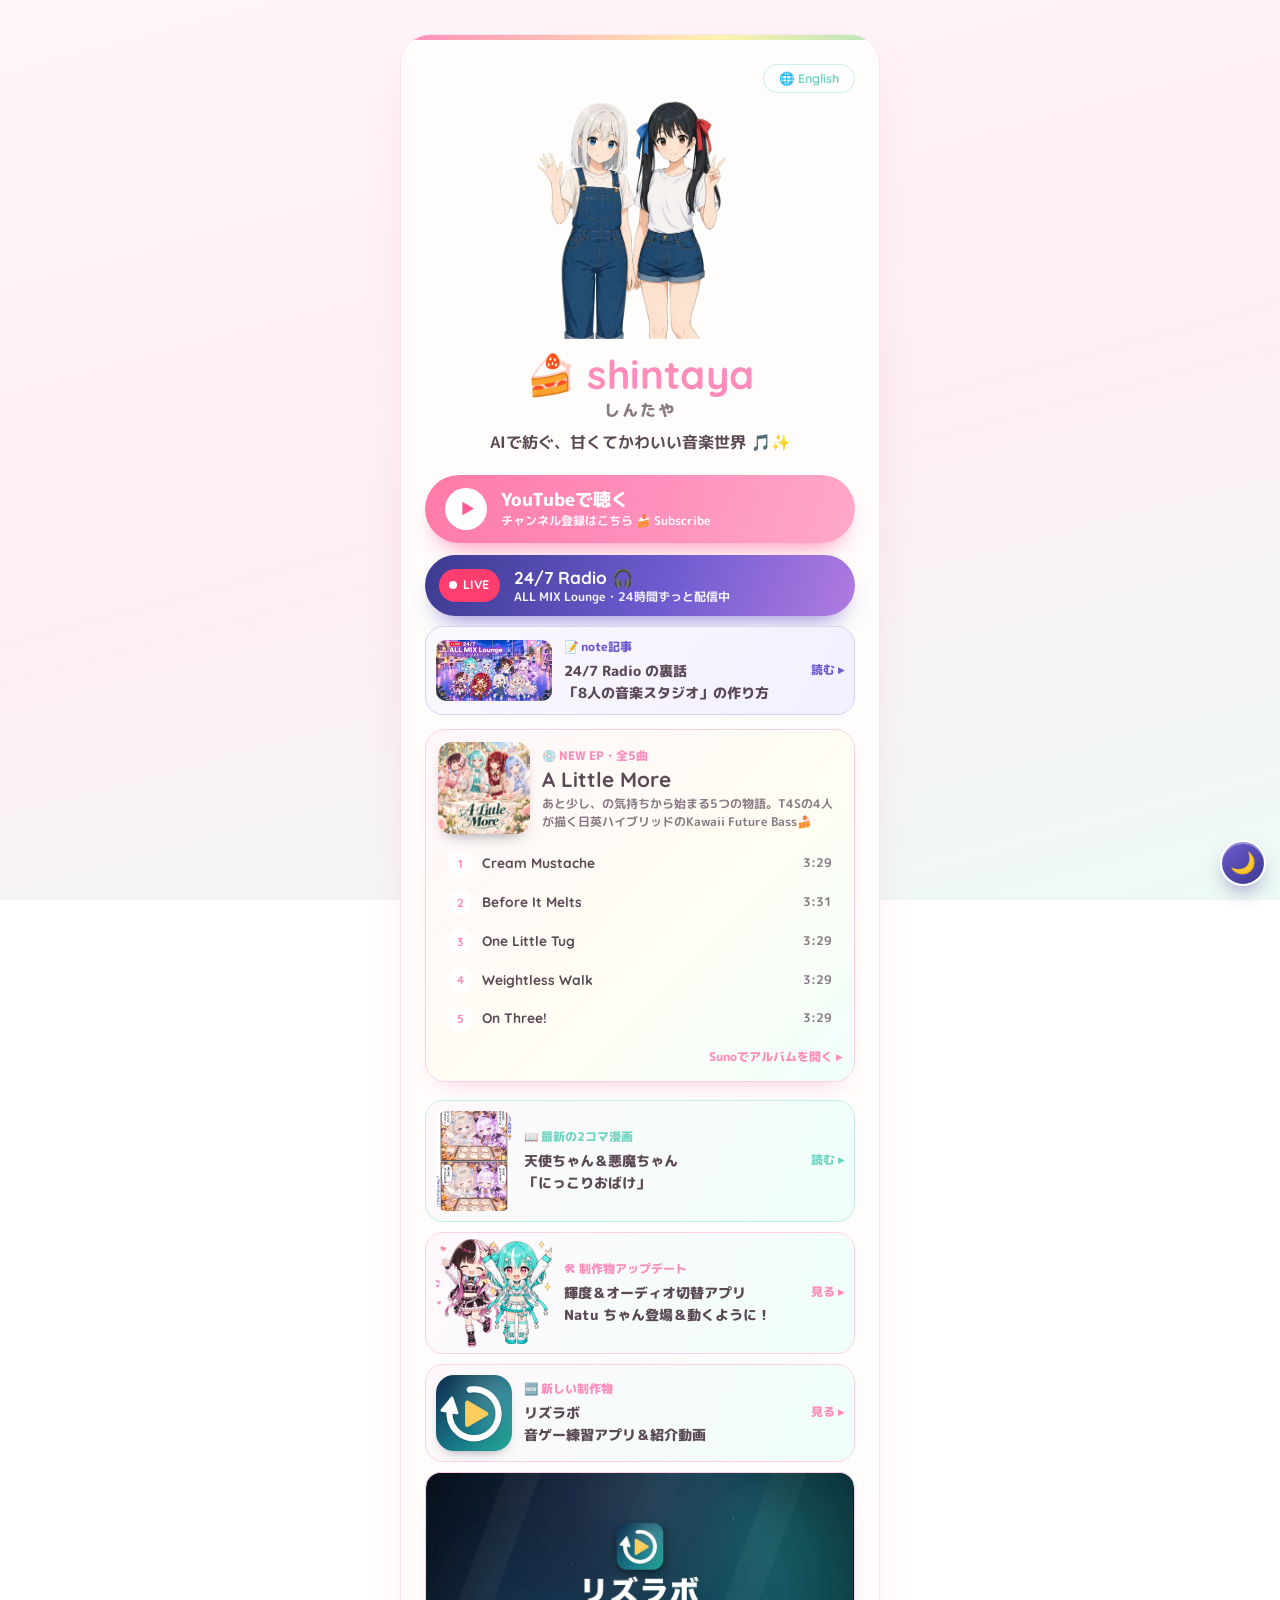
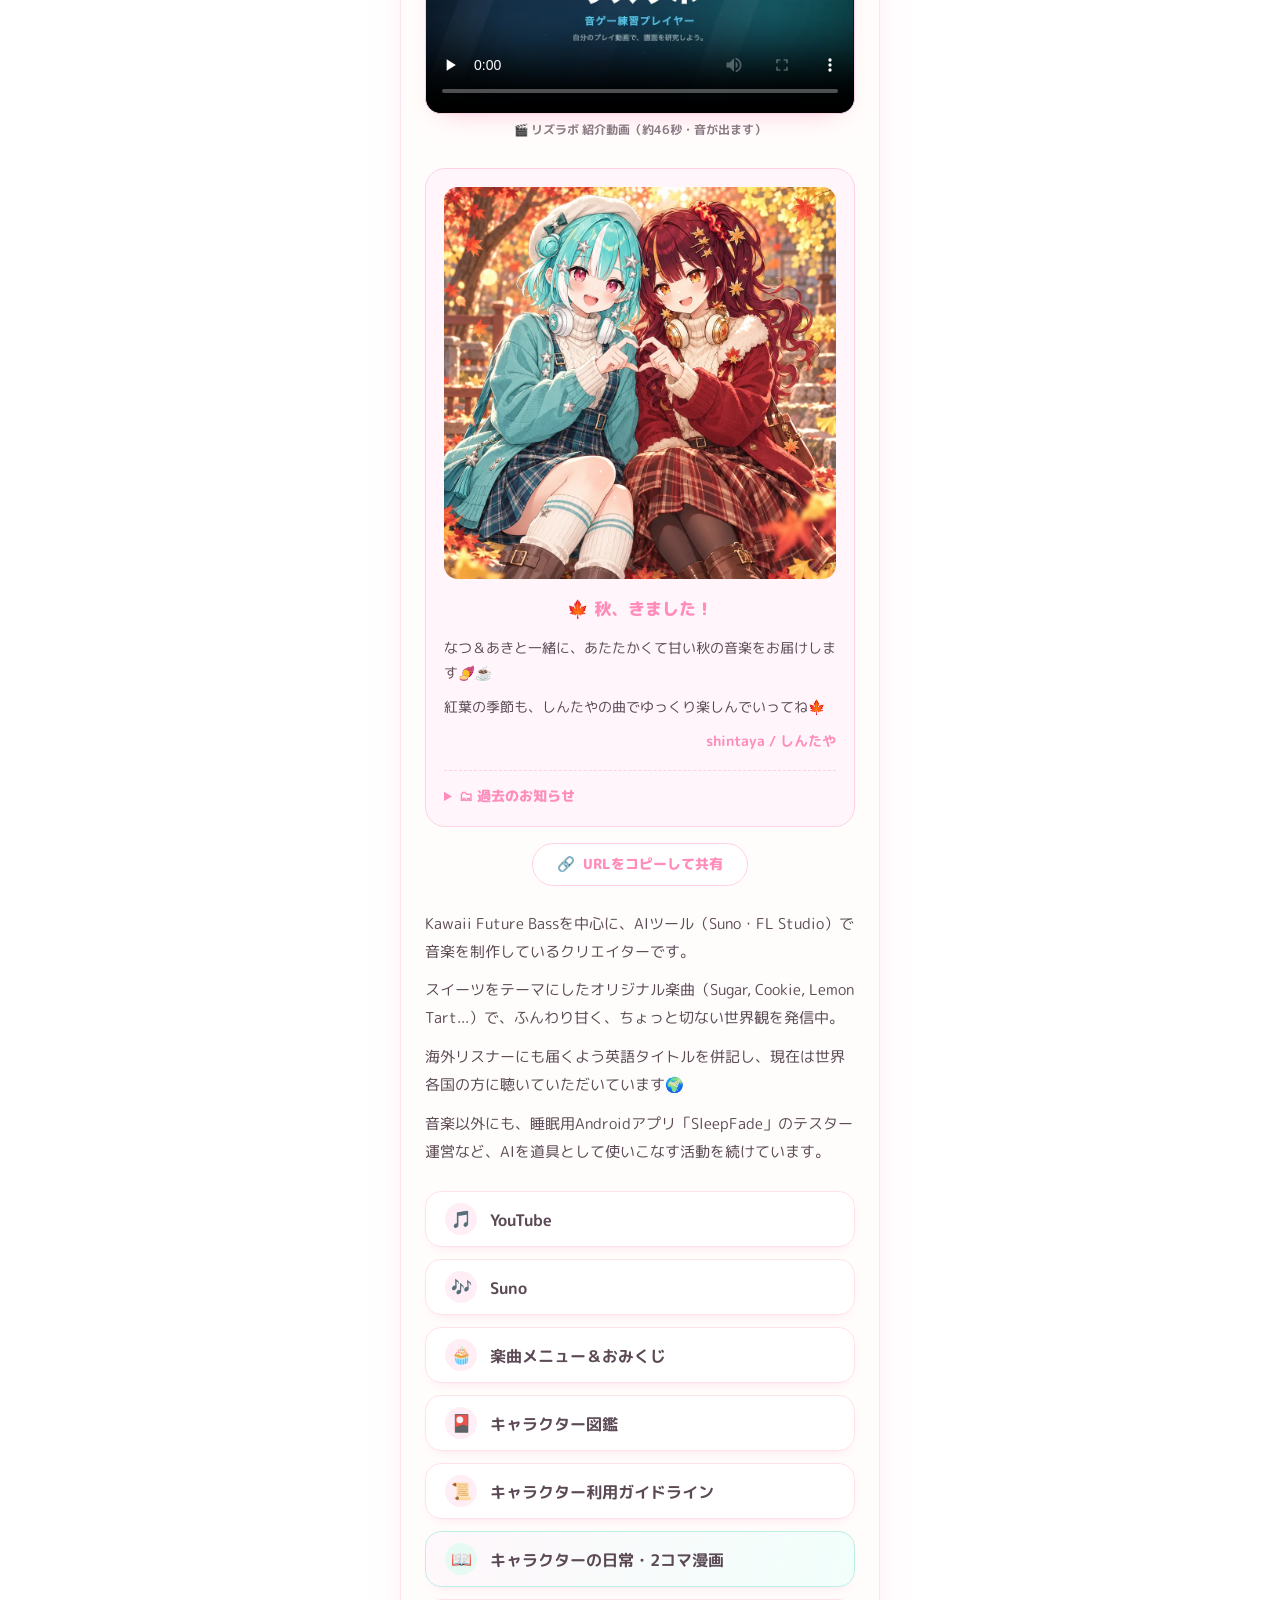
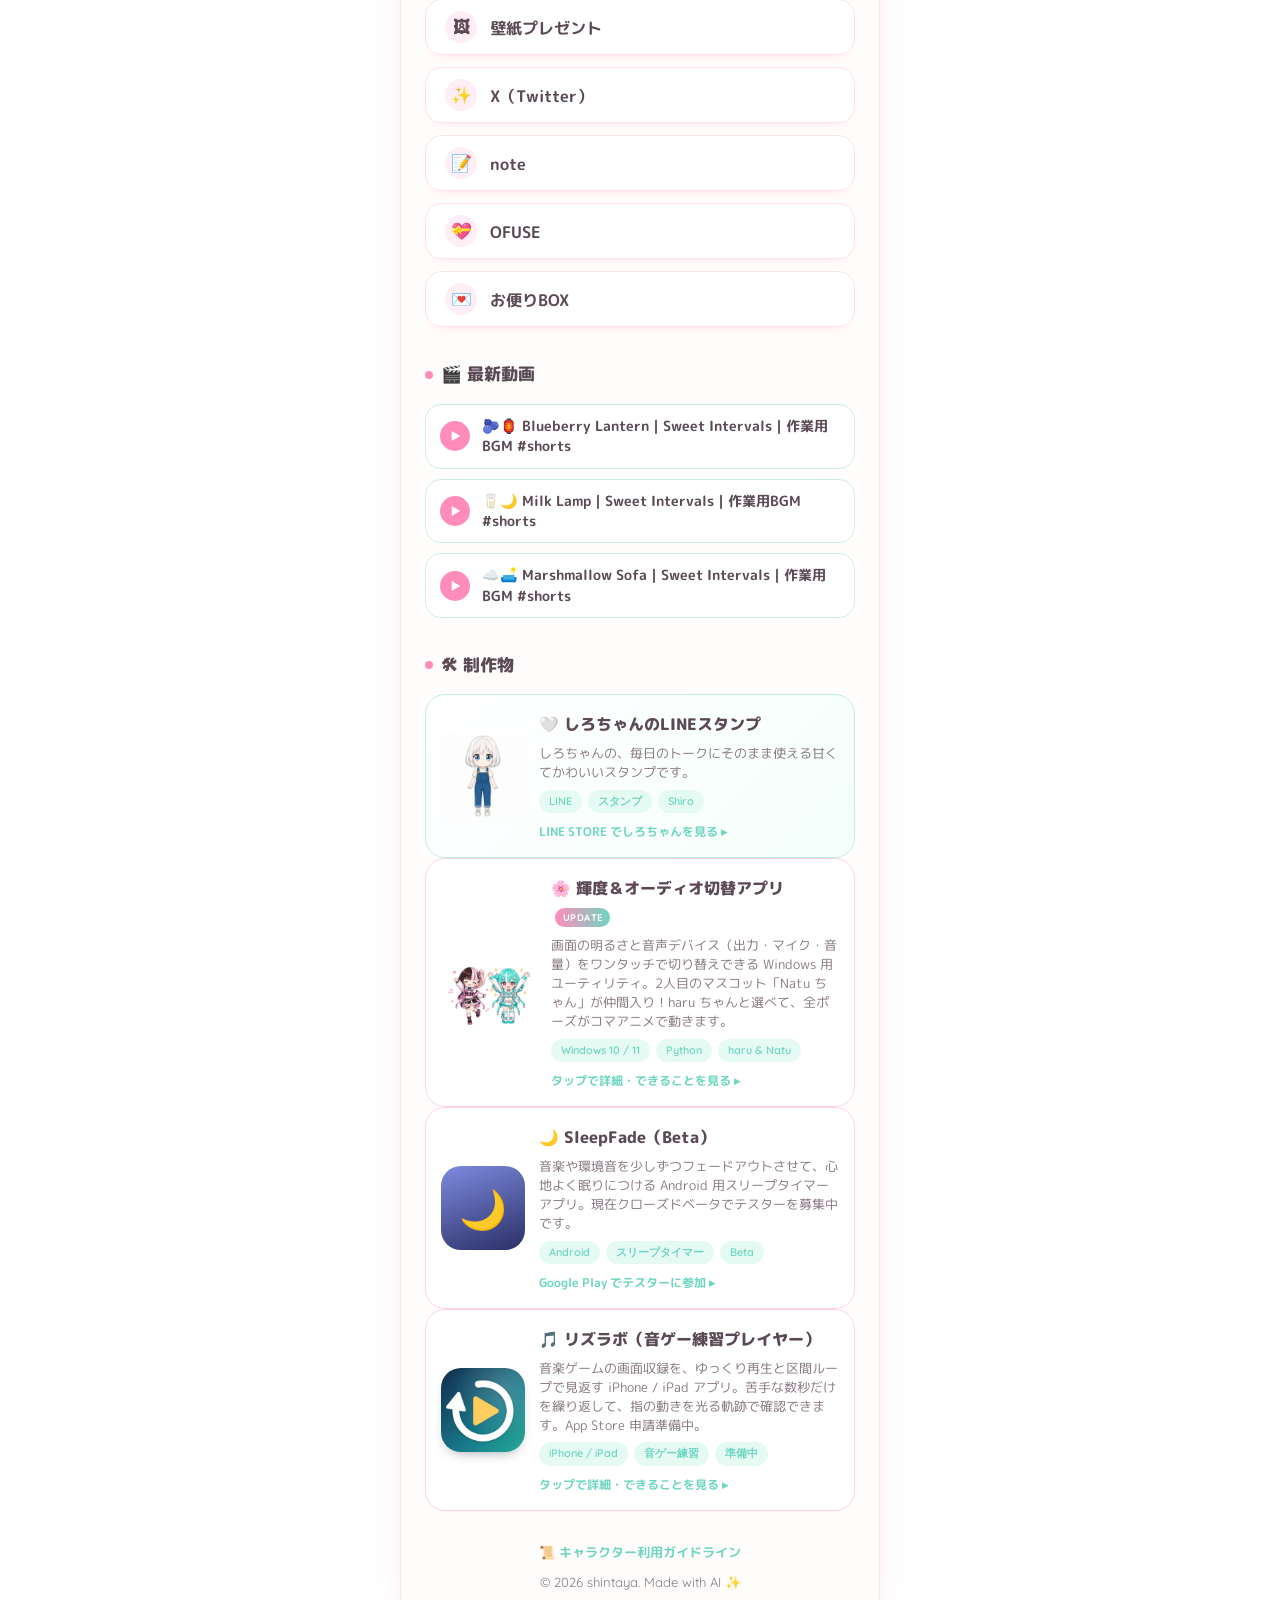
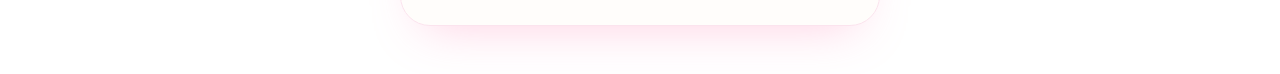
<file: index.html>
<!DOCTYPE html>
<html lang="ja" data-lang="ja">
<head>
  <meta charset="UTF-8">
  <meta name="viewport" content="width=device-width, initial-scale=1.0">
  <title>しんたや / shintaya — AIで紡ぐ、甘くてかわいい音楽世界</title>
  <meta name="description" content="Kawaii Future BassをAIツール（Suno・FL Studio）で制作するクリエイター・しんたやのポータル。スイーツがテーマのオリジナル楽曲を世界へ。">

  <meta property="og:type" content="website">
  <meta property="og:title" content="しんたや / shintaya — AIで紡ぐ、甘くてかわいい音楽世界">
  <meta property="og:description" content="Kawaii Future BassをAIツールで制作するクリエイター・しんたやのリンク集。スイーツテーマのオリジナル楽曲を世界へ🍰">
  <meta property="og:locale" content="ja_JP">
  <meta property="og:url" content="https://himawarihima09-svg.github.io/myprofile/">
  <meta property="og:image" content="https://himawarihima09-svg.github.io/myprofile/images/ogp.jpg">
  <meta property="og:image:width" content="1200">
  <meta property="og:image:height" content="630">
  <meta name="twitter:card" content="summary_large_image">

  <link rel="icon" href="data:image/svg+xml,<svg xmlns='http://www.w3.org/2000/svg' viewBox='0 0 100 100'><text y='.9em' font-size='90'>🍰</text></svg>">

  <link rel="preconnect" href="https://fonts.googleapis.com">
  <link rel="preconnect" href="https://fonts.gstatic.com" crossorigin>
  <link href="https://fonts.googleapis.com/css2?family=M+PLUS+Rounded+1c:wght@400;500;700;800&family=Quicksand:wght@500;600;700&display=swap" rel="stylesheet">

  <style>
    /* ===== Sugar Mist パレット（A案） ===== */
    :root {
      --pink:       #ffd1e3;
      --pink-deep:  #ff8cba;
      --mint:       #b8f2e6;
      --mint-deep:  #6fd6c2;
      --yellow:     #fff3b0;
      --ink:        #5b4a55;
      --ink-soft:   #8a7a84;
      --card:       #fffdfb;
      --card-border:#fbe4ee;
      --soft-shadow:0 22px 50px -24px rgba(255,140,186,.45);
    }

    * { margin: 0; padding: 0; box-sizing: border-box; }

    /* やわらかい白×ピンクのミストグラデーション */
    body {
      font-family: 'M PLUS Rounded 1c', 'Quicksand', sans-serif;
      color: var(--ink);
      line-height: 1.8;
      min-height: 100vh;
      background: linear-gradient(165deg, #fff6fa 0%, #fdeef4 52%, #edfaf5 100%);
      background-attachment: fixed;
      display: flex;
      justify-content: center;
      padding: 34px 16px 48px;
      -webkit-font-smoothing: antialiased;
    }

    /* ===== メインカード ===== */
    .card {
      width: 100%;
      max-width: 480px;
      background: var(--card);
      border: 1px solid var(--card-border);
      border-radius: 30px;
      padding: 28px 24px 30px;
      box-shadow: var(--soft-shadow);
      text-align: center;
      position: relative;
      overflow: hidden;
      animation: cardIn .7s cubic-bezier(.2,.7,.2,1) both;
    }
    /* 上部のきらめく帯 */
    .card::before {
      content: "";
      position: absolute;
      top: 0; left: 0; right: 0;
      height: 5px;
      background: linear-gradient(90deg, var(--pink-deep), var(--yellow), var(--mint-deep), var(--pink-deep));
      background-size: 200% 100%;
      animation: barShine 6s linear infinite;
    }

    @keyframes cardIn { from { opacity:0; transform:translateY(26px) scale(.985); } to { opacity:1; transform:none; } }
    @keyframes riseIn { from { opacity:0; transform:translateY(16px); } to { opacity:1; transform:none; } }
    @keyframes floaty { 0%,100% { transform:translateY(0); } 50% { transform:translateY(-8px); } }
    @keyframes barShine { 0% { background-position:0% 50%; } 100% { background-position:200% 50%; } }

    .reveal { animation: riseIn .6s cubic-bezier(.2,.7,.2,1) both; }

    /* ===== 季節ビジュアル（夏） ===== */
    .season {
      margin-top: 18px;
      background: #f1fbff;
      border: 1.5px solid #cdeef5;
      border-radius: 22px;
      padding: 12px 12px 14px;
    }
    .season-img { display: block; width: 100%; height: auto; border-radius: 16px; }
    .season-comment {
      margin-top: 12px;
      font-size: 0.9rem;
      font-weight: 700;
      line-height: 1.7;
      color: var(--ink);
    }

    /* ===== 言語切替ボタン ===== */
    .lang-toggle-wrap { text-align: right; margin: 0 0 2px; }
    .lang-toggle {
      font-family: 'Quicksand', sans-serif;
      font-size: 0.78rem;
      font-weight: 700;
      color: var(--mint-deep);
      background: #fff;
      border: 1.5px solid #cdeee6;
      border-radius: 999px;
      padding: 6px 15px;
      cursor: pointer;
      transition: background 0.2s ease, transform 0.15s ease;
    }
    .lang-toggle:hover { background: #f1fbf8; transform: translateY(-1px); }

    /* ===== ヒーロー：ウェルカムイラスト ===== */
    .hero-illust {
      display: block;
      width: 100%;
      max-width: 340px;
      height: auto;
      margin: 6px auto 2px;
      border-radius: 22px;
      animation: floaty 4s ease-in-out infinite;
    }

    /* ===== 名前・キャッチコピー ===== */
    .name {
      margin-top: 12px;
      line-height: 1.15;
    }
    .name .en { display: block; font-family: 'Quicksand', sans-serif; font-size: 2.3rem; font-weight: 700; color: var(--pink-deep); letter-spacing: 0.01em; }
    .name .ja { display: block; margin-top: 4px; font-size: 0.98rem; font-weight: 800; color: var(--ink-soft); letter-spacing: 0.12em; }

    /* ===== YouTube登録ボタン ===== */
    .yt-cta {
      display: flex; align-items: center; gap: 14px;
      max-width: 430px; margin: 18px auto 4px; padding: 13px 20px;
      border-radius: 999px; text-decoration: none; text-align: left; color: #fff;
      background: linear-gradient(110deg, #ff7aa8, #ff8cba 45%, #ffa9c9);
      box-shadow: 0 14px 26px -14px rgba(255,90,150,.85);
      transition: transform .15s ease, box-shadow .2s ease;
      animation: ctaPulse 2.8s ease-in-out infinite;
    }
    .yt-cta:hover { transform: translateY(-2px); box-shadow: 0 18px 30px -14px rgba(255,90,150,.95); }
    .yt-cta:focus-visible { outline: 3px solid var(--mint-deep); outline-offset: 3px; }
    .yt-cta-play {
      flex: 0 0 auto; width: 42px; height: 42px; border-radius: 50%;
      display: flex; align-items: center; justify-content: center;
      background: #fff; color: #ff5c93; font-size: .95rem; padding-left: 3px;
    }
    .yt-cta-text { display: flex; flex-direction: column; line-height: 1.35; }
    .yt-cta-main { font-size: 1.12rem; font-weight: 800; }
    .yt-cta-sub { font-size: .76rem; font-weight: 700; opacity: .95; }
    @keyframes ctaPulse { 0%,100% { box-shadow: 0 14px 26px -14px rgba(255,90,150,.85); } 50% { box-shadow: 0 14px 34px -10px rgba(255,90,150,.95); } }

    /* ===== 24/7 Radio（YouTubeの24時間配信）ボタン：夜の音楽スタジオ色 ===== */
    .radio-cta {
      display: flex; align-items: center; gap: 14px;
      max-width: 430px; margin: 12px auto 4px; padding: 11px 20px 11px 14px;
      border-radius: 999px; text-decoration: none; text-align: left; color: #fff;
      background: linear-gradient(110deg, #3b3a8f, #6d5bd0 55%, #b07be0);
      box-shadow: 0 14px 26px -14px rgba(90,70,200,.8);
      transition: transform .15s ease, box-shadow .2s ease;
    }
    .radio-cta:hover { transform: translateY(-2px); box-shadow: 0 18px 30px -14px rgba(90,70,200,.95); }
    .radio-cta:focus-visible { outline: 3px solid var(--mint-deep); outline-offset: 3px; }
    .radio-cta-live {
      flex: 0 0 auto; display: inline-flex; align-items: center; gap: 6px;
      padding: 5px 10px; border-radius: 999px;
      background: #ff3d6e; font-family: 'Quicksand', sans-serif; font-size: .78rem; font-weight: 700; letter-spacing: .04em;
    }
    .radio-cta-live::before {
      content: ""; width: 8px; height: 8px; border-radius: 50%; background: #fff;
      animation: liveBlink 1.6s ease-in-out infinite;
    }
    .radio-cta-text { display: flex; flex-direction: column; line-height: 1.35; min-width: 0; }
    .radio-cta-main { font-family: 'Quicksand', 'M PLUS Rounded 1c', sans-serif; font-size: 1.08rem; font-weight: 700; }
    .radio-cta-sub { font-size: .74rem; font-weight: 700; opacity: .92; }
    @keyframes liveBlink { 0%,100% { opacity: 1; } 50% { opacity: .25; } }
    .catch { margin-top: 9px; font-size: 1rem; font-weight: 700; color: var(--ink); }
    .catch .lang-en { font-family: 'Quicksand', sans-serif; color: var(--mint-deep); }
    .latest-comic {
      display: grid;
      grid-template-columns: 76px minmax(0, 1fr) auto;
      align-items: center;
      gap: 12px;
      max-width: 430px;
      margin: 18px auto 0;
      padding: 10px;
      border: 1.5px solid #bfeee3;
      border-radius: 18px;
      background: linear-gradient(120deg, #fff8fc, #effff9);
      color: var(--ink);
      text-align: left;
      text-decoration: none;
      transition: transform .15s ease, border-color .2s ease;
    }
    .latest-comic:hover { transform: translateY(-2px); border-color: var(--mint-deep); }
    .latest-comic img { display:block; width:76px; height:100px; object-fit:cover; border-radius:11px; }
    .latest-comic-kicker { display:block; color:var(--mint-deep); font-size:.72rem; font-weight:800; }
    .latest-comic-title { display:block; margin-top:2px; font-size:.9rem; font-weight:800; line-height:1.55; }
    .latest-comic-more { color:var(--mint-deep); font-size:.78rem; font-weight:800; white-space:nowrap; }
    .latest-comic + .latest-comic { margin-top: 10px; }
    .latest-work { border-color: var(--pink); }
    .latest-work:hover { border-color: var(--pink-deep); }
    .latest-work .latest-comic-kicker, .latest-work .latest-comic-more { color: var(--pink-deep); }
    .latest-work { grid-template-columns: 116px minmax(0, 1fr) auto; padding: 6px 10px; }
    .latest-work-duo { display:flex; width:116px; height:108px; }
    .latest-comic .latest-work-duo img { width:72px; height:108px; object-fit:cover; object-position:center bottom; border-radius:0; }
    .latest-work-duo img + img { margin-left:-28px; }
    .latest-app { grid-template-columns: 76px minmax(0, 1fr) auto; padding: 10px; }
    /* note記事（24/7 Radio の裏話）：横長サムネ＋ラジオボタンと同じ紫 */
    .latest-note { grid-template-columns: 116px minmax(0, 1fr) auto; margin-top: 10px; border-color: #d9d0f5; background: linear-gradient(120deg, #fbf8ff, #f3f0ff); }
    .latest-note:hover { border-color: #8a77e0; }
    .latest-note .latest-comic-kicker, .latest-note .latest-comic-more { color: #6d5bd0; }
    .latest-comic.latest-note img { width: 116px; height: 61px; object-fit: cover; border-radius: 10px; }
    .latest-video { max-width: 430px; margin: 10px auto 0; }
    .latest-video video {
      display:block; width:100%; height:auto; aspect-ratio:16/9;
      border-radius:16px; border:1.5px solid var(--pink); background:#0e1b2e;
      box-shadow:0 12px 26px -18px rgba(255,140,186,.75);
    }
    .latest-video figcaption { margin-top:6px; font-size:.72rem; font-weight:700; color:var(--ink-soft); text-align:center; }
    .latest-comic.latest-app img { height:76px; border-radius:18px; box-shadow:0 6px 14px -8px rgba(14,26,46,.55); }

    /* ===== アルバム（Sunoの曲プレイヤーをページ内で再生） ===== */
    .album {
      max-width: 430px; margin: 14px auto 0; padding: 12px;
      border: 1.5px solid var(--pink); border-radius: 20px; text-align: left;
      background: linear-gradient(135deg, #fff6fa, #fffdf3 55%, #f0fffa);
      box-shadow: 0 12px 26px -18px rgba(255,140,186,.75);
    }
    .album-head { display: grid; grid-template-columns: 92px minmax(0, 1fr); gap: 12px; align-items: center; }
    .album-cover { display:block; width:92px; height:92px; object-fit:cover; border-radius:14px; box-shadow:0 8px 16px -10px rgba(14,26,46,.6); }
    .album-kicker { display:block; color:var(--pink-deep); font-size:.72rem; font-weight:800; }
    .album-title { display:block; margin-top:1px; font-family:'Quicksand', sans-serif; font-size:1.3rem; font-weight:700; color:var(--ink); line-height:1.2; }
    .album-desc { display:block; margin-top:3px; font-size:.74rem; font-weight:700; color:var(--ink-soft); line-height:1.5; }
    .album-tracks { list-style:none; margin:10px 0 0; padding:0; }
    .album-track {
      display:flex; align-items:center; gap:10px; width:100%;
      padding:7px 10px; border:0; border-radius:12px; background:transparent;
      font:inherit; font-size:.86rem; font-weight:700; color:var(--ink); text-align:left; cursor:pointer;
    }
    .album-track:hover { background: rgba(255,209,227,.45); }
    .album-track:focus-visible { outline: 2px solid var(--mint-deep); outline-offset: 1px; }
    .album-track[aria-pressed="true"] { background: var(--pink); }
    .album-track-no {
      flex:0 0 auto; width:24px; height:24px; border-radius:50%;
      display:flex; align-items:center; justify-content:center;
      background:#fff; color:var(--pink-deep); font-family:'Quicksand', sans-serif; font-size:.74rem; font-weight:700;
    }
    .album-track[aria-pressed="true"] .album-track-no { background:var(--pink-deep); color:#fff; }
    .album-track-name { flex:1 1 auto; min-width:0; font-family:'Quicksand', 'M PLUS Rounded 1c', sans-serif; }
    .album-track-len { color:var(--ink-soft); font-size:.72rem; }
    .album-player { margin-top:8px; }
    .album-player iframe { display:block; width:100%; height:152px; border:0; border-radius:14px; background:#1f2550; }
    .album-more { display:block; margin-top:8px; color:var(--pink-deep); font-size:.78rem; font-weight:800; text-align:right; text-decoration:none; }
    .album-more:hover { text-decoration: underline; }

    /* ===== URL共有ボタン ===== */
    .copyurl-wrap { margin-top: 16px; }
    .copyurl-btn {
      display: inline-flex;
      align-items: center;
      gap: 8px;
      font-family: inherit;
      font-size: 0.9rem;
      font-weight: 800;
      color: var(--pink-deep);
      background: #fff;
      border: 1.5px solid var(--pink);
      border-radius: 999px;
      padding: 10px 24px;
      cursor: pointer;
      transition: transform 0.15s ease, background 0.2s ease, color 0.2s ease, border-color 0.2s ease;
    }
    .copyurl-btn:hover { transform: translateY(-2px); background: #fff6fa; }
    .copyurl-btn:active { transform: translateY(0); }
    .copyurl-btn.copied { color: var(--mint-deep); border-color: var(--mint); background: #f1fbf8; }

    /* ===== 自己紹介文 ===== */
    .bio { margin-top: 24px; font-size: 0.94rem; line-height: 1.85; text-align: left; color: var(--ink); }
    .bio p { margin-bottom: 11px; }
    .bio .lang-en { font-family: 'Quicksand', sans-serif; }

    /* ===== リンクボタン群 ===== */
    .links { margin-top: 26px; display: flex; flex-direction: column; gap: 12px; }
    .link-btn {
      display: flex;
      align-items: center;
      gap: 13px;
      min-height: 56px;
      padding: 11px 19px;
      border-radius: 16px;
      font-size: 1.02rem;
      font-weight: 700;
      text-decoration: none;
      color: var(--ink);
      background: #fff;
      border: 1.5px solid #ffe1ec;
      box-shadow: 0 6px 14px -11px rgba(255,140,186,.6);
      transition: transform 0.15s ease, box-shadow 0.2s ease, border-color 0.2s ease, background 0.2s ease;
    }
    .link-btn:hover {
      transform: translateY(-2px);
      border-color: var(--pink-deep);
      background: #fff6fa;
      box-shadow: 0 11px 20px -13px rgba(255,140,186,.7);
    }
    .link-btn:focus-visible { outline: 3px solid var(--pink-deep); outline-offset: 3px; }
    .link-btn .ico {
      width: 32px; height: 32px; flex: 0 0 auto;
      display: flex; align-items: center; justify-content: center;
      border-radius: 50%; background: #ffeef5; font-size: 1.05rem;
    }
    .link-btn.beta .ico { background: #e6faf4; }
    .link-btn--comics {
      background: linear-gradient(110deg, #fff7fb, #f1fffb);
      border-color: #bfeee3;
    }
    .link-btn--comics .ico { background: #e6faf4; }

    /* ===== セクション見出し ===== */
    .section-title {
      font-size: 1.05rem;
      font-weight: 800;
      margin: 32px 0 14px;
      color: var(--ink);
      display: flex;
      align-items: center;
      gap: 8px;
    }
    .section-title::before {
      content: "";
      width: 8px; height: 8px; border-radius: 50%;
      background: var(--pink-deep);
    }

    /* ===== 最新動画 ===== */
    .videos { display: flex; flex-direction: column; gap: 10px; }
    .video-item {
      display: flex;
      align-items: center;
      gap: 12px;
      text-align: left;
      text-decoration: none;
      color: var(--ink);
      background: #fff;
      border: 1.5px solid #cdeee6;
      border-radius: 16px;
      padding: 11px 14px;
      font-size: 0.88rem;
      font-weight: 700;
      line-height: 1.45;
      transition: transform 0.15s ease, border-color 0.2s ease, background 0.2s ease;
    }
    .video-item:hover { transform: translateY(-2px); border-color: var(--pink-deep); background: #fff6fa; }
    .video-item:focus-visible { outline: 3px solid var(--pink-deep); outline-offset: 3px; }
    .video-play {
      flex: 0 0 auto;
      width: 30px; height: 30px;
      border-radius: 50%;
      background: var(--pink-deep);
      color: #fff;
      display: flex; align-items: center; justify-content: center;
      font-size: 0.68rem;
    }

    /* ===== 制作物 ===== */
    .work-card {
      display: flex;
      align-items: center;
      gap: 14px;
      text-align: left;
      background: #fff;
      border: 1.5px solid var(--pink);
      border-radius: 20px;
      padding: 15px;
      cursor: pointer;
      text-decoration: none;
      color: var(--ink);
      transition: transform 0.15s ease, border-color 0.2s ease;
    }
    .work-card:hover { transform: translateY(-2px); border-color: var(--pink-deep); }
    .work-card--stamp { border-color: #bfeee3; background: linear-gradient(135deg, #ffffff, #f4fffb); }
    .work-card--stamp:hover { border-color: var(--mint-deep); }
    .work-img { flex: 0 0 auto; width: 84px; height: 84px; object-fit: contain; }
    .work-duo { flex: 0 0 auto; display: flex; width: 96px; height: 84px; }
    .work-duo img { width: 58px; height: 84px; object-fit: contain; object-position: bottom; }
    .work-duo img + img { margin-left: -20px; }
    .work-new {
      display: inline-block; margin-left: 4px; padding: 1px 8px; vertical-align: 2px;
      font-family: 'Quicksand', sans-serif; font-size: 0.6rem; font-weight: 700; letter-spacing: .04em;
      color: #fff; background: linear-gradient(90deg, var(--pink-deep), var(--mint-deep)); border-radius: 999px;
    }
    .work-icon {
      flex: 0 0 auto; width: 84px; height: 84px;
      display: flex; align-items: center; justify-content: center;
      border-radius: 20px; font-size: 2.4rem;
    }
    .work-icon--sleepfade { background: linear-gradient(160deg, #7d8be0, #2b2f66); }
    .work-icon--rhythmloop { background: linear-gradient(160deg, #ffb0d0, #6fd6c2); }
    .work-icon--img { object-fit: cover; box-shadow: 0 6px 14px -8px rgba(14,26,46,.55); }
    .work-title { font-size: 0.98rem; font-weight: 800; color: var(--ink); margin-bottom: 5px; }
    .work-desc { font-size: 0.79rem; line-height: 1.5; color: var(--ink-soft); margin-bottom: 8px; }
    .work-tags { display: flex; flex-wrap: wrap; gap: 6px; }
    .work-tags > span {
      font-family: 'Quicksand', sans-serif;
      font-size: 0.68rem;
      font-weight: 600;
      color: var(--mint-deep);
      background: #e6faf4;
      border-radius: 999px;
      padding: 2px 10px;
    }
    .work-more { font-size: 0.74rem; font-weight: 700; color: var(--mint-deep); margin-top: 8px; }

    /* ===== お知らせ ===== */
    .news {
      margin-top: 28px;
      background: #fff5fa;
      border: 1.5px solid var(--pink);
      border-radius: 20px;
      padding: 18px;
      text-align: left;
    }
    .news-banner { display: block; width: 100%; height: auto; border-radius: 14px; margin-bottom: 14px; }
    .news-title { font-size: 1.08rem; font-weight: 800; color: var(--pink-deep); text-align: center; margin-bottom: 12px; }
    .news-body { font-size: 0.87rem; line-height: 1.75; color: var(--ink); }
    .news-body p { margin-bottom: 10px; }
    .news-body .lang-en { font-family: 'Quicksand', sans-serif; }
    .news-sign { text-align: right; font-weight: 700; color: var(--pink-deep); }
    .news-link { display: inline-block; margin-top: 4px; font-size: 0.82rem; font-weight: 700; color: var(--mint-deep); text-decoration: none; }
    .news-link:hover { text-decoration: underline; }

    .backnumbers { margin-top: 16px; border-top: 1.5px dashed var(--pink); padding-top: 12px; }
    .backnumbers > summary { cursor: pointer; font-weight: 800; font-size: 0.87rem; color: var(--pink-deep); }
    .bn-item { margin-top: 11px; background: #fff; border: 1px solid var(--pink); border-radius: 14px; padding: 11px 13px; }
    .bn-item > summary { cursor: pointer; font-size: 0.84rem; font-weight: 700; color: var(--ink); }
    .bn-item .news-banner { margin-top: 10px; }

    /* ===== フッター ===== */
    .guide-link { display: inline-block; margin-bottom: 6px; font-family: 'M PLUS Rounded 1c', sans-serif; font-weight: 700; color: var(--mint-deep); text-decoration: none; }
    .guide-link:hover { text-decoration: underline; }
    footer { margin-top: 30px; font-family: 'Quicksand', sans-serif; font-size: 0.82rem; color: var(--ink-soft); }

    @media (max-width: 520px) {
      .hero-illust { max-width: 280px; }
      .latest-comic { gap: 10px; padding: 8px 10px; }
      .latest-comic, .latest-app { grid-template-columns: 60px minmax(0, 1fr) auto; }
      .latest-comic img { width: 60px; height: 80px; }
      .latest-comic.latest-app img { height: 60px; border-radius: 14px; }
      .latest-work { grid-template-columns: 86px minmax(0, 1fr) auto; }
      .latest-work-duo { width: 86px; height: 82px; }
      .latest-work.latest-app { grid-template-columns: 60px minmax(0, 1fr) auto; }
      .latest-note { grid-template-columns: 92px minmax(0, 1fr) auto; }
      .latest-comic.latest-note img { width: 92px; height: 48px; }
      .latest-comic .latest-work-duo img { width: 54px; height: 82px; }
      .latest-work-duo img + img { margin-left: -22px; }
      .latest-comic-title { font-size: .84rem; line-height: 1.45; }
      .latest-comic-kicker { font-size: .68rem; }
      .latest-comic-more { font-size: .72rem; }
      .work-card { padding: 13px 12px; gap: 12px; }
      .work-img, .work-icon { width: 64px; height: 64px; }
      .work-duo { width: 74px; height: 70px; }
      .work-duo img { width: 46px; height: 70px; }
      .work-duo img + img { margin-left: -18px; }
    }
    @media (min-width: 480px) {
      .name .en { font-size: 2.5rem; }
      .hero-illust { max-width: 360px; }
    }
    @media (prefers-reduced-motion: reduce) {
      * { animation: none !important; }
      .link-btn, .video-item, .work-card, .copyurl-btn, .yt-cta, .radio-cta { transition: none; }
    }
  </style>
  <link rel="stylesheet" href="css/sweet.css?v=20261026">
  <script src="js/theme.js?v=20261026"></script>
</head>
<body>
  <main class="card">

    <!-- ===== 言語切替（JP / EN） ===== -->
    <div class="lang-toggle-wrap">
      <button type="button" class="lang-toggle" id="langToggle">🌐 English</button>
    </div>

    <!-- ===== ヒーロー ===== -->
    <img class="hero-illust" src="images/shiro_kuro.webp" width="800" height="533"
         alt="しろちゃんとくろちゃんが手を振って出迎えるイラスト" decoding="async">
    <h1 class="name"><span class="en">🍰 shintaya</span><span class="ja">しんたや</span></h1>
    <p class="catch">
      <span class="lang-ja">AIで紡ぐ、甘くてかわいい音楽世界 🎵✨</span>
      <span class="lang-en" lang="en" hidden>Weaving sweet, kawaii music with AI 🎵✨</span>
    </p>
    <!-- ===== YouTube登録ボタン（いちばん目立つ場所に） ===== -->
    <a class="yt-cta" href="https://www.youtube.com/@shintaya-z1f?sub_confirmation=1" target="_blank" rel="noopener">
      <span class="yt-cta-play" aria-hidden="true">▶</span>
      <span class="yt-cta-text">
        <span class="yt-cta-main"><span class="lang-ja">YouTubeで聴く</span><span class="lang-en" lang="en" hidden>Listen on YouTube</span></span>
        <span class="yt-cta-sub"><span class="lang-ja">チャンネル登録はこちら 🍰 Subscribe</span><span class="lang-en" lang="en" hidden>Subscribe for sweet new tunes 🍰</span></span>
      </span>
    </a>
    <!-- ===== 24/7 Radio（/live は配信を作り直しても今のライブに飛ぶ） ===== -->
    <a class="radio-cta" href="https://www.youtube.com/@shintaya-z1f/live" target="_blank" rel="noopener">
      <span class="radio-cta-live">LIVE</span>
      <span class="radio-cta-text">
        <span class="radio-cta-main">24/7 Radio 🎧</span>
        <span class="radio-cta-sub"><span class="lang-ja">ALL MIX Lounge・24時間ずっと配信中</span><span class="lang-en" lang="en" hidden>ALL MIX Lounge · streaming 24/7</span></span>
      </span>
    </a>
    <a class="latest-comic latest-note" href="https://note.com/shintaya_goshow/n/n42ba1baaa873" target="_blank" rel="noopener">
      <img src="images/note_247_radio_thumb.webp" width="464" height="243" alt="24時間配信「ALL MIX Lounge」の画面。8人のちびキャラが音楽スタジオで踊るイラスト" decoding="async">
      <span>
        <span class="latest-comic-kicker"><span class="lang-ja">📝 note記事</span><span class="lang-en" lang="en" hidden>📝 Blog post (note)</span></span>
        <span class="latest-comic-title"><span class="lang-ja">24/7 Radio の裏話<br>「8人の音楽スタジオ」の作り方</span><span class="lang-en" lang="en" hidden>Behind the 24/7 Radio<br>How the studio was made</span></span>
      </span>
      <span class="latest-comic-more"><span class="lang-ja">読む ▸</span><span class="lang-en" lang="en" hidden>Read ▸</span></span>
    </a>
    <!-- ===== アルバム（曲を押すとSunoの公式プレイヤーがここに出て、そのまま再生できる） ===== -->
    <section class="album" aria-label="アルバム A Little More">
      <div class="album-head">
        <img class="album-cover" src="images/music/a_little_more.jpg" width="400" height="400"
             alt="アルバム「A Little More」のジャケット（T4Sの4人のティーパーティー）" decoding="async">
        <div>
          <span class="album-kicker"><span class="lang-ja">💿 NEW EP・全5曲</span><span class="lang-en" lang="en" hidden>💿 NEW EP · 5 songs</span></span>
          <span class="album-title" lang="en">A Little More</span>
          <span class="album-desc"><span class="lang-ja">あと少し、の気持ちから始まる5つの物語。T4Sの4人が描く日英ハイブリッドのKawaii Future Bass🍰</span><span class="lang-en" lang="en" hidden>Five stories that start with “just a little more.” A bilingual Kawaii Future Bass EP by the T4S girls🍰</span></span>
        </div>
      </div>
      <ol class="album-tracks">
        <li><button type="button" class="album-track" data-song="a16ac542-c13b-41ed-80ff-9ba502c6f8c3" aria-pressed="false"><span class="album-track-no">1</span><span class="album-track-name">Cream Mustache</span><span class="album-track-len">3:29</span></button></li>
        <li><button type="button" class="album-track" data-song="0bbc6e75-0919-419c-ab2c-79d3932f6fce" aria-pressed="false"><span class="album-track-no">2</span><span class="album-track-name">Before It Melts</span><span class="album-track-len">3:31</span></button></li>
        <li><button type="button" class="album-track" data-song="249f53d2-15ce-4988-bfd9-0f6c085a71ae" aria-pressed="false"><span class="album-track-no">3</span><span class="album-track-name">One Little Tug</span><span class="album-track-len">3:29</span></button></li>
        <li><button type="button" class="album-track" data-song="c7a83574-5406-4826-ae5f-022f7ad8dd14" aria-pressed="false"><span class="album-track-no">4</span><span class="album-track-name">Weightless Walk</span><span class="album-track-len">3:29</span></button></li>
        <li><button type="button" class="album-track" data-song="30e32aef-7a5d-4fdb-a842-d9b007d8d74b" aria-pressed="false"><span class="album-track-no">5</span><span class="album-track-name">On Three!</span><span class="album-track-len">3:29</span></button></li>
      </ol>
      <div class="album-player" id="albumPlayer" hidden></div>
      <a class="album-more" href="https://suno.com/album/4e9914ff-8a15-4828-b34d-7f0c2c59c4d7" target="_blank" rel="noopener"><span class="lang-ja">Sunoでアルバムを開く ▸</span><span class="lang-en" lang="en" hidden>Open the album on Suno ▸</span></a>
    </section>
    <a class="latest-comic" href="comic.html?comic=halloween-ghost-cookies#reader">
      <img src="images/comics/tenshi_akuma_halloween_ghost_cookies_thumb.webp" width="228" height="342" alt="天使ちゃんと悪魔ちゃんの2コマ漫画「にっこりおばけ」" decoding="async">
      <span>
        <span class="latest-comic-kicker"><span class="lang-ja">📖 最新の2コマ漫画</span><span class="lang-en" lang="en" hidden>📖 Latest 2-panel Comic</span></span>
        <span class="latest-comic-title"><span class="lang-ja">天使ちゃん＆悪魔ちゃん<br>「にっこりおばけ」</span><span class="lang-en" lang="en" hidden>Angel &amp; Devil<br>“Smiling Ghost Cookies”</span></span>
      </span>
      <span class="latest-comic-more"><span class="lang-ja">読む ▸</span><span class="lang-en" lang="en" hidden>Read ▸</span></span>
    </a>
    <a class="latest-comic latest-work" href="app.html">
      <span class="latest-work-duo">
        <img src="images/app/haru_bright.webp" width="300" height="300" alt="ダンスする haru ちゃん" decoding="async">
        <img src="images/app/natu_bright.webp" width="300" height="300" alt="応援する Natu ちゃん" decoding="async">
      </span>
      <span>
        <span class="latest-comic-kicker"><span class="lang-ja">🛠 制作物アップデート</span><span class="lang-en" lang="en" hidden>🛠 Works Update</span></span>
        <span class="latest-comic-title"><span class="lang-ja">輝度＆オーディオ切替アプリ<br>Natu ちゃん登場＆動くように！</span><span class="lang-en" lang="en" hidden>Brightness &amp; Audio Switcher<br>Natu joins &amp; now animated!</span></span>
      </span>
      <span class="latest-comic-more"><span class="lang-ja">見る ▸</span><span class="lang-en" lang="en" hidden>See ▸</span></span>
    </a>
    <a class="latest-comic latest-work latest-app" href="rhythmlab.html">
      <img src="images/rhythmlab/icon.webp" width="240" height="240" alt="リズラボのアプリアイコン" decoding="async">
      <span>
        <span class="latest-comic-kicker"><span class="lang-ja">🆕 新しい制作物</span><span class="lang-en" lang="en" hidden>🆕 New Work</span></span>
        <span class="latest-comic-title"><span class="lang-ja">リズラボ<br>音ゲー練習アプリ＆紹介動画</span><span class="lang-en" lang="en" hidden>RhythmLab<br>Rhythm-game practice app &amp; trailer</span></span>
      </span>
      <span class="latest-comic-more"><span class="lang-ja">見る ▸</span><span class="lang-en" lang="en" hidden>See ▸</span></span>
    </a>
    <figure class="latest-video">
      <video controls playsinline preload="none" width="1920" height="1080"
             poster="video/rhythmlab-promo-poster-sm.webp" aria-label="リズラボの紹介動画">
        <source src="video/rhythmlab-promo.mp4" type="video/mp4">
      </video>
      <figcaption><span class="lang-ja">🎬 リズラボ 紹介動画（約46秒・音が出ます）</span><span class="lang-en" lang="en" hidden>🎬 RhythmLab trailer (46 s, with sound)</span></figcaption>
    </figure>

    <!-- ===== お知らせ ===== -->
    <section class="news reveal" style="animation-delay:.3s" aria-label="お知らせ">
      <article class="news-item">
      <img class="news-banner" src="images/autumn_natsu_aki_v3.webp" width="1000" height="1000"
           alt="なつちゃんとあきちゃんの秋コーデイラスト（紅葉の中で指ハート）" decoding="async">
      <p class="news-title">
        <span class="lang-ja">🍁 秋、きました！</span>
        <span class="lang-en" hidden>🍁 Autumn is here!</span>
      </p>
      <div class="news-body">
        <div class="lang-ja">
          <p>なつ＆あきと一緒に、あたたかくて甘い秋の音楽をお届けします🍠☕️</p>
          <p>紅葉の季節も、しんたやの曲でゆっくり楽しんでいってね🍁</p>
        </div>
        <div class="lang-en" lang="en" hidden>
          <p>With Natsu &amp; Aki, here's to a warm and sweet autumn of music🍠☕️</p>
          <p>Enjoy the season of autumn leaves with shintaya's tunes🍁</p>
        </div>
        <p class="news-sign">shintaya / しんたや</p>
      </div>
      </article>

      <!-- BACKNUMBERS_START -->
      <details class="backnumbers">
        <summary><span class="lang-ja">🗂 過去のお知らせ</span><span class="lang-en" hidden>🗂 Past announcements</span></summary>
        <details class="bn-item">
          <summary><span class="lang-ja">🎉 2026-06-18 ポータルサイト公開</span><span class="lang-en" hidden>🎉 2026-06-18 — Portal site launched</span></summary>
          <img class="news-banner" src="images/news_portal_open.jpg" width="1000" height="1000"
               alt="ポータルサイト公開！ Portal Site OPEN!（T4Sチビ4人）" loading="lazy">
          <div class="news-body">
            <div class="lang-ja">
              <p>しんたやの活動（音楽・楽曲メニュー・キャラクター図鑑・壁紙・お便りBOX）が、ぜんぶこのページから辿れるようになりました🍰</p>
              <p>気になるところを、ぜひのぞいてみてください。右上の🌐から英語表示にも切り替えられます🌍</p>
            </div>
            <div class="lang-en" lang="en" hidden>
              <p>Everything — music, the song menu, character gallery, wallpapers, and the letter box — is now reachable right from this page🍰</p>
              <p>Have a look around! You can switch to English anytime with the 🌐 button at the top right🌍</p>
            </div>
            <p class="news-sign">shintaya / しんたや</p>
          </div>
        </details>
        <details class="bn-item">
          <summary><span class="lang-ja">🎉 2026-06-16 チャンネル1周年</span><span class="lang-en" hidden>🎉 2026-06-16 — 1st anniversary</span></summary>
          <img class="news-banner" src="images/anniversary.jpg" width="1000" height="562"
               alt="チャンネル1周年記念バナー（1 Year → 2）" loading="lazy">
          <div class="news-body">
            <div class="lang-ja">
              <p>いつも聴いてくれて、本当にありがとうございます。おかげさまで、このチャンネルが1年を迎えることができました。</p>
              <p>後半はKawaii Future Bass中心でやってきましたが、たまに違うジャンルも出てきます。そこは「味変」だと思って、肩の力を抜いて楽しんでもらえたら嬉しいです🍰</p>
              <p>コメントやチャンネル登録、ひとつひとつが本当に励みになっています。再生・登録・コメント——みんなのおかげで次の曲を作れています。</p>
              <p>このチャンネルが、たくさんの人の心に笑顔を作れる場所になればと思っています。聴いて、ちょっと心が軽くなったり笑顔になれたら、それが一番うれしいです☺️</p>
              <p>これからも、音楽で楽しくなれる場所として育てていきます。2年目もよろしくお願いします！</p>
            </div>
            <div class="lang-en" lang="en" hidden>
              <p>🎉 We just turned 1 year old!</p>
              <p>Thank you so much for always listening. Lately I've focused on Kawaii Future Bass, but sometimes a different genre slips in — think of it as a little "change of flavor" and just enjoy the switch-up🍰</p>
              <p>Every play, every sub, every comment really keeps me going. My hope is that this channel becomes a place that puts a smile in many hearts. Here's to year two — thank you for being here☺️</p>
            </div>
            <p class="news-sign">shintaya / しんたや</p>
          </div>
          <a class="news-link" href="https://www.youtube.com/@shintaya-z1f" target="_blank" rel="noopener">
            <span class="lang-ja">▶ YouTubeチャンネルを見る</span>
            <span class="lang-en" hidden>▶ Visit my YouTube channel</span>
          </a>
        </details>
      </details>
      <!-- BACKNUMBERS_END -->
    </section>

    <!-- ===== URL共有 ===== -->
    <div class="copyurl-wrap reveal" style="animation-delay:.36s">
      <button type="button" class="copyurl-btn" id="copyUrlBtn" aria-label="このページのURLをコピー">
        <span aria-hidden="true">🔗</span><span id="copyUrlLabel">URLをコピーして共有</span>
      </button>
    </div>

    <!-- ===== 自己紹介文 ===== -->
    <section class="bio reveal" style="animation-delay:.42s">
      <div class="lang-ja">
        <p>Kawaii Future Bassを中心に、AIツール（Suno・FL Studio）で音楽を制作しているクリエイターです。</p>
        <p>スイーツをテーマにしたオリジナル楽曲（Sugar, Cookie, Lemon Tart...）で、ふんわり甘く、ちょっと切ない世界観を発信中。</p>
        <p>海外リスナーにも届くよう英語タイトルを併記し、現在は世界各国の方に聴いていただいています🌍</p>
        <p>音楽以外にも、睡眠用Androidアプリ「SleepFade」のテスター運営など、AIを道具として使いこなす活動を続けています。</p>
      </div>
      <div class="lang-en" lang="en" hidden>
        <p>A creator making Kawaii Future Bass with AI tools (Suno, FL Studio). I craft sweet, dessert-themed original songs (Sugar, Cookie, Lemon Tart...) with a soft, slightly bittersweet vibe.</p>
        <p>With bilingual titles, my music reaches listeners around the world. Beyond music, I'm running closed tests for my sleep timer app "SleepFade" — exploring what's possible when AI becomes a creative tool.</p>
      </div>
    </section>

    <!-- ===== リンクボタン ===== -->
    <nav class="links reveal" style="animation-delay:.5s" aria-label="SNS・活動リンク">
      <a class="link-btn" href="https://www.youtube.com/@shintaya-z1f" target="_blank" rel="noopener">
        <span class="ico" aria-hidden="true">🎵</span>YouTube
      </a>
      <a class="link-btn" href="https://suno.com/@shintaya" target="_blank" rel="noopener">
        <span class="ico" aria-hidden="true">🎶</span>Suno
      </a>
      <a class="link-btn" href="menu.html">
        <span class="ico" aria-hidden="true">🧁</span><span class="lang-ja">楽曲メニュー＆おみくじ</span><span class="lang-en" hidden>Music Menu &amp; Omikuji</span>
      </a>
      <a class="link-btn" href="zukan.html">
        <span class="ico" aria-hidden="true">🎴</span><span class="lang-ja">キャラクター図鑑</span><span class="lang-en" hidden>Characters</span>
      </a>
      <a class="link-btn" href="guideline.html">
        <span class="ico" aria-hidden="true">📜</span><span class="lang-ja">キャラクター利用ガイドライン</span><span class="lang-en" hidden>Character Usage Guidelines</span>
      </a>
      <a class="link-btn link-btn--comics" href="comic.html">
        <span class="ico" aria-hidden="true">📖</span><span class="lang-ja">キャラクターの日常・2コマ漫画</span><span class="lang-en" hidden>Everyday 2-panel Comics</span>
      </a>
      <a class="link-btn" href="wallpaper.html">
        <span class="ico" aria-hidden="true">🖼</span><span class="lang-ja">壁紙プレゼント</span><span class="lang-en" hidden>Wallpapers</span>
      </a>
      <a class="link-btn" href="https://x.com/shintaya990654" target="_blank" rel="noopener">
        <span class="ico" aria-hidden="true">✨</span>X（Twitter）
      </a>
      <a class="link-btn" href="https://note.com/shintaya_goshow" target="_blank" rel="noopener">
        <span class="ico" aria-hidden="true">📝</span>note
      </a>
      <a class="link-btn" href="https://ofuse.me/ca13973b" target="_blank" rel="noopener">
        <span class="ico" aria-hidden="true">💝</span>OFUSE
      </a>
      <a class="link-btn" href="letter.html">
        <span class="ico" aria-hidden="true">💌</span><span class="lang-ja">お便りBOX</span><span class="lang-en" hidden>Letter Box</span>
      </a>
    </nav>

    <!-- ===== 最新動画 ===== -->
    <h2 class="section-title"><span class="lang-ja">🎬 最新動画</span><span class="lang-en" hidden>🎬 Latest Videos</span></h2>
    <nav class="videos" aria-label="最新動画">
      <!-- LATEST_VIDEOS_START -->
      <a class="video-item" href="https://www.youtube.com/watch?v=xJh7p7maPcs" target="_blank" rel="noopener">
        <span class="video-play" aria-hidden="true">▶</span>
        <span>🫐🏮 Blueberry Lantern｜Sweet Intervals｜作業用BGM #shorts</span>
      </a>
      <a class="video-item" href="https://www.youtube.com/watch?v=LCsdmKzxENg" target="_blank" rel="noopener">
        <span class="video-play" aria-hidden="true">▶</span>
        <span>🥛🌙 Milk Lamp｜Sweet Intervals｜作業用BGM #shorts</span>
      </a>
      <a class="video-item" href="https://www.youtube.com/watch?v=AXpRNgsNEvk" target="_blank" rel="noopener">
        <span class="video-play" aria-hidden="true">▶</span>
        <span>☁️🛋️ Marshmallow Sofa｜Sweet Intervals｜作業用BGM #shorts</span>
      </a>
      <!-- LATEST_VIDEOS_END -->
    </nav>

    <!-- ===== 制作物 ===== -->
    <h2 class="section-title"><span class="lang-ja">🛠 制作物</span><span class="lang-en" hidden>🛠 Works</span></h2>
    <a class="work-card work-card--stamp" href="https://line.me/S/sticker/34130066" target="_blank" rel="noopener">
      <img class="work-img" src="images/chars/shiro.webp" width="260" height="260"
           alt="しろちゃんのLINEスタンプ" decoding="async" loading="lazy">
      <div>
        <p class="work-title">
          <span class="lang-ja">🤍 しろちゃんのLINEスタンプ</span>
          <span class="lang-en" hidden>🤍 Shiro's LINE Stickers</span>
        </p>
        <p class="work-desc">
          <span class="lang-ja">しろちゃんの、毎日のトークにそのまま使える甘くてかわいいスタンプです。</span>
          <span class="lang-en" hidden>Sweet, kawaii Shiro stickers made for your everyday chats.</span>
        </p>
        <p class="work-tags">
          <span>LINE</span>
          <span><span class="lang-ja">スタンプ</span><span class="lang-en" hidden>Stickers</span></span>
          <span>Shiro</span>
        </p>
        <p class="work-more">
          <span class="lang-ja">LINE STORE でしろちゃんを見る ▸</span>
          <span class="lang-en" hidden>See Shiro on LINE STORE ▸</span>
        </p>
      </div>
    </a>

    <a class="work-card" href="app.html">
      <span class="work-duo">
        <img src="images/app/haru_bright.webp" width="300" height="300"
             alt="ダンスする haru ちゃん" decoding="async" loading="lazy">
        <img src="images/app/natu_bright.webp" width="300" height="300"
             alt="応援する Natu ちゃん" decoding="async" loading="lazy">
      </span>
      <div>
        <p class="work-title">
          <span class="lang-ja">🌸 輝度＆オーディオ切替アプリ</span>
          <span class="lang-en" hidden>🌸 Brightness &amp; Audio Switcher</span>
          <span class="work-new">UPDATE</span>
        </p>
        <p class="work-desc">
          <span class="lang-ja">画面の明るさと音声デバイス（出力・マイク・音量）をワンタッチで切り替えできる Windows 用ユーティリティ。2人目のマスコット「Natu ちゃん」が仲間入り！haru ちゃんと選べて、全ポーズがコマアニメで動きます。</span>
          <span class="lang-en" hidden>A Windows utility to switch screen brightness and audio (output / mic / volume) in one tap. New mascot "Natu" joins "haru" — pick your favorite, and every pose is now animated!</span>
        </p>
        <p class="work-tags">
          <span>Windows 10 / 11</span>
          <span>Python</span>
          <span>haru &amp; Natu</span>
        </p>
        <p class="work-more">
          <span class="lang-ja">タップで詳細・できることを見る ▸</span>
          <span class="lang-en" hidden>Tap to see what it can do ▸</span>
        </p>
      </div>
    </a>

    <a class="work-card" href="https://play.google.com/apps/testing/com.sleepfade.app" target="_blank" rel="noopener">
      <span class="work-icon work-icon--sleepfade" aria-hidden="true">🌙</span>
      <div>
        <p class="work-title">
          <span class="lang-ja">🌙 SleepFade（Beta）</span>
          <span class="lang-en" hidden>🌙 SleepFade (Beta)</span>
        </p>
        <p class="work-desc">
          <span class="lang-ja">音楽や環境音を少しずつフェードアウトさせて、心地よく眠りにつける Android 用スリープタイマーアプリ。現在クローズドベータでテスターを募集中です。</span>
          <span class="lang-en" hidden>An Android sleep-timer app that gently fades out music and ambient sounds so you can drift off comfortably. Currently in closed beta — testers welcome.</span>
        </p>
        <p class="work-tags">
          <span>Android</span>
          <span><span class="lang-ja">スリープタイマー</span><span class="lang-en" hidden>Sleep timer</span></span>
          <span>Beta</span>
        </p>
        <p class="work-more">
          <span class="lang-ja">Google Play でテスターに参加 ▸</span>
          <span class="lang-en" hidden>Join the beta on Google Play ▸</span>
        </p>
      </div>
    </a>

    <a class="work-card" href="rhythmlab.html">
      <img class="work-icon work-icon--img" src="images/rhythmlab/icon.webp" width="240" height="240"
           alt="" decoding="async" loading="lazy">
      <div>
        <p class="work-title">
          <span class="lang-ja">🎵 リズラボ（音ゲー練習プレイヤー）</span>
          <span class="lang-en" hidden>🎵 RhythmLab (rhythm-game practice player)</span>
        </p>
        <p class="work-desc">
          <span class="lang-ja">音楽ゲームの画面収録を、ゆっくり再生と区間ループで見返す iPhone / iPad アプリ。苦手な数秒だけを繰り返して、指の動きを光る軌跡で確認できます。App Store 申請準備中。</span>
          <span class="lang-en" hidden>An iPhone / iPad app for reviewing your rhythm-game screen recordings in slow motion and on a loop. Repeat just the tricky seconds and watch your finger trails glow. Coming to the App Store.</span>
        </p>
        <p class="work-tags">
          <span>iPhone / iPad</span>
          <span><span class="lang-ja">音ゲー練習</span><span class="lang-en" hidden>Practice tool</span></span>
          <span><span class="lang-ja">準備中</span><span class="lang-en" hidden>Coming soon</span></span>
        </p>
        <p class="work-more">
          <span class="lang-ja">タップで詳細・できることを見る ▸</span>
          <span class="lang-en" hidden>Tap to see what it can do ▸</span>
        </p>
      </div>
    </a>

    <footer><a class="guide-link" href="guideline.html"><span class="lang-ja">📜 キャラクター利用ガイドライン</span><span class="lang-en" lang="en" hidden>📜 Character usage guidelines</span></a><br><span lang="en">© 2026 shintaya. Made with AI ✨</span></footer>

  </main>

  <script>
    // アルバム：曲を押したらその曲のSuno埋め込みプレイヤーを1つだけ読み込む
    (function () {
      var player = document.getElementById('albumPlayer');
      var tracks = document.querySelectorAll('.album-track');
      for (var i = 0; i < tracks.length; i++) {
        tracks[i].addEventListener('click', function () {
          for (var k = 0; k < tracks.length; k++) tracks[k].setAttribute('aria-pressed', 'false');
          this.setAttribute('aria-pressed', 'true');
          var frame = document.createElement('iframe');
          frame.src = 'https://suno.com/embed/' + this.getAttribute('data-song');
          frame.title = this.querySelector('.album-track-name').textContent + ' — Suno';
          frame.allow = 'autoplay; encrypted-media';
          frame.loading = 'lazy';
          player.replaceChildren(frame);
          player.hidden = false;
        });
      }
    })();

    (function () {
      var SHARE_URL = 'https://himawarihima09-svg.github.io/myprofile/';
      var COPY = {
        ja: { label: 'URLをコピーして共有', copied: '✓ コピーしました！' },
        en: { label: 'Copy & share URL', copied: '✓ Copied!' }
      };

      var root = document.documentElement;
      var toggle = document.getElementById('langToggle');
      var copyBtn = document.getElementById('copyUrlBtn');
      var copyLabel = document.getElementById('copyUrlLabel');
      var curLang = 'ja';
      var copying = false;
      var resetTimer;

      function applyLang(lang) {
        curLang = lang;
        root.setAttribute('data-lang', lang);
        root.setAttribute('lang', lang);
        var ja = document.querySelectorAll('.lang-ja');
        for (var i = 0; i < ja.length; i++) ja[i].hidden = (lang === 'en');
        var en = document.querySelectorAll('.lang-en');
        for (var j = 0; j < en.length; j++) en[j].hidden = (lang !== 'en');
        toggle.textContent = (lang === 'en') ? '🌐 日本語' : '🌐 English';
        if (!copying) copyLabel.textContent = COPY[lang].label;
      }

      var saved = null;
      try { saved = localStorage.getItem('lang'); } catch (e) {}
      applyLang(saved === 'en' ? 'en' : 'ja');

      toggle.addEventListener('click', function () {
        var next = (curLang === 'en') ? 'ja' : 'en';
        try { localStorage.setItem('lang', next); } catch (e) {}
        applyLang(next);
      });

      copyBtn.addEventListener('click', function () {
        if (navigator.clipboard && navigator.clipboard.writeText) {
          navigator.clipboard.writeText(SHARE_URL).then(showCopied, fallbackCopy);
        } else {
          fallbackCopy();
        }
      });
      function fallbackCopy() {
        var t = document.createElement('textarea');
        t.value = SHARE_URL;
        t.setAttribute('readonly', '');
        t.style.position = 'absolute';
        t.style.left = '-9999px';
        document.body.appendChild(t);
        t.select();
        try { document.execCommand('copy'); } catch (e) {}
        document.body.removeChild(t);
        showCopied();
      }
      function showCopied() {
        copying = true;
        copyLabel.textContent = COPY[curLang].copied;
        copyBtn.classList.add('copied');
        clearTimeout(resetTimer);
        resetTimer = setTimeout(function () {
          copying = false;
          copyLabel.textContent = COPY[curLang].label;
          copyBtn.classList.remove('copied');
        }, 1800);
      }
    })();
  </script>
  <script src="js/sweet.js?v=20261026" defer></script>
</body>
</html>
</file>
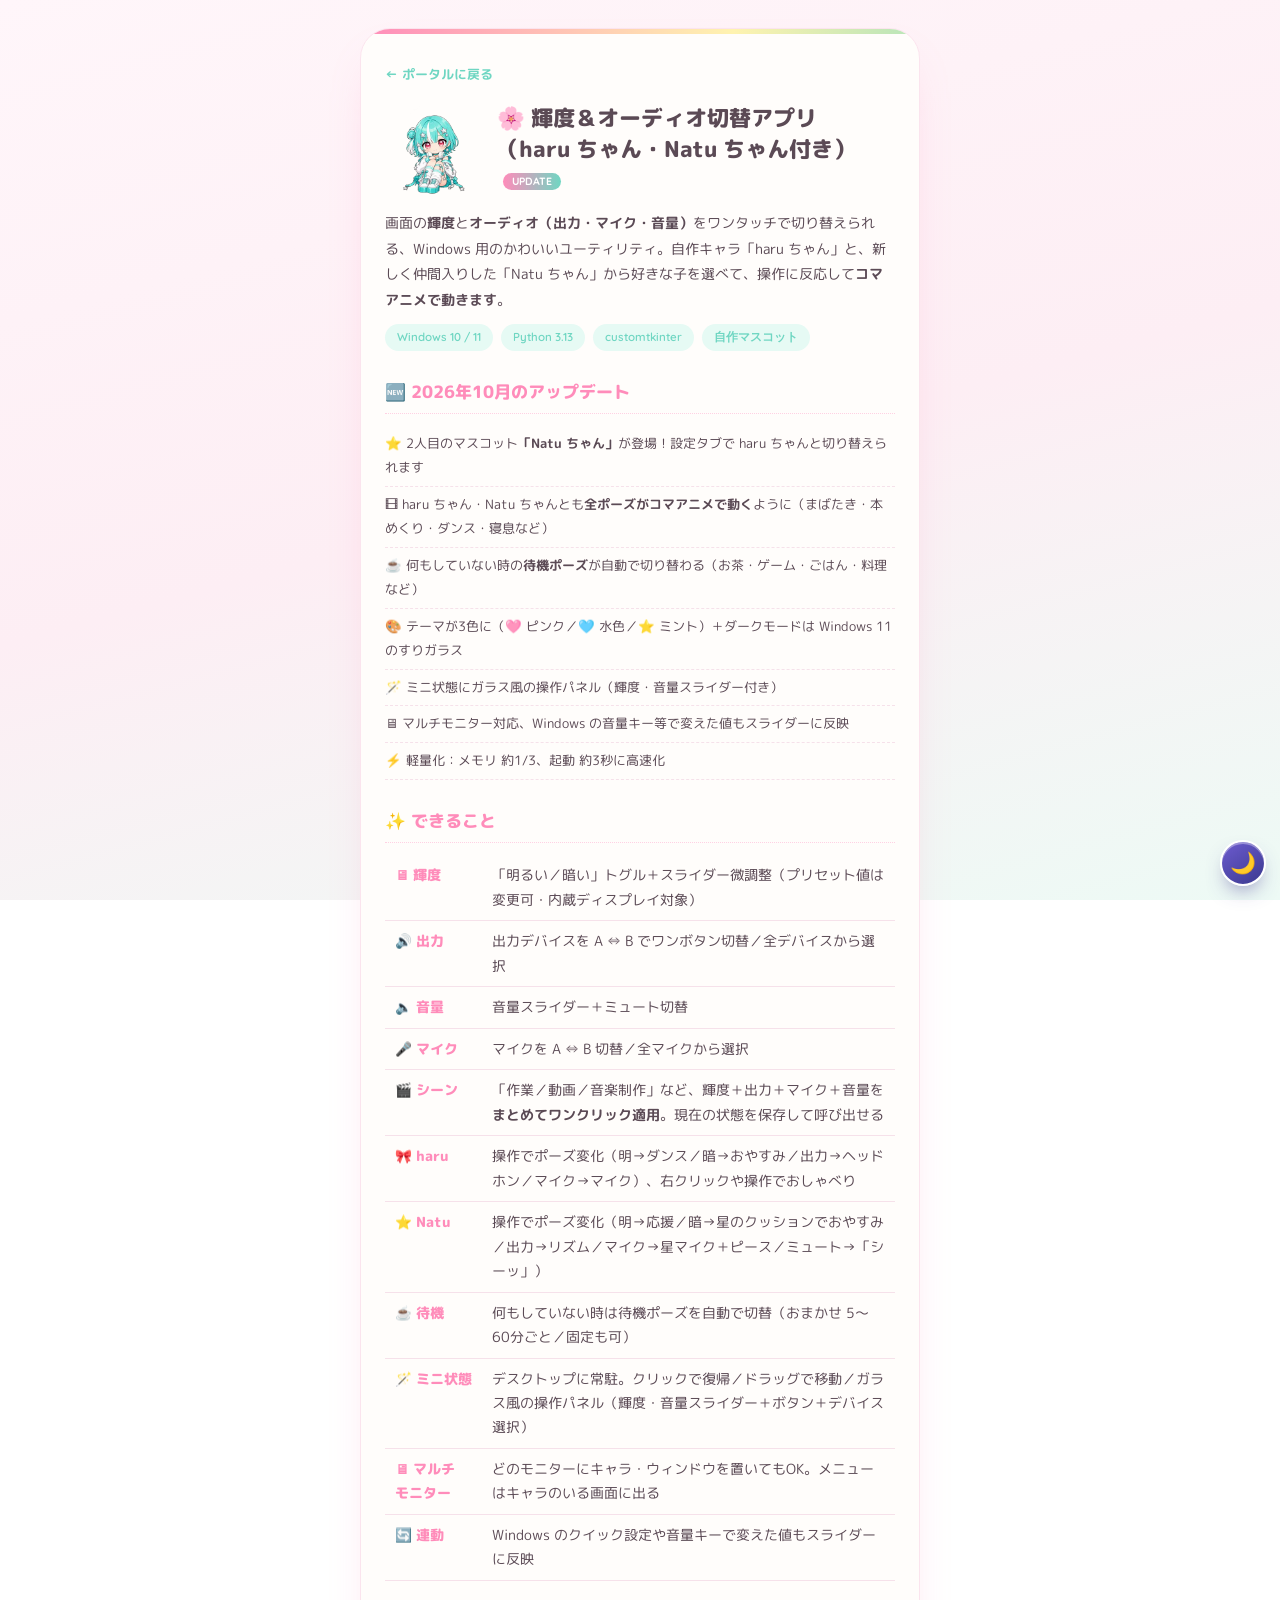
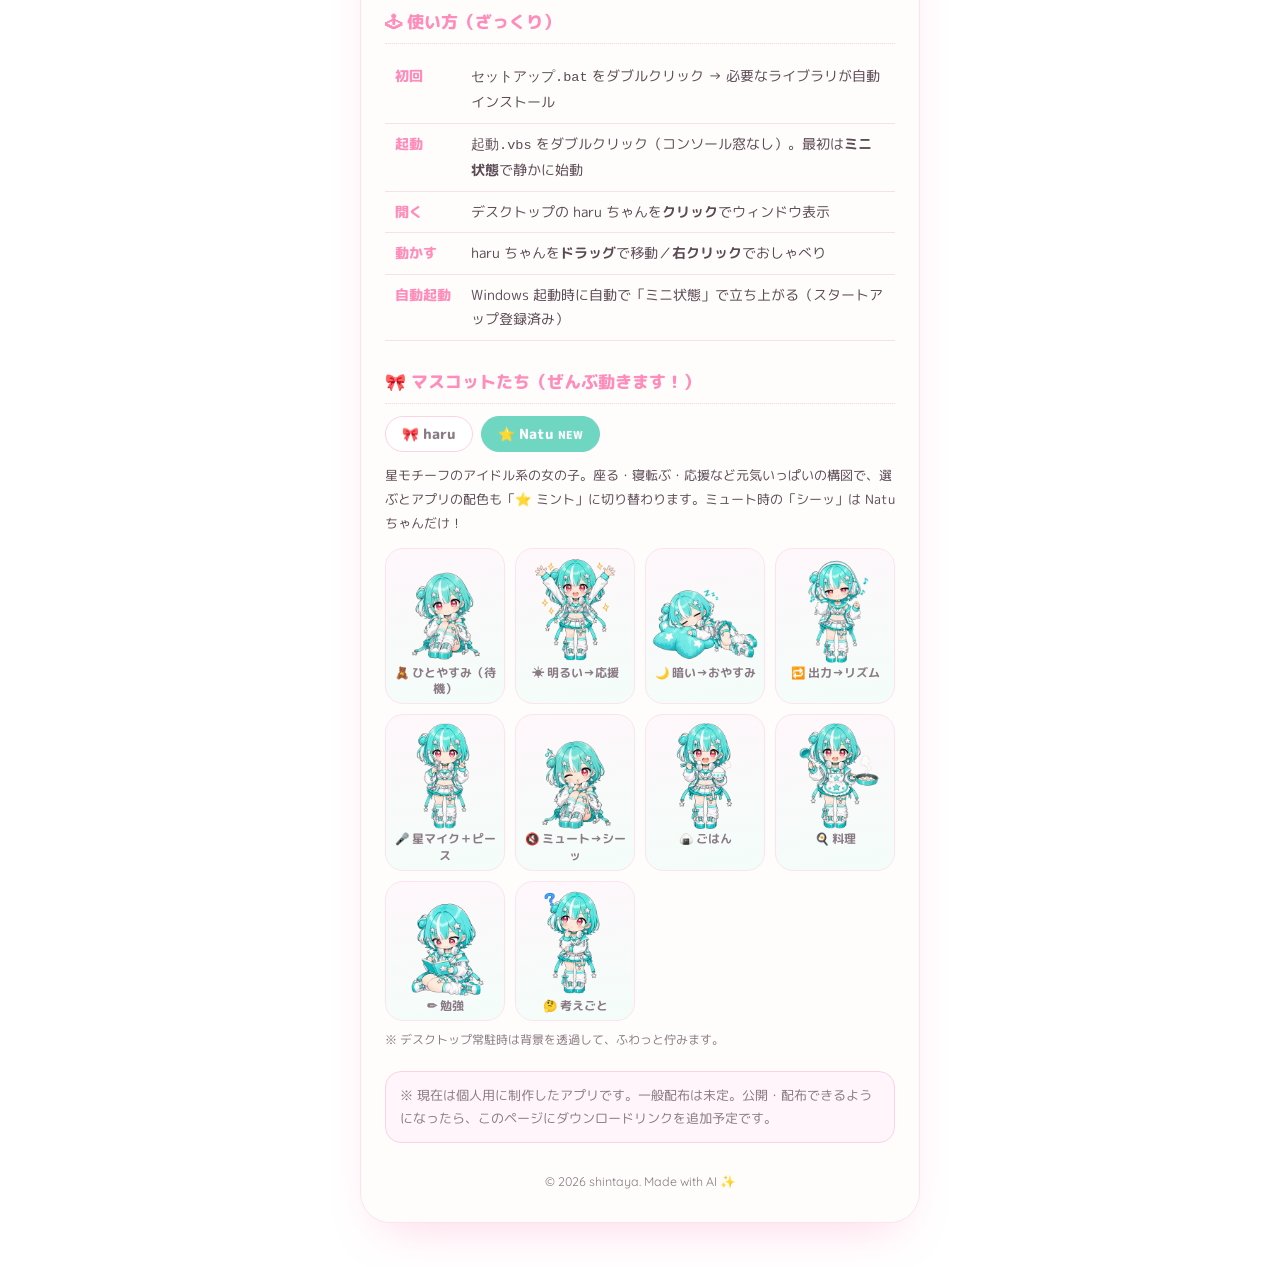
<file: app.html>
<!DOCTYPE html>
<html lang="ja">
<head>
  <meta charset="UTF-8">
  <meta name="viewport" content="width=device-width, initial-scale=1.0">
  <title>🌸 輝度＆オーディオ切替アプリ（haru ちゃん・Natu ちゃん付き）｜しんたや 制作物</title>
  <meta name="description" content="画面輝度と音声デバイスをワンタッチ切替できるWindows用ユーティリティ。自作マスコット haru ちゃん・Natu ちゃんが操作に反応してコマアニメで動きます。しんたやの制作物。">

  <meta property="og:type" content="article">
  <meta property="og:title" content="🌸 輝度＆オーディオ切替アプリ（haru ちゃん・Natu ちゃん付き）">
  <meta property="og:description" content="画面輝度と音声デバイスをワンタッチ切替できるWindows用ユーティリティ。自作マスコット haru ちゃん・Natu ちゃん付き。">
  <meta property="og:locale" content="ja_JP">
  <meta property="og:image" content="https://himawarihima09-svg.github.io/myprofile/images/ogp.jpg">
  <meta property="og:image:width" content="1200">
  <meta property="og:image:height" content="630">
  <meta name="twitter:card" content="summary_large_image">

  <link rel="icon" href="data:image/svg+xml,<svg xmlns='http://www.w3.org/2000/svg' viewBox='0 0 100 100'><text y='.9em' font-size='90'>🌸</text></svg>">

  <link rel="preconnect" href="https://fonts.googleapis.com">
  <link rel="preconnect" href="https://fonts.gstatic.com" crossorigin>
  <link href="https://fonts.googleapis.com/css2?family=M+PLUS+Rounded+1c:wght@400;500;700;800&family=Quicksand:wght@500;600;700&display=swap" rel="stylesheet">

  <style>
    /* ===== Sugar Mist パレット（A案） ===== */
    :root {
      --pink:#ffd1e3; --pink-deep:#ff8cba; --mint:#b8f2e6; --mint-deep:#6fd6c2;
      --yellow:#fff3b0; --ink:#5b4a55; --ink-soft:#8a7a84;
      --card:#fffdfb; --card-border:#fbe4ee; --soft-shadow:0 22px 50px -24px rgba(255,140,186,.45);
    }
    * { margin:0; padding:0; box-sizing:border-box; }
    body {
      font-family:'M PLUS Rounded 1c','Quicksand',sans-serif;
      color:var(--ink); line-height:1.8; min-height:100vh;
      background:linear-gradient(165deg,#fff6fa 0%,#fdeef4 52%,#edfaf5 100%);
      background-attachment:fixed; display:flex; justify-content:center;
      padding:28px 16px 48px; -webkit-font-smoothing:antialiased;
    }
    .card {
      width:100%; max-width:560px; background:var(--card); border:1px solid var(--card-border);
      border-radius:30px; padding:30px 24px 28px; box-shadow:var(--soft-shadow);
      position:relative; overflow:hidden; animation:cardIn .7s cubic-bezier(.2,.7,.2,1) both;
    }
    .card::before {
      content:""; position:absolute; top:0; left:0; right:0; height:5px;
      background:linear-gradient(90deg,var(--pink-deep),var(--yellow),var(--mint-deep),var(--pink-deep));
      background-size:200% 100%; animation:barShine 6s linear infinite;
    }
    @keyframes cardIn { from{opacity:0;transform:translateY(26px) scale(.985);} to{opacity:1;transform:none;} }
    @keyframes floaty { 0%,100%{transform:translateY(0);} 50%{transform:translateY(-7px);} }
    @keyframes barShine { 0%{background-position:0% 50%;} 100%{background-position:200% 50%;} }

    .back {
      display:inline-block; font-size:0.82rem; font-weight:700;
      color:var(--mint-deep); text-decoration:none; margin-bottom:14px;
    }
    .back:hover { text-decoration:underline; }

    .app-head { display:flex; align-items:center; gap:16px; margin-bottom:8px; }
    .app-head img { width:96px; height:96px; object-fit:contain; flex:0 0 auto; animation:floaty 4s ease-in-out infinite; }
    h1 { font-size:1.4rem; font-weight:800; line-height:1.4; }
    .lead { font-size:0.9rem; color:var(--ink); margin:14px 0 6px; }

    h2 {
      font-size:1.05rem; font-weight:800; color:var(--pink-deep);
      margin:26px 0 12px; padding-bottom:6px; border-bottom:1.5px dotted var(--pink);
    }

    table { width:100%; border-collapse:collapse; font-size:0.85rem; }
    th, td { text-align:left; padding:8px 10px; border-bottom:1px solid #f6e1ea; vertical-align:top; }
    th { white-space:nowrap; color:var(--pink-deep); font-weight:800; }

    .tags { display:flex; flex-wrap:wrap; gap:8px; margin-top:10px; }
    .tags span {
      font-family:'Quicksand',sans-serif; font-size:0.72rem; font-weight:600;
      color:var(--mint-deep); background:#e6faf4; border-radius:999px; padding:3px 12px;
    }

    .note {
      font-size:0.8rem; color:var(--ink-soft); background:#fff5fa;
      border:1.5px solid var(--pink); border-radius:16px; padding:12px 14px; margin-top:20px;
    }
    footer { margin-top:28px; text-align:center; font-family:'Quicksand',sans-serif; font-size:0.78rem; color:var(--ink-soft); }
    /* ===== キャラ切替＆ポーズギャラリー ===== */
    .chara-tabs { display:flex; gap:8px; margin:4px 0 12px; }
    .chara-tabs button {
      font:inherit; font-size:0.85rem; font-weight:800; cursor:pointer;
      border:1.5px solid var(--pink); background:#fff; color:var(--ink-soft);
      border-radius:999px; padding:5px 16px; transition:all .2s ease;
    }
    .chara-tabs button[aria-pressed="true"] { background:var(--pink-deep); border-color:var(--pink-deep); color:#fff; }
    .chara-tabs button[data-c="natu"][aria-pressed="true"] { background:var(--mint-deep); border-color:var(--mint-deep); }
    .chara-intro { font-size:0.83rem; margin-bottom:12px; }
    .poses { display:grid; grid-template-columns:repeat(auto-fill,minmax(112px,1fr)); gap:10px; }
    .poses figure {
      background:linear-gradient(170deg,#fff7fb,#f3fdf9); border:1px solid var(--card-border);
      border-radius:18px; padding:8px 6px 6px; text-align:center;
    }
    .poses img { display:block; width:100%; height:auto; aspect-ratio:1; }
    .poses figcaption { font-size:0.72rem; font-weight:700; color:var(--ink-soft); line-height:1.4; margin-top:2px; }
    .poses[hidden], .chara-intro[hidden] { display:none; }
    .news { list-style:none; font-size:0.83rem; }
    .news li { padding:6px 0; border-bottom:1px dashed #f6e1ea; }
    .badge { display:inline-block; font-family:'Quicksand',sans-serif; font-size:0.66rem; font-weight:700; color:#fff;
      background:linear-gradient(90deg,var(--pink-deep),var(--mint-deep)); border-radius:999px; padding:1px 9px; margin-left:6px; vertical-align:3px; }
    @media (prefers-reduced-motion:reduce){ *{animation:none!important;} }
  </style>
  <link rel="stylesheet" href="css/sweet.css?v=20261026">
  <script src="js/theme.js?v=20261026"></script>
</head>
<body>
  <main class="card">

    <a class="back" href="index.html">← ポータルに戻る</a>

    <div class="app-head">
      <img src="images/app/natu_idle.webp" width="300" height="300" alt="自作マスコット Natu ちゃん" decoding="async">
      <h1>🌸 輝度＆オーディオ切替アプリ<br>（haru ちゃん・Natu ちゃん付き）<span class="badge">UPDATE</span></h1>
    </div>

    <p class="lead">画面の<strong>輝度</strong>と<strong>オーディオ（出力・マイク・音量）</strong>をワンタッチで切り替えられる、Windows 用のかわいいユーティリティ。自作キャラ「haru ちゃん」と、新しく仲間入りした「Natu ちゃん」から好きな子を選べて、操作に反応して<strong>コマアニメで動きます</strong>。</p>

    <div class="tags">
      <span>Windows 10 / 11</span>
      <span>Python 3.13</span>
      <span>customtkinter</span>
      <span>自作マスコット</span>
    </div>

    <h2>🆕 2026年10月のアップデート</h2>
    <ul class="news">
      <li>⭐ 2人目のマスコット<strong>「Natu ちゃん」</strong>が登場！設定タブで haru ちゃんと切り替えられます</li>
      <li>🎞 haru ちゃん・Natu ちゃんとも<strong>全ポーズがコマアニメで動く</strong>ように（まばたき・本めくり・ダンス・寝息など）</li>
      <li>☕ 何もしていない時の<strong>待機ポーズ</strong>が自動で切り替わる（お茶・ゲーム・ごはん・料理など）</li>
      <li>🎨 テーマが3色に（🩷 ピンク／🩵 水色／⭐ ミント）＋ダークモードは Windows 11 のすりガラス</li>
      <li>🪄 ミニ状態にガラス風の操作パネル（輝度・音量スライダー付き）</li>
      <li>🖥 マルチモニター対応、Windows の音量キー等で変えた値もスライダーに反映</li>
      <li>⚡ 軽量化：メモリ 約1/3、起動 約3秒に高速化</li>
    </ul>

    <h2>✨ できること</h2>
    <table>
      <tr><th>🖥 輝度</th><td>「明るい／暗い」トグル＋スライダー微調整（プリセット値は変更可・内蔵ディスプレイ対象）</td></tr>
      <tr><th>🔊 出力</th><td>出力デバイスを A ⇔ B でワンボタン切替／全デバイスから選択</td></tr>
      <tr><th>🔈 音量</th><td>音量スライダー＋ミュート切替</td></tr>
      <tr><th>🎤 マイク</th><td>マイクを A ⇔ B 切替／全マイクから選択</td></tr>
      <tr><th>🎬 シーン</th><td>「作業／動画／音楽制作」など、輝度＋出力＋マイク＋音量を<strong>まとめてワンクリック適用</strong>。現在の状態を保存して呼び出せる</td></tr>
      <tr><th>🎀 haru</th><td>操作でポーズ変化（明→ダンス／暗→おやすみ／出力→ヘッドホン／マイク→マイク）、右クリックや操作でおしゃべり</td></tr>
      <tr><th>⭐ Natu</th><td>操作でポーズ変化（明→応援／暗→星のクッションでおやすみ／出力→リズム／マイク→星マイク＋ピース／ミュート→「シーッ」）</td></tr>
      <tr><th>☕ 待機</th><td>何もしていない時は待機ポーズを自動で切替（おまかせ 5〜60分ごと／固定も可）</td></tr>
      <tr><th>🪄 ミニ状態</th><td>デスクトップに常駐。クリックで復帰／ドラッグで移動／ガラス風の操作パネル（輝度・音量スライダー＋ボタン＋デバイス選択）</td></tr>
      <tr><th>🖥 マルチ<br>モニター</th><td>どのモニターにキャラ・ウィンドウを置いてもOK。メニューはキャラのいる画面に出る</td></tr>
      <tr><th>🔄 連動</th><td>Windows のクイック設定や音量キーで変えた値もスライダーに反映</td></tr>
    </table>

    <h2>🕹 使い方（ざっくり）</h2>
    <table>
      <tr><th>初回</th><td><code>セットアップ.bat</code> をダブルクリック → 必要なライブラリが自動インストール</td></tr>
      <tr><th>起動</th><td><code>起動.vbs</code> をダブルクリック（コンソール窓なし）。最初は<strong>ミニ状態</strong>で静かに始動</td></tr>
      <tr><th>開く</th><td>デスクトップの haru ちゃんを<strong>クリック</strong>でウィンドウ表示</td></tr>
      <tr><th>動かす</th><td>haru ちゃんを<strong>ドラッグ</strong>で移動／<strong>右クリック</strong>でおしゃべり</td></tr>
      <tr><th>自動起動</th><td>Windows 起動時に自動で「ミニ状態」で立ち上がる（スタートアップ登録済み）</td></tr>
    </table>

    <h2>🎀 マスコットたち（ぜんぶ動きます！）</h2>
    <div class="chara-tabs" role="group" aria-label="キャラを選ぶ">
      <button type="button" data-c="haru" aria-pressed="false">🎀 haru</button>
      <button type="button" data-c="natu" aria-pressed="true">⭐ Natu <small>NEW</small></button>
    </div>
    <p class="chara-intro" id="intro-haru" hidden>読書好きでおっとりした、ゆめかわピンクの女の子。ボタン操作でポーズが変わり、何もしていない時は本を読んだりお茶を飲んだりしてくつろぎます。</p>
    <p class="chara-intro" id="intro-natu">星モチーフのアイドル系の女の子。座る・寝転ぶ・応援など元気いっぱいの構図で、選ぶとアプリの配色も「⭐ ミント」に切り替わります。ミュート時の「シーッ」は Natu ちゃんだけ！</p>
    <div class="poses" id="poses-haru" hidden>
        <figure><img src="images/app/haru_idle.webp" width="300" height="300" alt="haru 📖 読書（待機）" loading="lazy" decoding="async"><figcaption>📖 読書（待機）</figcaption></figure>
        <figure><img src="images/app/haru_bright.webp" width="300" height="300" alt="haru ☀ 明るい→ダンス" loading="lazy" decoding="async"><figcaption>☀ 明るい→ダンス</figcaption></figure>
        <figure><img src="images/app/haru_dim.webp" width="300" height="300" alt="haru 🌙 暗い→おやすみ" loading="lazy" decoding="async"><figcaption>🌙 暗い→おやすみ</figcaption></figure>
        <figure><img src="images/app/haru_audio.webp" width="300" height="300" alt="haru 🔁 出力→ヘッドホン" loading="lazy" decoding="async"><figcaption>🔁 出力→ヘッドホン</figcaption></figure>
        <figure><img src="images/app/haru_mic.webp" width="300" height="300" alt="haru 🎤 マイク" loading="lazy" decoding="async"><figcaption>🎤 マイク</figcaption></figure>
        <figure><img src="images/app/haru_tea.webp" width="300" height="300" alt="haru ☕ お茶" loading="lazy" decoding="async"><figcaption>☕ お茶</figcaption></figure>
        <figure><img src="images/app/haru_game.webp" width="300" height="300" alt="haru 🎮 ゲーム" loading="lazy" decoding="async"><figcaption>🎮 ゲーム</figcaption></figure>
        <figure><img src="images/app/haru_phone.webp" width="300" height="300" alt="haru 📱 スマホ" loading="lazy" decoding="async"><figcaption>📱 スマホ</figcaption></figure>
        <figure><img src="images/app/haru_stretch.webp" width="300" height="300" alt="haru 🙆 のび" loading="lazy" decoding="async"><figcaption>🙆 のび</figcaption></figure>
    </div>
    <div class="poses" id="poses-natu">
        <figure><img src="images/app/natu_idle.webp" width="300" height="300" alt="natu 🧸 ひとやすみ（待機）" loading="lazy" decoding="async"><figcaption>🧸 ひとやすみ（待機）</figcaption></figure>
        <figure><img src="images/app/natu_bright.webp" width="300" height="300" alt="natu ☀ 明るい→応援" loading="lazy" decoding="async"><figcaption>☀ 明るい→応援</figcaption></figure>
        <figure><img src="images/app/natu_dim.webp" width="300" height="300" alt="natu 🌙 暗い→おやすみ" loading="lazy" decoding="async"><figcaption>🌙 暗い→おやすみ</figcaption></figure>
        <figure><img src="images/app/natu_audio.webp" width="300" height="300" alt="natu 🔁 出力→リズム" loading="lazy" decoding="async"><figcaption>🔁 出力→リズム</figcaption></figure>
        <figure><img src="images/app/natu_mic.webp" width="300" height="300" alt="natu 🎤 星マイク＋ピース" loading="lazy" decoding="async"><figcaption>🎤 星マイク＋ピース</figcaption></figure>
        <figure><img src="images/app/natu_mute.webp" width="300" height="300" alt="natu 🔇 ミュート→シーッ" loading="lazy" decoding="async"><figcaption>🔇 ミュート→シーッ</figcaption></figure>
        <figure><img src="images/app/natu_eat.webp" width="300" height="300" alt="natu 🍙 ごはん" loading="lazy" decoding="async"><figcaption>🍙 ごはん</figcaption></figure>
        <figure><img src="images/app/natu_cook.webp" width="300" height="300" alt="natu 🍳 料理" loading="lazy" decoding="async"><figcaption>🍳 料理</figcaption></figure>
        <figure><img src="images/app/natu_study.webp" width="300" height="300" alt="natu ✏ 勉強" loading="lazy" decoding="async"><figcaption>✏ 勉強</figcaption></figure>
        <figure><img src="images/app/natu_think.webp" width="300" height="300" alt="natu 🤔 考えごと" loading="lazy" decoding="async"><figcaption>🤔 考えごと</figcaption></figure>
    </div>
    <p style="font-size:0.78rem;color:var(--ink-soft);margin-top:8px;">※ デスクトップ常駐時は背景を透過して、ふわっと佇みます。</p>

    <div class="note">
      ※ 現在は個人用に制作したアプリです。一般配布は未定。公開・配布できるようになったら、このページにダウンロードリンクを追加予定です。
    </div>

    <footer lang="en">© 2026 shintaya. Made with AI ✨</footer>
  </main>
  <script>
    document.querySelectorAll('.chara-tabs button').forEach(function (b) {
      b.addEventListener('click', function () {
        var c = b.dataset.c;
        document.querySelectorAll('.chara-tabs button').forEach(function (x) { x.setAttribute('aria-pressed', x === b); });
        ['haru', 'natu'].forEach(function (k) {
          document.getElementById('poses-' + k).hidden = (k !== c);
          document.getElementById('intro-' + k).hidden = (k !== c);
        });
      });
    });
  </script>
  <script src="js/sweet.js?v=20261026" defer></script>
</body>
</html>
</file>
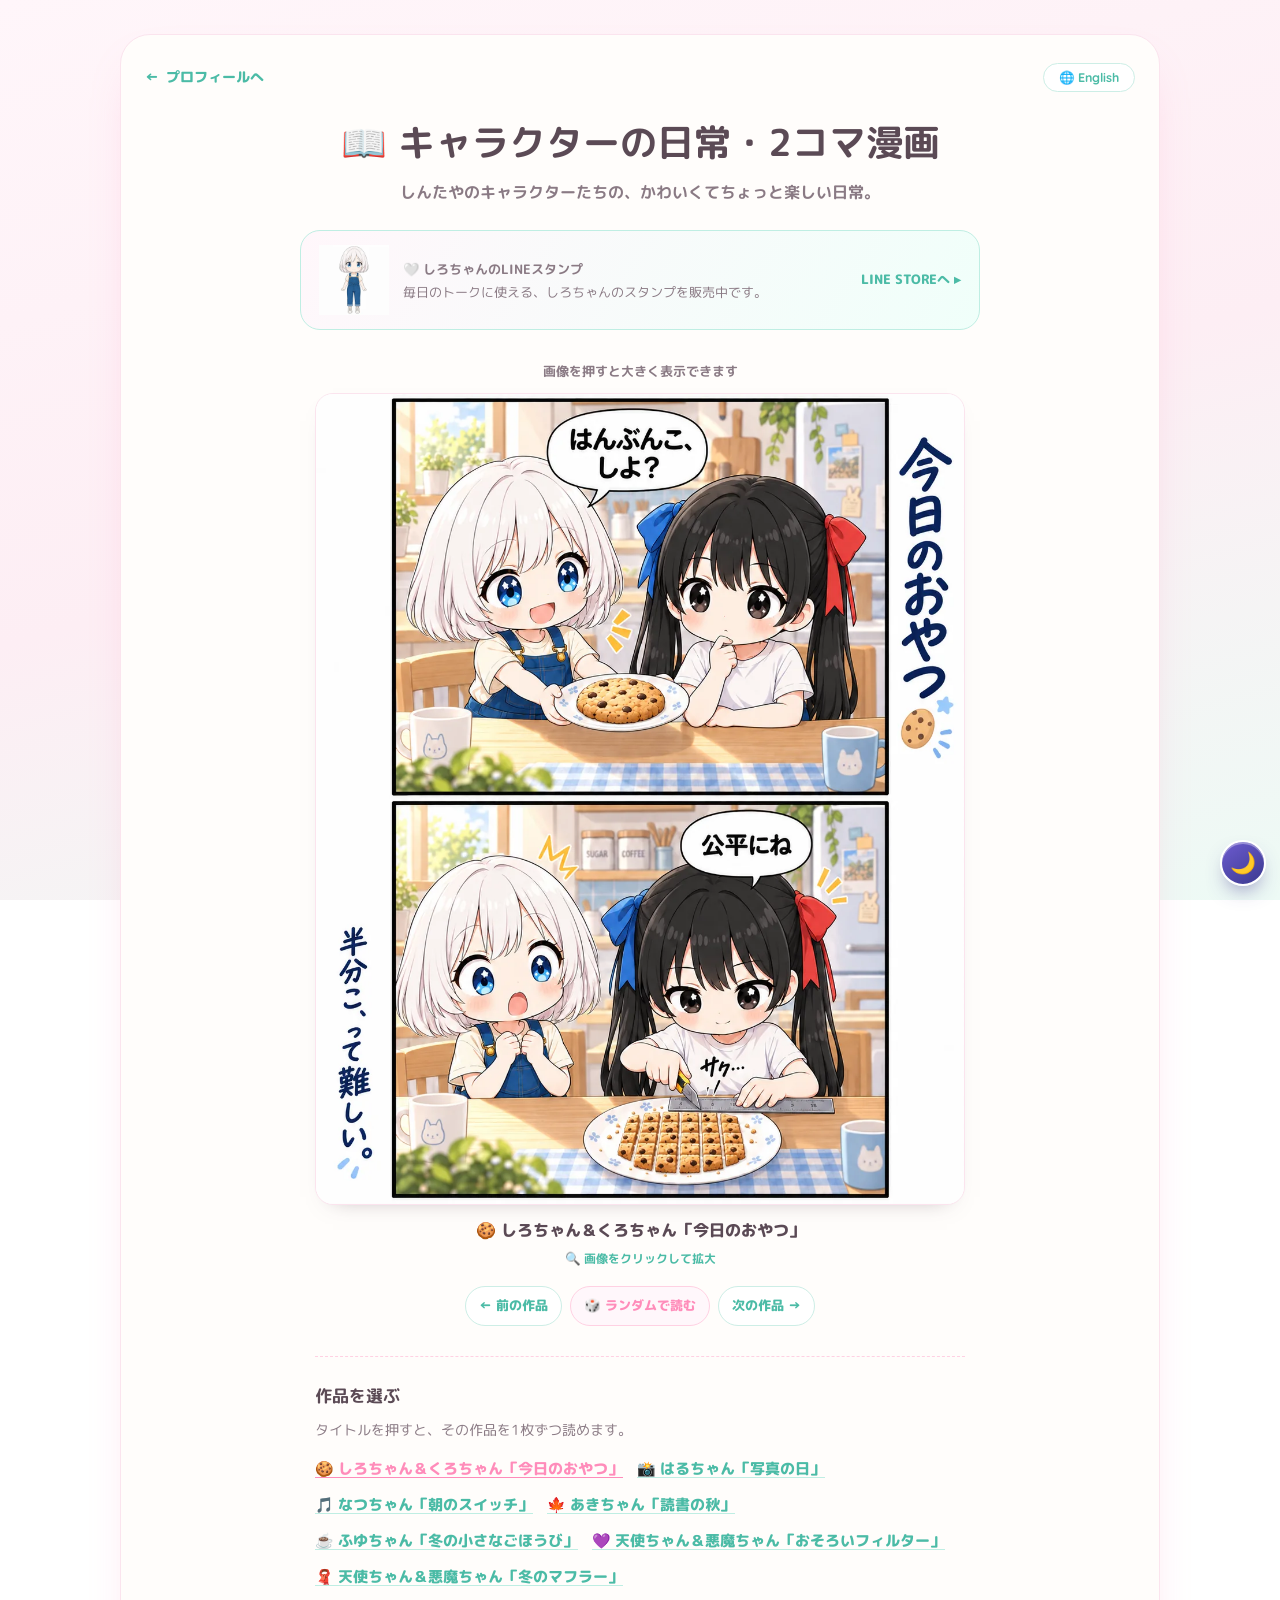
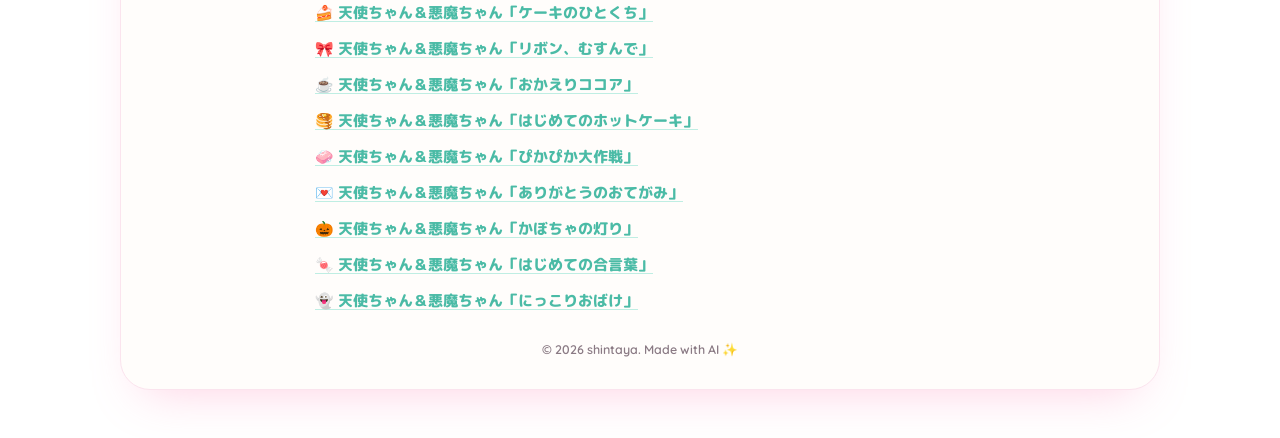
<file: comic.html>
<!DOCTYPE html>
<html lang="ja">
<head>
  <meta charset="UTF-8">
  <meta name="viewport" content="width=device-width, initial-scale=1.0">
  <title>キャラクターの日常・2コマ漫画 | しんたや / shintaya</title>
  <meta name="description" content="しんたやのキャラクターたちの日常を描く、縦型2コマ漫画ギャラリー。">
  <meta property="og:type" content="website">
  <meta property="og:title" content="キャラクターの日常・2コマ漫画 | しんたや / shintaya">
  <meta property="og:description" content="しんたやのキャラクターたちの、かわいくてちょっと楽しい日常。">
  <meta property="og:locale" content="ja_JP">
  <meta property="og:image" content="https://himawarihima09-svg.github.io/myprofile/images/ogp.jpg">
  <meta property="og:image:width" content="1200">
  <meta property="og:image:height" content="630">
  <meta name="twitter:card" content="summary_large_image">
  <link rel="icon" href="data:image/svg+xml,<svg xmlns='http://www.w3.org/2000/svg' viewBox='0 0 100 100'><text y='.9em' font-size='90'>🍰</text></svg>">
  <link rel="preconnect" href="https://fonts.googleapis.com">
  <link rel="preconnect" href="https://fonts.gstatic.com" crossorigin>
  <link href="https://fonts.googleapis.com/css2?family=M+PLUS+Rounded+1c:wght@400;500;700;800&family=Quicksand:wght@500;600;700&display=swap" rel="stylesheet">
  <style>
    :root { --pink:#ffd1e3; --pink-deep:#ff8cba; --mint:#b8f2e6; --mint-deep:#4bbba6; --ink:#5b4a55; --ink-soft:#8a7a84; --card:#fffdfb; --card-border:#fbe4ee; --soft-shadow:0 22px 50px -24px rgba(255,140,186,.45); }
    * { box-sizing:border-box; }
    body { margin:0; min-height:100vh; padding:34px 16px 48px; color:var(--ink); font-family:'M PLUS Rounded 1c','Quicksand',sans-serif; line-height:1.75; background:linear-gradient(165deg,#fff6fa 0%,#fdeef4 52%,#edfaf5 100%); background-attachment:fixed; }
    .page { width:100%; max-width:1040px; margin:0 auto; padding:28px 24px 32px; background:var(--card); border:1px solid var(--card-border); border-radius:30px; box-shadow:var(--soft-shadow); }
    .topbar { display:flex; align-items:center; justify-content:space-between; gap:16px; }
    .back { display:inline-flex; align-items:center; gap:7px; color:var(--mint-deep); font-weight:800; font-size:.9rem; text-decoration:none; }
    .back:hover { text-decoration:underline; }
    .lang-toggle { border:1.5px solid #cdeee6; border-radius:999px; padding:6px 15px; color:var(--mint-deep); background:#fff; font:700 .78rem 'Quicksand',sans-serif; cursor:pointer; }
    .intro { max-width:620px; margin:26px auto 24px; text-align:center; }
    h1 { margin:0; font-size:clamp(1.65rem,5vw,2.3rem); line-height:1.35; }
    .intro p { margin:10px 0 0; font-size:1rem; font-weight:700; color:var(--ink-soft); }
    .stamp-callout { display:flex; align-items:center; max-width:680px; margin:0 auto 30px; padding:14px 18px; gap:14px; text-decoration:none; color:var(--ink); background:linear-gradient(125deg,#fff7fb,#f0fffa); border:1.5px solid #bfeee3; border-radius:20px; transition:transform .15s ease,border-color .2s ease; }
    .stamp-callout:hover { transform:translateY(-2px); border-color:var(--mint-deep); }
    .stamp-callout img { width:70px; height:70px; flex:0 0 auto; object-fit:contain; }
    .stamp-copy { text-align:left; }
    .stamp-copy strong { display:block; font-size:1rem; }
    .stamp-copy span { display:block; margin-top:2px; color:var(--ink-soft); font-size:.82rem; line-height:1.55; }
    .stamp-more { margin-left:auto; flex:0 0 auto; color:var(--mint-deep); font-size:.82rem; font-weight:800; white-space:nowrap; }
    .reader { max-width:650px; margin:0 auto; }
    .reader-label { margin:0 0 10px; color:var(--ink-soft); font-size:.84rem; font-weight:700; text-align:center; }
    .comic-image-button { display:block; width:100%; padding:0; overflow:hidden; border:1.5px solid var(--card-border); border-radius:18px; background:#fff; cursor:zoom-in; box-shadow:0 10px 22px -18px rgba(91,74,85,.55); }
    .comic-image-button:focus-visible, .comic-link:focus-visible, .dialog-close:focus-visible { outline:3px solid var(--pink-deep); outline-offset:3px; }
    .comic-image-button img { display:block; width:100%; height:auto; }
    .reader-caption { margin:11px 0 0; font-size:1rem; font-weight:800; text-align:center; }
    .expand-note { margin:4px 0 0; color:var(--mint-deep); font-size:.78rem; font-weight:700; text-align:center; }
    .reader-actions { display:flex; justify-content:center; flex-wrap:wrap; gap:8px; margin-top:16px; }
    .reader-action { min-height:40px; padding:8px 13px; border:1.5px solid #cdeee6; border-radius:999px; background:#fff; color:var(--mint-deep); font:800 .83rem 'M PLUS Rounded 1c',sans-serif; cursor:pointer; transition:transform .15s ease,border-color .2s ease,background .2s ease; }
    .reader-action:hover { transform:translateY(-2px); border-color:var(--mint-deep); background:#f1fffb; }
    .reader-action--random { border-color:var(--pink); color:var(--pink-deep); background:#fff7fb; }
    .reader-action--random:hover { border-color:var(--pink-deep); background:#fff0f6; }
    .reader-action:focus-visible { outline:3px solid var(--pink-deep); outline-offset:3px; }
    .comic-list { max-width:650px; margin:30px auto 0; padding-top:24px; border-top:1.5px dashed var(--pink); }
    .comic-list h2 { margin:0 0 8px; font-size:1.05rem; }
    .comic-list p { margin:0 0 12px; color:var(--ink-soft); font-size:.85rem; }
    .comic-links { display:flex; flex-wrap:wrap; gap:8px 14px; margin:0; padding:0; list-style:none; }
    .comic-link { color:var(--mint-deep); font-size:.93rem; font-weight:800; text-decoration:underline; text-decoration-color:#bfeee3; text-underline-offset:3px; }
    .comic-link:hover, .comic-link[aria-current="page"] { color:var(--pink-deep); text-decoration-color:var(--pink-deep); }
    dialog { width:min(94vw,900px); max-width:900px; max-height:94vh; padding:12px; border:1.5px solid var(--card-border); border-radius:18px; background:var(--card); box-shadow:0 28px 80px rgba(54,33,46,.35); }
    dialog::backdrop { background:rgba(47,34,42,.62); }
    .dialog-close { display:block; margin:0 0 8px auto; padding:7px 12px; border:1.5px solid var(--pink); border-radius:999px; background:#fff; color:var(--ink); font:800 .82rem 'M PLUS Rounded 1c',sans-serif; cursor:pointer; }
    .dialog-image { display:block; width:auto; height:auto; max-width:100%; max-height:82vh; margin:0 auto; border-radius:10px; }
    footer { margin-top:28px; text-align:center; color:var(--ink-soft); font:600 .78rem 'Quicksand',sans-serif; }
    [hidden] { display:none !important; }
    @media (max-width:520px) { body { padding:18px 10px 32px; } .page { padding:22px 14px 24px; border-radius:24px; } .stamp-callout { padding:12px; gap:10px; } .stamp-callout img { width:58px; height:58px; } .stamp-more { display:none; } .comic-links { display:block; } .comic-links li { margin:0 0 9px; } }
  </style>
  <link rel="stylesheet" href="css/sweet.css?v=20261026">
  <script src="js/theme.js?v=20261026"></script>
</head>
<body>
  <main class="page">
    <div class="topbar">
      <a class="back" href="index.html"><span aria-hidden="true">←</span><span class="lang-ja">プロフィールへ</span><span class="lang-en" lang="en" hidden>Profile</span></a>
      <button type="button" class="lang-toggle" id="langToggle">🌐 English</button>
    </div>

    <header class="intro">
      <h1><span class="lang-ja">📖 キャラクターの日常・2コマ漫画</span><span class="lang-en" lang="en" hidden>📖 Everyday 2-panel Comics</span></h1>
      <p><span class="lang-ja">しんたやのキャラクターたちの、かわいくてちょっと楽しい日常。</span><span class="lang-en" lang="en" hidden>Little sweet moments from shintaya's characters.</span></p>
    </header>

    <a class="stamp-callout" href="https://line.me/S/sticker/34130066" target="_blank" rel="noopener">
      <img src="images/chars/shiro.webp" width="260" height="260" alt="しろちゃん">
      <span class="stamp-copy"><strong><span class="lang-ja">🤍 しろちゃんのLINEスタンプ</span><span class="lang-en" lang="en" hidden>🤍 Shiro's LINE Stickers</span></strong><span class="lang-ja">毎日のトークに使える、しろちゃんのスタンプを販売中です。</span><span class="lang-en" lang="en" hidden>Sweet Shiro stickers for your everyday chats.</span></span>
      <span class="stamp-more"><span class="lang-ja">LINE STOREへ ▸</span><span class="lang-en" lang="en" hidden>LINE STORE ▸</span></span>
    </a>

    <section class="reader" id="reader" aria-label="2コマ漫画を読む">
      <p class="reader-label"><span class="lang-ja">画像を押すと大きく表示できます</span><span class="lang-en" lang="en" hidden>Tap the image to view it larger.</span></p>
      <button class="comic-image-button" id="comicImageButton" type="button" aria-label="漫画を拡大して表示">
        <img id="viewerImage" width="1024" height="1536" alt="しろちゃんとくろちゃんの2コマ漫画「今日のおやつ」">
        <noscript><img src="images/comics/shiro_kuro_cookie_fair_share.webp" width="1024" height="1536" alt="しろちゃんとくろちゃんの2コマ漫画「今日のおやつ」"></noscript>
      </button>
      <p class="reader-caption" id="viewerCaption">🍪 しろちゃん＆くろちゃん「今日のおやつ」</p>
      <p class="expand-note"><span class="lang-ja">🔍 画像をクリックして拡大</span><span class="lang-en" lang="en" hidden>🔍 Click to expand</span></p>
      <div class="reader-actions" aria-label="漫画を切り替える">
        <button class="reader-action" id="previousComic" type="button"><span class="lang-ja">← 前の作品</span><span class="lang-en" lang="en" hidden>← Previous</span></button>
        <button class="reader-action reader-action--random" id="randomComic" type="button"><span class="lang-ja">🎲 ランダムで読む</span><span class="lang-en" lang="en" hidden>🎲 Random comic</span></button>
        <button class="reader-action" id="nextComic" type="button"><span class="lang-ja">次の作品 →</span><span class="lang-en" lang="en" hidden>Next →</span></button>
      </div>
    </section>

    <section class="comic-list" aria-label="作品を選ぶ">
      <h2><span class="lang-ja">作品を選ぶ</span><span class="lang-en" lang="en" hidden>Choose a comic</span></h2>
      <p><span class="lang-ja">タイトルを押すと、その作品を1枚ずつ読めます。</span><span class="lang-en" lang="en" hidden>Select a title to read one comic at a time.</span></p>
      <ul class="comic-links" id="comicLinks">
        <li><a class="comic-link" href="?comic=shiro-kuro#reader" data-comic="shiro-kuro">🍪 しろちゃん＆くろちゃん「今日のおやつ」</a></li>
        <li><a class="comic-link" href="?comic=haru#reader" data-comic="haru">📸 はるちゃん「写真の日」</a></li>
        <li><a class="comic-link" href="?comic=natu#reader" data-comic="natu">🎵 なつちゃん「朝のスイッチ」</a></li>
        <li><a class="comic-link" href="?comic=aki#reader" data-comic="aki">🍁 あきちゃん「読書の秋」</a></li>
        <li><a class="comic-link" href="?comic=fuyu#reader" data-comic="fuyu">☕ ふゆちゃん「冬の小さなごほうび」</a></li>
        <li><a class="comic-link" href="?comic=tenshi-akuma#reader" data-comic="tenshi-akuma">💜 天使ちゃん＆悪魔ちゃん「おそろいフィルター」</a></li>
        <li><a class="comic-link" href="?comic=shared-scarf#reader" data-comic="shared-scarf">🧣 天使ちゃん＆悪魔ちゃん「冬のマフラー」</a></li>
        <li><a class="comic-link" href="?comic=tenshi-akuma-cake#reader" data-comic="tenshi-akuma-cake">🍰 天使ちゃん＆悪魔ちゃん「ケーキのひとくち」</a></li>
        <li><a class="comic-link" href="?comic=ribbon-help#reader" data-comic="ribbon-help">🎀 天使ちゃん＆悪魔ちゃん「リボン、むすんで」</a></li>
        <li><a class="comic-link" href="?comic=welcome-cocoa#reader" data-comic="welcome-cocoa">☕ 天使ちゃん＆悪魔ちゃん「おかえりココア」</a></li>
        <li><a class="comic-link" href="?comic=first-pancakes#reader" data-comic="first-pancakes">🥞 天使ちゃん＆悪魔ちゃん「はじめてのホットケーキ」</a></li>
        <li><a class="comic-link" href="?comic=sparkling-window#reader" data-comic="sparkling-window">🧼 天使ちゃん＆悪魔ちゃん「ぴかぴか大作戦」</a></li>
        <li><a class="comic-link" href="?comic=thank-you-letter#reader" data-comic="thank-you-letter">💌 天使ちゃん＆悪魔ちゃん「ありがとうのおてがみ」</a></li>
        <li><a class="comic-link" href="?comic=halloween-pumpkin-light#reader" data-comic="halloween-pumpkin-light">🎃 天使ちゃん＆悪魔ちゃん「かぼちゃの灯り」</a></li>
        <li><a class="comic-link" href="?comic=halloween-magic-words#reader" data-comic="halloween-magic-words">🍬 天使ちゃん＆悪魔ちゃん「はじめての合言葉」</a></li>
        <li><a class="comic-link" href="?comic=halloween-ghost-cookies#reader" data-comic="halloween-ghost-cookies">👻 天使ちゃん＆悪魔ちゃん「にっこりおばけ」</a></li>
      </ul>
    </section>
    <footer>© 2026 shintaya. Made with AI ✨</footer>
  </main>
  <dialog id="comicDialog" aria-label="漫画の拡大表示">
    <button class="dialog-close" id="dialogClose" type="button">閉じる ×</button>
    <img class="dialog-image" id="dialogImage" width="1024" height="1536" alt="">
  </dialog>
  <script>
    (function () {
      var comics = {
        'shiro-kuro': { src:'images/comics/shiro_kuro_cookie_fair_share.webp', alt:'しろちゃんとくろちゃんの2コマ漫画「今日のおやつ」', ja:'🍪 しろちゃん＆くろちゃん「今日のおやつ」', en:'🍪 Shiro & Kuro: Today\'s Snack' },
        haru: { src:'images/comics/haru_selfie_practice.webp', alt:'はるちゃんの2コマ漫画「写真の日」', ja:'📸 はるちゃん「写真の日」', en:'📸 Haru: Photo Day' },
        natu: { src:'images/comics/natu_morning_switch.webp', alt:'なつちゃんの2コマ漫画「朝のスイッチ」', ja:'🎵 なつちゃん「朝のスイッチ」', en:'🎵 Natsu: Morning Switch' },
        aki: { src:'images/comics/aki_autumn_reading.webp', alt:'あきちゃんの2コマ漫画「読書の秋」', ja:'🍁 あきちゃん「読書の秋」', en:'🍁 Aki: Autumn Reading' },
        fuyu: { src:'images/comics/fuyu_canned_coffee_warmth.webp', alt:'ふゆちゃんの2コマ漫画「冬の小さなごほうび」', ja:'☕ ふゆちゃん「冬の小さなごほうび」', en:'☕ Fuyu: A Little Winter Treat' },
        'tenshi-akuma': { src:'images/comics/tenshi_akuma_matching_filter.webp', alt:'天使ちゃんと悪魔ちゃんの2コマ漫画「おそろいフィルター」', ja:'💜 天使ちゃん＆悪魔ちゃん「おそろいフィルター」', en:'💜 Angel & Devil: Matching Filter' },
        'shared-scarf': { src:'images/comics/tenshi_akuma_shared_scarf.webp', alt:'天使ちゃんと悪魔ちゃんの2コマ漫画「冬のマフラー」', ja:'🧣 天使ちゃん＆悪魔ちゃん「冬のマフラー」', en:'🧣 Angel & Devil: Winter Scarf' },
        'tenshi-akuma-cake': { src:'images/comics/tenshi_akuma_cake_share.webp', alt:'天使ちゃんと悪魔ちゃんの2コマ漫画「ケーキのひとくち」', ja:'🍰 天使ちゃん＆悪魔ちゃん「ケーキのひとくち」', en:'🍰 Angel & Devil: A Bite of Cake' },
        'ribbon-help': { src:'images/comics/tenshi_akuma_ribbon_help.webp', alt:'天使ちゃんと悪魔ちゃんの2コマ漫画「リボン、むすんで」', ja:'🎀 天使ちゃん＆悪魔ちゃん「リボン、むすんで」', en:'🎀 Angel & Devil: Tie My Ribbon' },
        'welcome-cocoa': { src:'images/comics/tenshi_akuma_welcome_cocoa.webp', alt:'天使ちゃんと悪魔ちゃんの2コマ漫画「おかえりココア」', ja:'☕ 天使ちゃん＆悪魔ちゃん「おかえりココア」', en:'☕ Angel & Devil: Welcome Home Cocoa' },
        'first-pancakes': { src:'images/comics/tenshi_akuma_first_pancakes.webp', alt:'天使ちゃんと悪魔ちゃんの2コマ漫画「はじめてのホットケーキ」', ja:'🥞 天使ちゃん＆悪魔ちゃん「はじめてのホットケーキ」', en:'🥞 Angel & Devil: First Homemade Pancakes' },
        'sparkling-window': { src:'images/comics/tenshi_akuma_sparkling_window.webp', alt:'天使ちゃんと悪魔ちゃんの2コマ漫画「ぴかぴか大作戦」', ja:'🧼 天使ちゃん＆悪魔ちゃん「ぴかぴか大作戦」', en:'🧼 Angel & Devil: Operation Sparkling Window' },
        'thank-you-letter': { src:'images/comics/tenshi_akuma_thank_you_letter.webp', alt:'天使ちゃんと悪魔ちゃんの2コマ漫画「ありがとうのおてがみ」', ja:'💌 天使ちゃん＆悪魔ちゃん「ありがとうのおてがみ」', en:'💌 Angel & Devil: A Thank-You Letter' },
        'halloween-pumpkin-light': { src:'images/comics/tenshi_akuma_halloween_pumpkin_light.webp', alt:'天使ちゃんと悪魔ちゃんのハロウィン2コマ漫画「かぼちゃの灯り」', ja:'🎃 天使ちゃん＆悪魔ちゃん「かぼちゃの灯り」', en:'🎃 Angel & Devil: Pumpkin Light' },
        'halloween-magic-words': { src:'images/comics/tenshi_akuma_halloween_first_magic_words.webp', alt:'天使ちゃんと悪魔ちゃんのハロウィン2コマ漫画「はじめての合言葉」', ja:'🍬 天使ちゃん＆悪魔ちゃん「はじめての合言葉」', en:'🍬 Angel & Devil: First Trick or Treat' },
        'halloween-ghost-cookies': { src:'images/comics/tenshi_akuma_halloween_smiling_ghost_cookies.webp', alt:'天使ちゃんと悪魔ちゃんのハロウィン2コマ漫画「にっこりおばけ」', ja:'👻 天使ちゃん＆悪魔ちゃん「にっこりおばけ」', en:'👻 Angel & Devil: Smiling Ghost Cookies' }
      };
      var comicOrder = ['shiro-kuro', 'haru', 'natu', 'aki', 'fuyu', 'tenshi-akuma', 'shared-scarf', 'tenshi-akuma-cake', 'ribbon-help', 'welcome-cocoa', 'first-pancakes', 'sparkling-window', 'thank-you-letter', 'halloween-pumpkin-light', 'halloween-magic-words', 'halloween-ghost-cookies'];
      var root = document.documentElement;
      var toggle = document.getElementById('langToggle');
      var viewerImage = document.getElementById('viewerImage');
      var viewerCaption = document.getElementById('viewerCaption');
      var viewerButton = document.getElementById('comicImageButton');
      var dialog = document.getElementById('comicDialog');
      var dialogImage = document.getElementById('dialogImage');
      var dialogClose = document.getElementById('dialogClose');
      var previousButton = document.getElementById('previousComic');
      var randomButton = document.getElementById('randomComic');
      var nextButton = document.getElementById('nextComic');
      var activeComic = 'shiro-kuro';
      var lang = 'ja';

      function showComic(key) {
        if (!comics[key]) return;
        activeComic = key;
        var comic = comics[key];
        viewerImage.src = comic.src;
        viewerImage.alt = comic.alt;
        dialogImage.alt = comic.alt;
        viewerCaption.textContent = comic[lang];
        var links = document.querySelectorAll('.comic-link');
        for (var i = 0; i < links.length; i++) {
          if (links[i].getAttribute('data-comic') === key) links[i].setAttribute('aria-current', 'page');
          else links[i].removeAttribute('aria-current');
        }
      }

      function selectComic(key) {
        showComic(key);
        history.pushState({}, '', '?comic=' + key + '#reader');
      }

      function stepComic(direction) {
        var index = comicOrder.indexOf(activeComic);
        selectComic(comicOrder[(index + direction + comicOrder.length) % comicOrder.length]);
      }

      function applyLang(nextLang) {
        lang = nextLang;
        root.lang = lang;
        var ja = document.querySelectorAll('.lang-ja');
        var en = document.querySelectorAll('.lang-en');
        for (var i = 0; i < ja.length; i++) ja[i].hidden = lang === 'en';
        for (var j = 0; j < en.length; j++) en[j].hidden = lang !== 'en';
        toggle.textContent = lang === 'en' ? '🌐 日本語' : '🌐 English';
        viewerButton.setAttribute('aria-label', lang === 'en' ? 'Open the comic larger' : '漫画を拡大して表示');
        dialogClose.textContent = lang === 'en' ? 'Close ×' : '閉じる ×';
        showComic(activeComic);
      }

      try { lang = localStorage.getItem('lang') === 'en' ? 'en' : 'ja'; } catch (e) {}
      var requested = new URLSearchParams(window.location.search).get('comic');
      if (comics[requested]) activeComic = requested;
      applyLang(lang);
      toggle.addEventListener('click', function () { var next = lang === 'en' ? 'ja' : 'en'; try { localStorage.setItem('lang', next); } catch (e) {} applyLang(next); });
      document.getElementById('comicLinks').addEventListener('click', function (event) {
        var link = event.target.closest('.comic-link');
        if (!link) return;
        event.preventDefault();
        var key = link.getAttribute('data-comic');
        selectComic(key);
        document.getElementById('reader').scrollIntoView({ behavior:'smooth', block:'start' });
      });
      window.addEventListener('popstate', function () { var key = new URLSearchParams(window.location.search).get('comic'); showComic(comics[key] ? key : 'shiro-kuro'); });
      previousButton.addEventListener('click', function () { stepComic(-1); });
      nextButton.addEventListener('click', function () { stepComic(1); });
      randomButton.addEventListener('click', function () {
        var choices = comicOrder.filter(function (key) { return key !== activeComic; });
        selectComic(choices[Math.floor(Math.random() * choices.length)]);
      });
      viewerButton.addEventListener('click', function () { dialogImage.src = comics[activeComic].src; dialog.showModal(); });
      dialogClose.addEventListener('click', function () { dialog.close(); });
      dialog.addEventListener('click', function (event) { if (event.target === dialog) dialog.close(); });
    }());
  </script>
  <script src="js/sweet.js?v=20261026" defer></script>
</body>
</html>
</file>
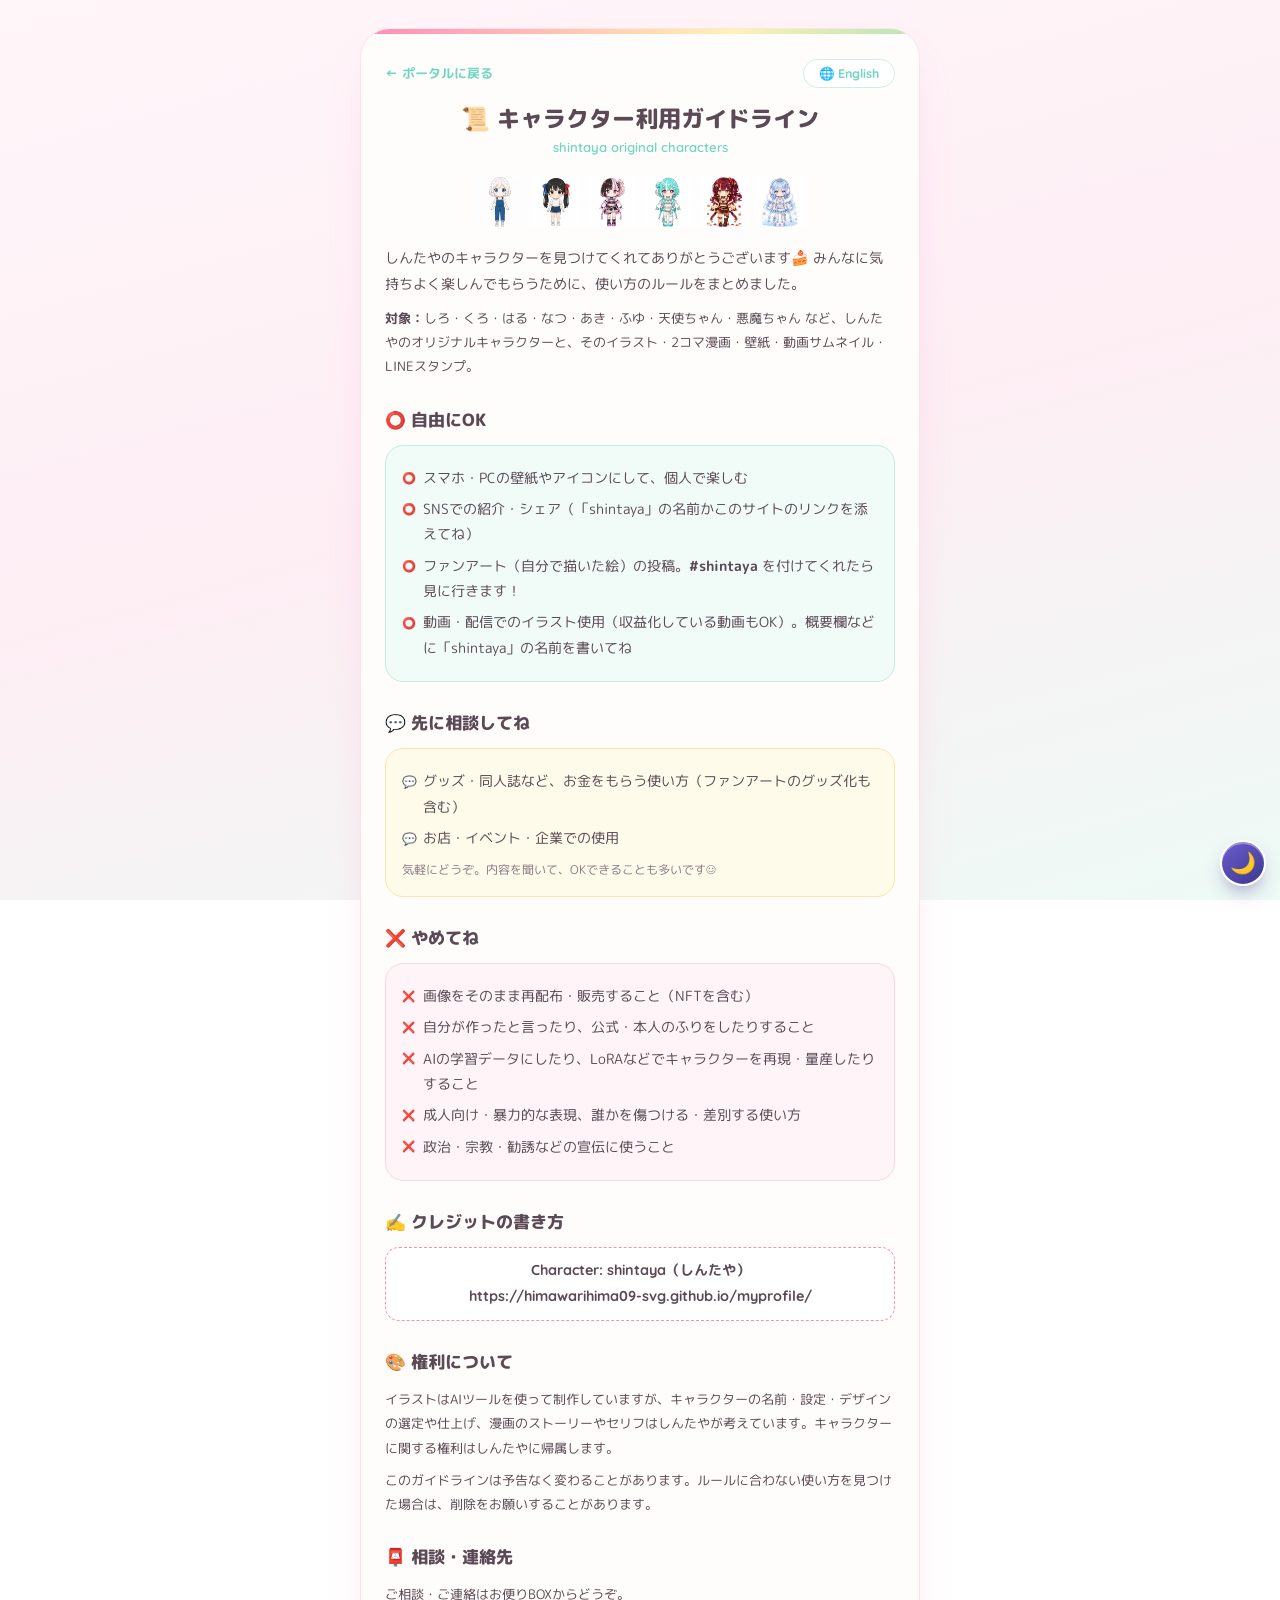
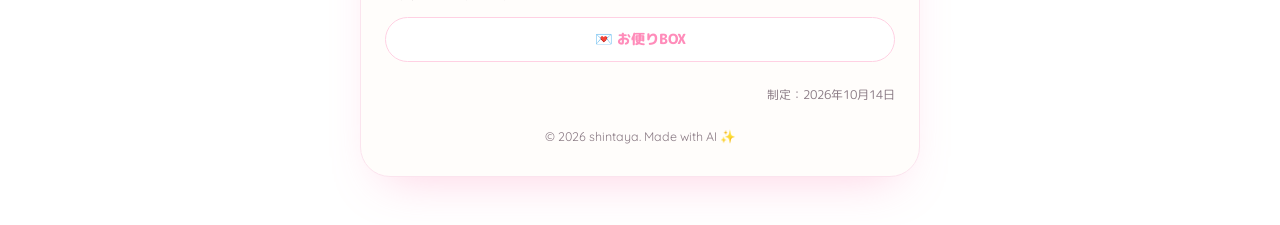
<file: guideline.html>
<!DOCTYPE html>
<html lang="ja">
<head>
  <meta charset="UTF-8">
  <meta name="viewport" content="width=device-width, initial-scale=1.0">
  <title>📜 キャラクター利用ガイドライン｜しんたや</title>
  <meta name="description" content="しんたや（shintaya）のオリジナルキャラクター・イラスト・漫画の利用ガイドライン。できること・相談してほしいこと・禁止事項。">
  <meta property="og:type" content="website">
  <meta property="og:title" content="📜 キャラクター利用ガイドライン｜しんたや">
  <meta property="og:description" content="しんたやのキャラクターを楽しんでもらうためのルールです🍰 Character usage guidelines.">
  <meta property="og:locale" content="ja_JP">
  <meta property="og:image" content="https://himawarihima09-svg.github.io/myprofile/images/ogp.jpg">
  <meta property="og:image:width" content="1200">
  <meta property="og:image:height" content="630">
  <meta name="twitter:card" content="summary_large_image">

  <link rel="icon" href="data:image/svg+xml,<svg xmlns='http://www.w3.org/2000/svg' viewBox='0 0 100 100'><text y='.9em' font-size='90'>📜</text></svg>">

  <link rel="preconnect" href="https://fonts.googleapis.com">
  <link rel="preconnect" href="https://fonts.gstatic.com" crossorigin>
  <link href="https://fonts.googleapis.com/css2?family=M+PLUS+Rounded+1c:wght@400;500;700;800&family=Quicksand:wght@500;600;700&display=swap" rel="stylesheet">

  <style>
    /* ===== Sugar Mist パレット（A案） ===== */
    :root {
      --pink:#ffd1e3; --pink-deep:#ff8cba; --mint:#b8f2e6; --mint-deep:#6fd6c2;
      --yellow:#fff3b0; --ink:#5b4a55; --ink-soft:#8a7a84;
      --card:#fffdfb; --card-border:#fbe4ee; --soft-shadow:0 22px 50px -24px rgba(255,140,186,.45);
    }
    * { margin:0; padding:0; box-sizing:border-box; }
    body {
      font-family:'M PLUS Rounded 1c','Quicksand',sans-serif;
      color:var(--ink); line-height:1.8; min-height:100vh;
      background:linear-gradient(165deg,#fff6fa 0%,#fdeef4 52%,#edfaf5 100%);
      background-attachment:fixed; display:flex; justify-content:center;
      padding:28px 16px 48px; -webkit-font-smoothing:antialiased;
    }
    .card {
      width:100%; max-width:560px; background:var(--card); border:1px solid var(--card-border);
      border-radius:30px; padding:30px 24px 28px; box-shadow:var(--soft-shadow);
      position:relative; overflow:hidden; animation:cardIn .7s cubic-bezier(.2,.7,.2,1) both;
    }
    .card::before {
      content:""; position:absolute; top:0; left:0; right:0; height:5px;
      background:linear-gradient(90deg,var(--pink-deep),var(--yellow),var(--mint-deep),var(--pink-deep));
      background-size:200% 100%; animation:barShine 6s linear infinite;
    }
    @keyframes cardIn { from{opacity:0;transform:translateY(26px) scale(.985);} to{opacity:1;transform:none;} }
    @keyframes barShine { 0%{background-position:0% 50%;} 100%{background-position:200% 50%;} }
    [hidden] { display:none !important; }

    .topbar { display:flex; justify-content:space-between; align-items:center; margin-bottom:14px; }
    .back { font-size:0.82rem; font-weight:700; color:var(--mint-deep); text-decoration:none; }
    .back:hover { text-decoration:underline; }
    .lang-toggle {
      font-family:'Quicksand',sans-serif; font-size:0.78rem; font-weight:700; color:var(--mint-deep);
      background:#fff; border:1.5px solid #cdeee6; border-radius:999px; padding:6px 15px; cursor:pointer;
    }
    h1 { font-size:1.45rem; font-weight:800; text-align:center; line-height:1.4; }
    .subtitle { text-align:center; font-family:'Quicksand',sans-serif; font-weight:600; font-size:0.82rem; color:var(--mint-deep); margin-top:2px; }
    .lead { font-size:0.9rem; margin:18px 0 6px; }

    .chars { display:flex; justify-content:center; flex-wrap:wrap; gap:4px; margin:16px 0 4px; }
    .chars img { width:52px; height:52px; object-fit:contain; }

    h2 {
      display:flex; align-items:center; gap:8px;
      font-size:1.05rem; font-weight:800; margin:26px 0 10px;
    }
    .box { border-radius:18px; padding:14px 16px; border:1.5px solid; }
    .box ul { list-style:none; }
    .box li { position:relative; padding-left:1.5em; font-size:0.88rem; margin:6px 0; }
    .box li::before { position:absolute; left:0; top:0; }
    .ok   { background:#f1fbf8; border-color:#bfeee3; }
    .ok li::before   { content:"⭕"; font-size:.8em; top:.2em; }
    .ask  { background:#fffbea; border-color:#fbe7a6; }
    .ask li::before  { content:"💬"; font-size:.85em; top:.15em; }
    .ng   { background:#fff5f8; border-color:var(--pink); }
    .ng li::before   { content:"❌"; font-size:.75em; top:.25em; }
    .box .hint { font-size:0.78rem; color:var(--ink-soft); margin-top:8px; }

    .credit {
      font-family:'Quicksand','M PLUS Rounded 1c',sans-serif; font-weight:700; font-size:0.9rem;
      background:#fff; border:1.5px dashed var(--pink-deep); border-radius:14px;
      padding:10px 14px; text-align:center; margin-top:8px;
    }
    p.small { font-size:0.84rem; margin:8px 0; }
    .contact { display:flex; gap:10px; flex-wrap:wrap; margin-top:10px; }
    .contact a {
      flex:1 1 140px; text-align:center; text-decoration:none; font-weight:800; font-size:0.88rem;
      color:var(--pink-deep); background:#fff; border:1.5px solid var(--pink); border-radius:999px; padding:9px 14px;
    }
    .contact a:hover { background:#fff6fa; }
    .updated { margin-top:22px; font-size:0.76rem; color:var(--ink-soft); text-align:right; }
    footer { margin-top:20px; text-align:center; font-family:'Quicksand',sans-serif; font-size:0.78rem; color:var(--ink-soft); }
    @media (prefers-reduced-motion:reduce){ *{animation:none!important;} }
  </style>
  <link rel="stylesheet" href="css/sweet.css?v=20261026">
  <script src="js/theme.js?v=20261026"></script>
</head>
<body>
  <main class="card">
    <div class="topbar">
      <a class="back" href="index.html"><span class="lang-ja">← ポータルに戻る</span><span class="lang-en" lang="en" hidden>← Back to portal</span></a>
      <button type="button" class="lang-toggle" id="langToggle">🌐 English</button>
    </div>

    <h1><span class="lang-ja">📜 キャラクター利用ガイドライン</span><span class="lang-en" lang="en" hidden>📜 Character Usage Guidelines</span></h1>
    <p class="subtitle">shintaya original characters</p>

    <div class="chars" aria-hidden="true">
      <img src="images/chars/shiro.webp" alt=""><img src="images/chars/kuro.webp" alt=""><img src="images/chars/haru.webp" alt="">
      <img src="images/chars/natu.webp" alt=""><img src="images/chars/aki.webp" alt=""><img src="images/chars/fuyu.webp" alt="">
    </div>

    <p class="lead">
      <span class="lang-ja">しんたやのキャラクターを見つけてくれてありがとうございます🍰 みんなに気持ちよく楽しんでもらうために、使い方のルールをまとめました。</span>
      <span class="lang-en" lang="en" hidden>Thank you for loving shintaya's characters🍰 Here are a few simple rules so everyone can enjoy them happily.</span>
    </p>
    <p class="small">
      <span class="lang-ja"><strong>対象：</strong>しろ・くろ・はる・なつ・あき・ふゆ・天使ちゃん・悪魔ちゃん など、しんたやのオリジナルキャラクターと、そのイラスト・2コマ漫画・壁紙・動画サムネイル・LINEスタンプ。</span>
      <span class="lang-en" lang="en" hidden><strong>Covers:</strong> all shintaya original characters (Shiro, Kuro, Haru, Natsu, Aki, Fuyu, Angel &amp; Devil, etc.) and their illustrations, comics, wallpapers, video thumbnails and LINE stickers.</span>
    </p>

    <h2><span class="lang-ja">⭕ 自由にOK</span><span class="lang-en" lang="en" hidden>⭕ Go ahead!</span></h2>
    <div class="box ok">
      <ul>
        <li><span class="lang-ja">スマホ・PCの壁紙やアイコンにして、個人で楽しむ</span><span class="lang-en" lang="en" hidden>Using them as wallpapers or icons for personal enjoyment</span></li>
        <li><span class="lang-ja">SNSでの紹介・シェア（「shintaya」の名前かこのサイトのリンクを添えてね）</span><span class="lang-en" lang="en" hidden>Sharing on social media (please credit "shintaya" or link to this site)</span></li>
        <li><span class="lang-ja">ファンアート（自分で描いた絵）の投稿。<strong>#shintaya</strong> を付けてくれたら見に行きます！</span><span class="lang-en" lang="en" hidden>Posting your own fan art — tag <strong>#shintaya</strong> and I'll come see it!</span></li>
        <li><span class="lang-ja">動画・配信でのイラスト使用（収益化している動画もOK）。概要欄などに「shintaya」の名前を書いてね</span><span class="lang-en" lang="en" hidden>Using the illustrations in videos or streams, monetized ones included — just credit "shintaya" in the description</span></li>
      </ul>
    </div>

    <h2><span class="lang-ja">💬 先に相談してね</span><span class="lang-en" lang="en" hidden>💬 Please ask first</span></h2>
    <div class="box ask">
      <ul>
        <li><span class="lang-ja">グッズ・同人誌など、お金をもらう使い方（ファンアートのグッズ化も含む）</span><span class="lang-en" lang="en" hidden>Anything that earns money, such as merchandise or doujinshi (including fan-art goods)</span></li>
        <li><span class="lang-ja">お店・イベント・企業での使用</span><span class="lang-en" lang="en" hidden>Use by shops, events or companies</span></li>
      </ul>
      <p class="hint"><span class="lang-ja">気軽にどうぞ。内容を聞いて、OKできることも多いです☺️</span><span class="lang-en" lang="en" hidden>Don't be shy — in many cases the answer is yes☺️</span></p>
    </div>

    <h2><span class="lang-ja">❌ やめてね</span><span class="lang-en" lang="en" hidden>❌ Please don't</span></h2>
    <div class="box ng">
      <ul>
        <li><span class="lang-ja">画像をそのまま再配布・販売すること（NFTを含む）</span><span class="lang-en" lang="en" hidden>Redistributing or selling the images as-is (including NFTs)</span></li>
        <li><span class="lang-ja">自分が作ったと言ったり、公式・本人のふりをしたりすること</span><span class="lang-en" lang="en" hidden>Claiming them as your own, or pretending to be official / shintaya</span></li>
        <li><span class="lang-ja">AIの学習データにしたり、LoRAなどでキャラクターを再現・量産したりすること</span><span class="lang-en" lang="en" hidden>Using them to train AI models, or recreating the characters with LoRA or similar tools</span></li>
        <li><span class="lang-ja">成人向け・暴力的な表現、誰かを傷つける・差別する使い方</span><span class="lang-en" lang="en" hidden>Adult or violent content, or any use that hurts or discriminates against others</span></li>
        <li><span class="lang-ja">政治・宗教・勧誘などの宣伝に使うこと</span><span class="lang-en" lang="en" hidden>Political, religious or solicitation purposes</span></li>
      </ul>
    </div>

    <h2><span class="lang-ja">✍️ クレジットの書き方</span><span class="lang-en" lang="en" hidden>✍️ How to credit</span></h2>
    <p class="credit">Character: shintaya（しんたや）<br>https://himawarihima09-svg.github.io/myprofile/</p>

    <h2><span class="lang-ja">🎨 権利について</span><span class="lang-en" lang="en" hidden>🎨 About rights</span></h2>
    <p class="small">
      <span class="lang-ja">イラストはAIツールを使って制作していますが、キャラクターの名前・設定・デザインの選定や仕上げ、漫画のストーリーやセリフはしんたやが考えています。キャラクターに関する権利はしんたやに帰属します。</span>
      <span class="lang-en" lang="en" hidden>The illustrations are made with the help of AI tools, while the characters' names, settings, design choices and finishing, as well as the comic stories and dialogue, are created by shintaya. All rights to the characters belong to shintaya.</span>
    </p>
    <p class="small">
      <span class="lang-ja">このガイドラインは予告なく変わることがあります。ルールに合わない使い方を見つけた場合は、削除をお願いすることがあります。</span>
      <span class="lang-en" lang="en" hidden>These guidelines may change without notice. I may ask you to remove content that doesn't follow them.</span>
    </p>

    <h2><span class="lang-ja">📮 相談・連絡先</span><span class="lang-en" lang="en" hidden>📮 Contact</span></h2>
    <p class="small"><span class="lang-ja">ご相談・ご連絡はお便りBOXからどうぞ。</span><span class="lang-en" lang="en" hidden>Please reach out via the Letter Box.</span></p>
    <div class="contact">
      <a href="letter.html"><span class="lang-ja">💌 お便りBOX</span><span class="lang-en" lang="en" hidden>💌 Letter Box</span></a>
    </div>

    <p class="updated"><span class="lang-ja">制定：2026年10月14日</span><span class="lang-en" lang="en" hidden>Effective: October 14, 2026</span></p>
    <footer lang="en">© 2026 shintaya. Made with AI ✨</footer>
  </main>

  <script>
    (function () {
      var root = document.documentElement;
      var toggle = document.getElementById('langToggle');
      var lang = 'ja';
      function applyLang(next) {
        lang = next;
        root.lang = lang;
        var ja = document.querySelectorAll('.lang-ja');
        var en = document.querySelectorAll('.lang-en');
        for (var i = 0; i < ja.length; i++) ja[i].hidden = lang === 'en';
        for (var j = 0; j < en.length; j++) en[j].hidden = lang !== 'en';
        toggle.textContent = lang === 'en' ? '🌐 日本語' : '🌐 English';
      }
      try { lang = localStorage.getItem('lang') === 'en' ? 'en' : 'ja'; } catch (e) {}
      applyLang(lang);
      toggle.addEventListener('click', function () {
        var next = lang === 'en' ? 'ja' : 'en';
        try { localStorage.setItem('lang', next); } catch (e) {}
        applyLang(next);
      });
    })();
  </script>
  <script src="js/sweet.js?v=20261026" defer></script>
</body>
</html>
</file>
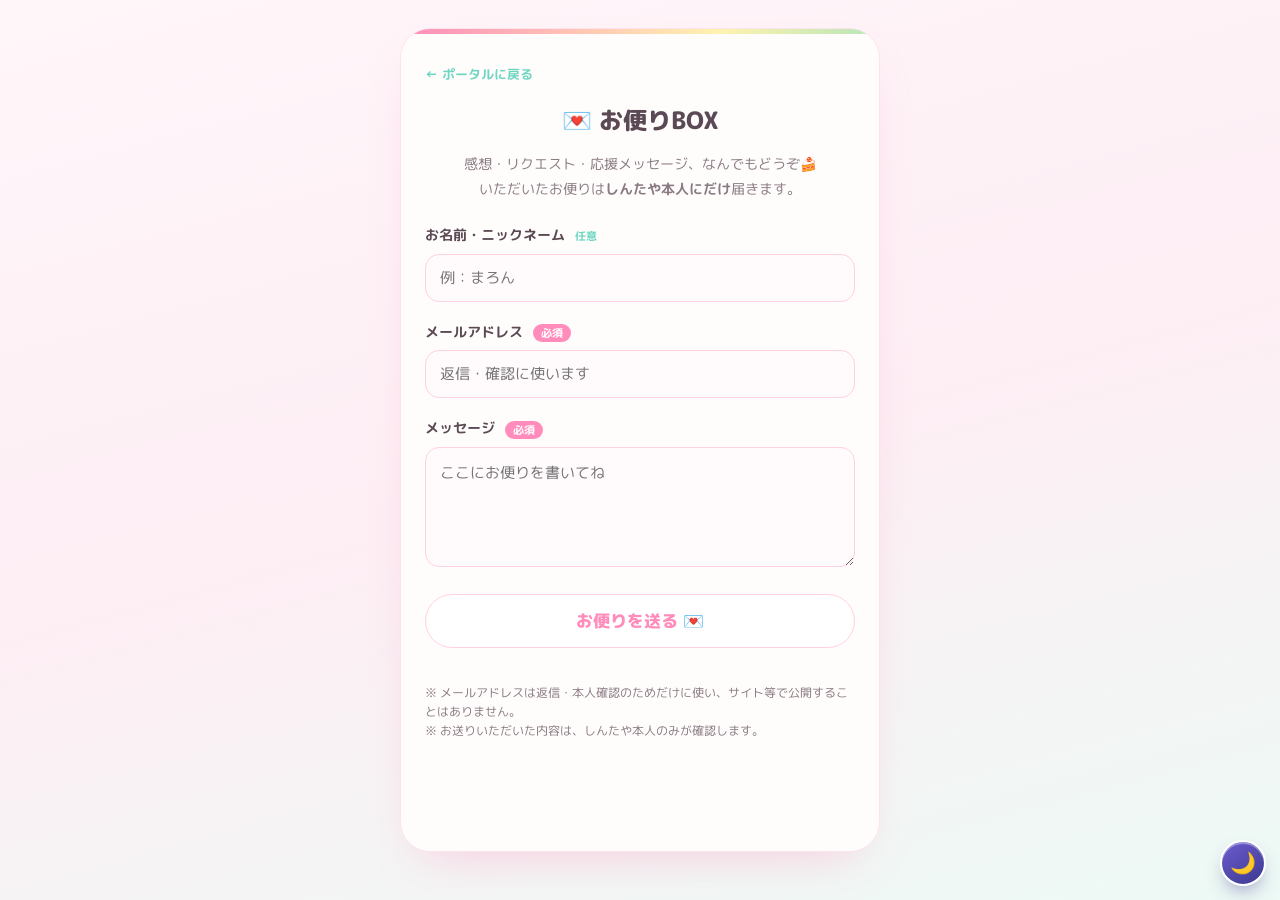
<file: letter.html>
<!DOCTYPE html>
<html lang="ja">
<head>
  <meta charset="UTF-8">
  <meta name="viewport" content="width=device-width, initial-scale=1.0">
  <title>💌 お便りBOX｜しんたや</title>
  <meta name="description" content="しんたやへのお便りBOX。感想・リクエスト・応援メッセージをどうぞ。いただいた内容はしんたや本人にだけ届きます。">
  <meta property="og:type" content="website">
  <meta property="og:title" content="💌 お便りBOX｜しんたや">
  <meta property="og:description" content="しんたやへのお便りBOX。感想・リクエスト・応援メッセージをどうぞ🍰">
  <meta property="og:locale" content="ja_JP">
  <meta property="og:image" content="https://himawarihima09-svg.github.io/myprofile/images/ogp.jpg">
  <meta property="og:image:width" content="1200">
  <meta property="og:image:height" content="630">
  <meta name="twitter:card" content="summary_large_image">

  <link rel="icon" href="data:image/svg+xml,<svg xmlns='http://www.w3.org/2000/svg' viewBox='0 0 100 100'><text y='.9em' font-size='90'>💌</text></svg>">

  <link rel="preconnect" href="https://fonts.googleapis.com">
  <link rel="preconnect" href="https://fonts.gstatic.com" crossorigin>
  <link href="https://fonts.googleapis.com/css2?family=M+PLUS+Rounded+1c:wght@400;500;700;800&family=Quicksand:wght@500;600;700&display=swap" rel="stylesheet">

  <style>
    /* ===== Sugar Mist パレット（A案） ===== */
    :root {
      --pink:#ffd1e3; --pink-deep:#ff8cba; --mint:#b8f2e6; --mint-deep:#6fd6c2;
      --yellow:#fff3b0; --ink:#5b4a55; --ink-soft:#8a7a84;
      --card:#fffdfb; --card-border:#fbe4ee; --soft-shadow:0 22px 50px -24px rgba(255,140,186,.45);
    }
    * { margin:0; padding:0; box-sizing:border-box; }
    body {
      font-family:'M PLUS Rounded 1c','Quicksand',sans-serif;
      color:var(--ink); line-height:1.8; min-height:100vh;
      background:linear-gradient(165deg,#fff6fa 0%,#fdeef4 52%,#edfaf5 100%);
      background-attachment:fixed; display:flex; justify-content:center;
      padding:28px 16px 48px; -webkit-font-smoothing:antialiased;
    }
    .card {
      width:100%; max-width:480px; background:var(--card); border:1px solid var(--card-border);
      border-radius:30px; padding:30px 24px 28px; box-shadow:var(--soft-shadow);
      position:relative; overflow:hidden; animation:cardIn .7s cubic-bezier(.2,.7,.2,1) both;
    }
    .card::before {
      content:""; position:absolute; top:0; left:0; right:0; height:5px;
      background:linear-gradient(90deg,var(--pink-deep),var(--yellow),var(--mint-deep),var(--pink-deep));
      background-size:200% 100%; animation:barShine 6s linear infinite;
    }
    @keyframes cardIn { from{opacity:0;transform:translateY(26px) scale(.985);} to{opacity:1;transform:none;} }
    @keyframes barShine { 0%{background-position:0% 50%;} 100%{background-position:200% 50%;} }
    @keyframes pop { 0%{transform:scale(.9);opacity:0;} 60%{transform:scale(1.04);} 100%{transform:scale(1);opacity:1;} }

    .back { display:inline-block; font-size:0.82rem; font-weight:700; color:var(--mint-deep); text-decoration:none; margin-bottom:12px; }
    .back:hover { text-decoration:underline; }
    h1 { font-size:1.5rem; font-weight:800; text-align:center; }
    .lead { font-size:0.86rem; color:var(--ink-soft); text-align:center; margin:10px 0 22px; }

    label { display:block; font-size:0.85rem; font-weight:700; margin-bottom:6px; }
    label .req { font-size:0.7rem; color:#fff; background:var(--pink-deep); border-radius:999px; padding:1px 8px; margin-left:6px; vertical-align:middle; }
    label .opt { font-size:0.7rem; color:var(--mint-deep); margin-left:6px; }
    .field { margin-bottom:18px; }
    input[type=text], input[type=email], textarea {
      width:100%; font-family:inherit; font-size:0.95rem; color:var(--ink);
      background:#fffafc; border:1.5px solid var(--pink); border-radius:14px;
      padding:12px 14px; outline:none; transition:border-color 0.2s ease, box-shadow 0.2s ease;
    }
    input:focus, textarea:focus { border-color:var(--pink-deep); box-shadow:0 0 0 3px rgba(255,140,186,.15); }
    textarea { resize:vertical; min-height:120px; line-height:1.7; }

    .hp { position:absolute; left:-9999px; top:-9999px; width:1px; height:1px; overflow:hidden; opacity:0; }

    .submit {
      width:100%; min-height:54px; font-family:inherit; font-size:1.05rem; font-weight:800;
      color:var(--pink-deep); background:#fff; border:1.5px solid var(--pink); border-radius:999px;
      cursor:pointer; transition:transform 0.15s ease, background 0.2s ease;
    }
    .submit:hover { transform:translateY(-2px); background:#fff6fa; }
    .submit:active { transform:translateY(0); }
    .submit:disabled { opacity:0.6; cursor:default; transform:none; }

    .privacy { font-size:0.74rem; color:var(--ink-soft); margin-top:14px; line-height:1.6; }
    .err { font-size:0.8rem; color:#c0392b; margin-top:10px; min-height:1em; }

    #done { display:none; text-align:center; padding:20px 0; animation:pop .55s cubic-bezier(.2,.8,.3,1.1) both; }
    #done .big { font-size:3rem; }
    #done h2 { font-size:1.3rem; font-weight:800; color:var(--pink-deep); margin:10px 0 8px; }
    #done p { font-size:0.9rem; color:var(--ink); }
    #done .back { margin-top:18px; }

    footer { margin-top:24px; text-align:center; font-family:'Quicksand',sans-serif; font-size:0.78rem; color:var(--ink-soft); }
    @media (prefers-reduced-motion:reduce){ *{animation:none!important;} .submit{transition:none;} }
  </style>
  <link rel="stylesheet" href="css/sweet.css?v=20261026">
  <script src="js/theme.js?v=20261026"></script>
</head>
<body>
  <main class="card">
    <a class="back" href="index.html">← ポータルに戻る</a>

    <!-- ===== 入力フォーム ===== -->
    <div id="formArea">
      <h1>💌 お便りBOX</h1>
      <p class="lead">感想・リクエスト・応援メッセージ、なんでもどうぞ🍰<br>いただいたお便りは<strong>しんたや本人にだけ</strong>届きます。</p>

      <form id="letterForm" novalidate>
        <div class="field">
          <label for="nickname">お名前・ニックネーム <span class="opt">任意</span></label>
          <input type="text" id="nickname" name="nickname" maxlength="50" placeholder="例：まろん">
        </div>

        <div class="field">
          <label for="email">メールアドレス <span class="req">必須</span></label>
          <input type="email" id="email" name="email" maxlength="200" placeholder="返信・確認に使います" required>
        </div>

        <div class="field">
          <label for="message">メッセージ <span class="req">必須</span></label>
          <textarea id="message" name="message" maxlength="2000" placeholder="ここにお便りを書いてね" required></textarea>
        </div>

        <!-- ハニーポット：人間は触れない。ここに入力があったらボット判定 -->
        <div class="hp" aria-hidden="true">
          <label for="website">ここは空欄のままにしてください</label>
          <input type="text" id="website" name="website" tabindex="-1" autocomplete="off">
        </div>

        <button type="submit" class="submit" id="submitBtn">お便りを送る 💌</button>
        <p class="err" id="errMsg"></p>
      </form>

      <p class="privacy">
        ※ メールアドレスは返信・本人確認のためだけに使い、サイト等で公開することはありません。<br>
        ※ お送りいただいた内容は、しんたや本人のみが確認します。
      </p>
    </div>

    <!-- ===== 送信完了 ===== -->
    <div id="done">
      <div class="big">💌✨</div>
      <h2>お便りありがとう！</h2>
      <p>しんたやに届けたよ。<br>あなたのメッセージが、次の曲の力になります🍰</p>
      <a class="back" href="index.html">← ポータルに戻る</a>
    </div>
  </main>

  <script>
    // ===== 送信先（Apps Script のウェブアプリURL）=====
    const ENDPOINT = "https://script.google.com/macros/s/AKfycbxPfl5ekjMUsoX2_TZi_uPWyJNgSUqZIPB2800SyU0UJJ-r6pqCykfac2ro8Uj_vSYVWg/exec";

    const form = document.getElementById('letterForm');

    // ?topic=rhythmlab で来た人には、本文を最初から入れておく
    const topics = { rhythmlab: '【リズラボ公開のお知らせ希望】\n公開されたらメールで教えてください！\n（遊んでいる音ゲー：　　）' };
    const topic = new URLSearchParams(location.search).get('topic');
    if (topics[topic]) document.getElementById('message').value = topics[topic];
    const btn = document.getElementById('submitBtn');
    const errMsg = document.getElementById('errMsg');

    form.addEventListener('submit', async function (ev) {
      ev.preventDefault();
      errMsg.textContent = "";

      if (document.getElementById('website').value) { showDone(); return; }

      const email = document.getElementById('email').value.trim();
      const message = document.getElementById('message').value.trim();

      const emailOk = /^[^@\s]+@[^@\s]+\.[^@\s]+$/.test(email);
      if (!emailOk) { errMsg.textContent = "メールアドレスの形式を確認してください。"; return; }
      if (!message) { errMsg.textContent = "メッセージを入力してください。"; return; }

      btn.disabled = true;
      btn.textContent = "送信中…";

      try {
        await fetch(ENDPOINT, { method: 'POST', mode: 'no-cors', body: new FormData(form) });
        showDone();
      } catch (e) {
        errMsg.textContent = "送信に失敗しました。時間をおいて試してください。";
        btn.disabled = false;
        btn.textContent = "お便りを送る 💌";
      }
    });

    function showDone() {
      document.getElementById('formArea').style.display = 'none';
      document.getElementById('done').style.display = 'block';
      window.scrollTo(0, 0);
    }
  </script>
  <script src="js/sweet.js?v=20261026" defer></script>
</body>
</html>
</file>
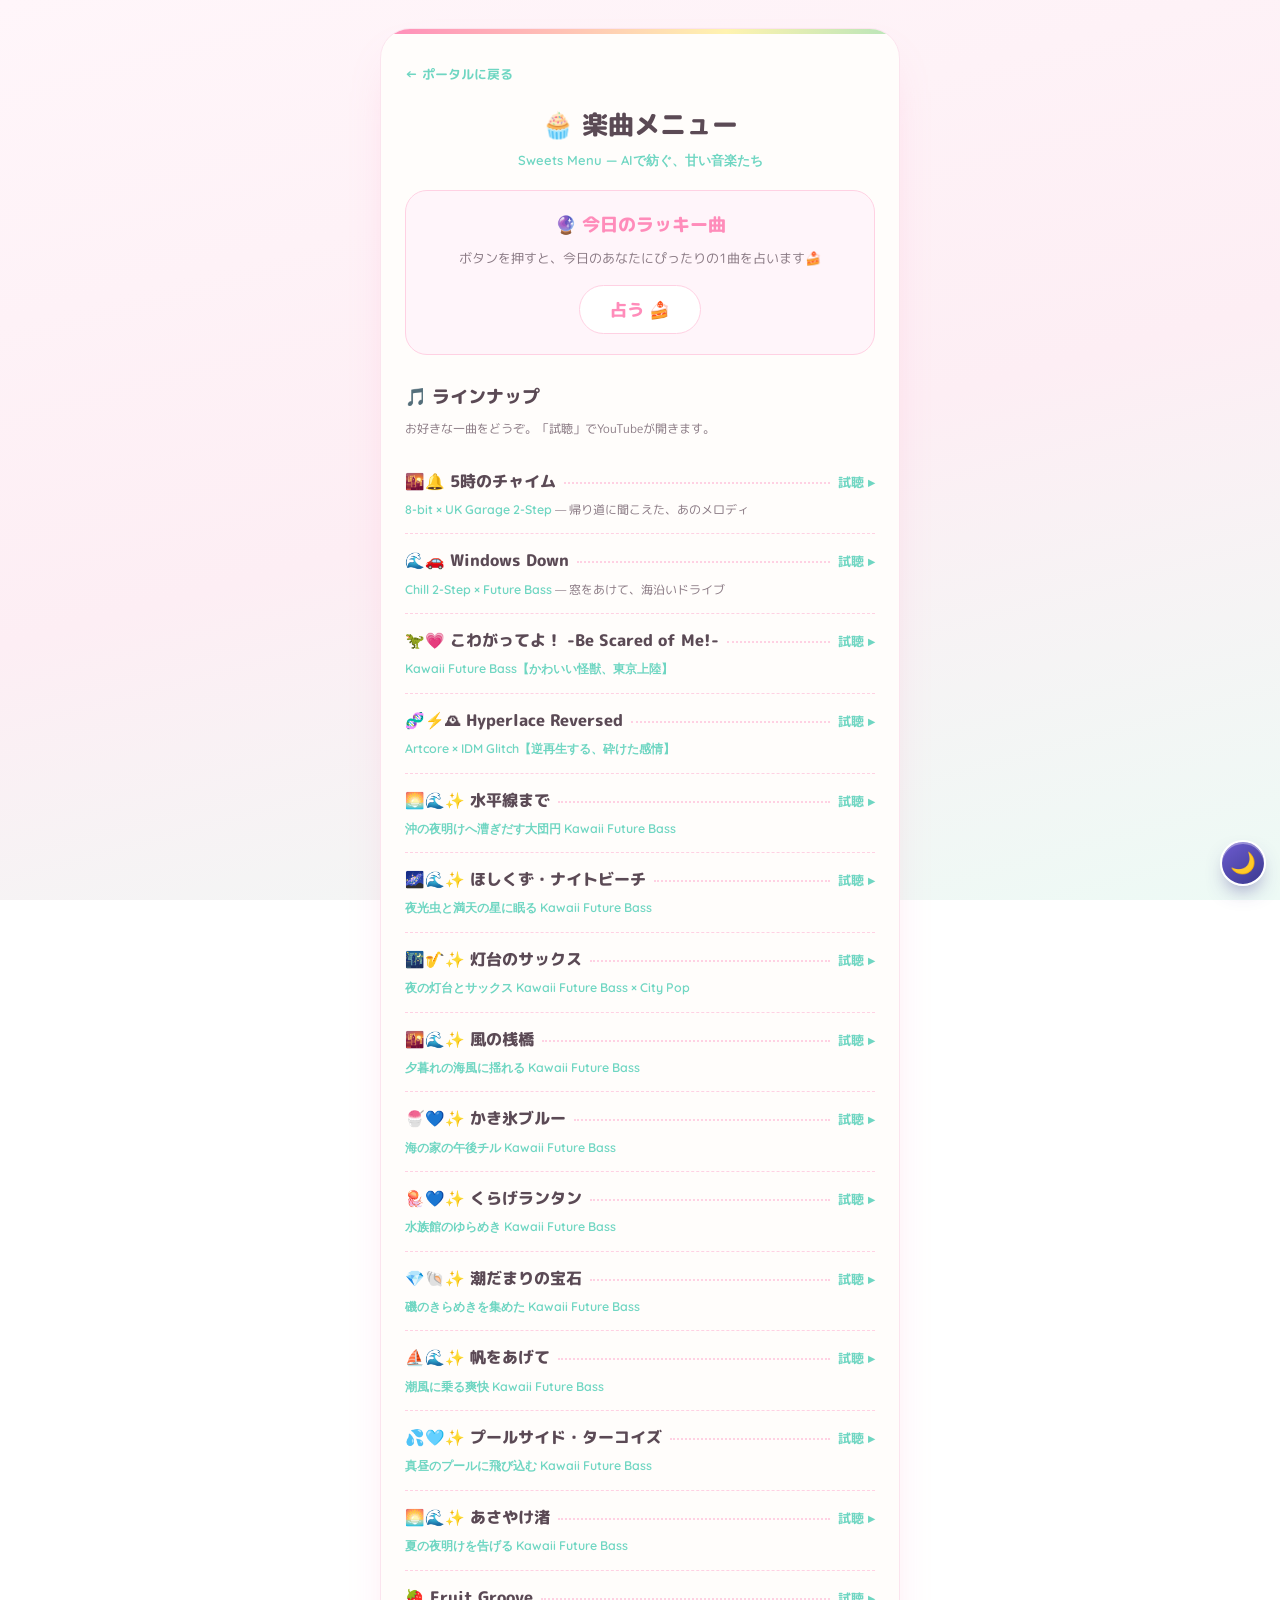
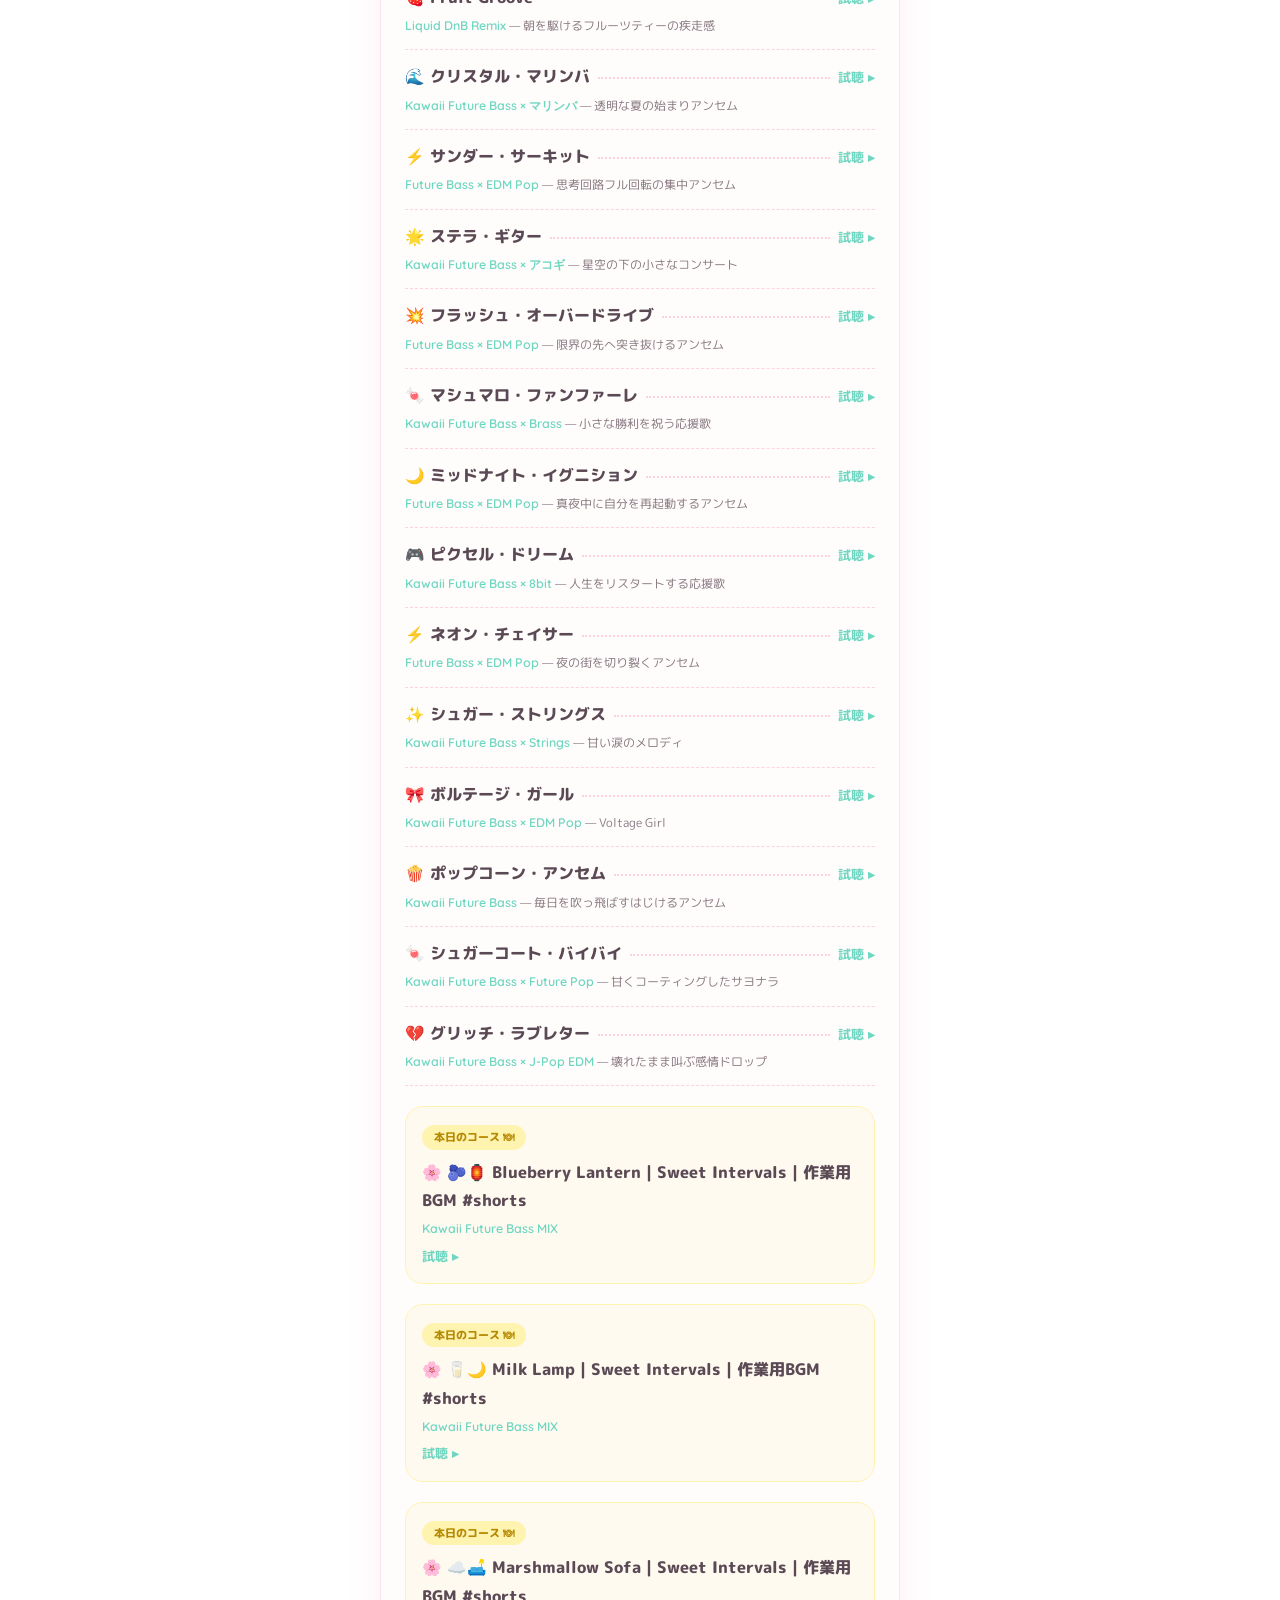
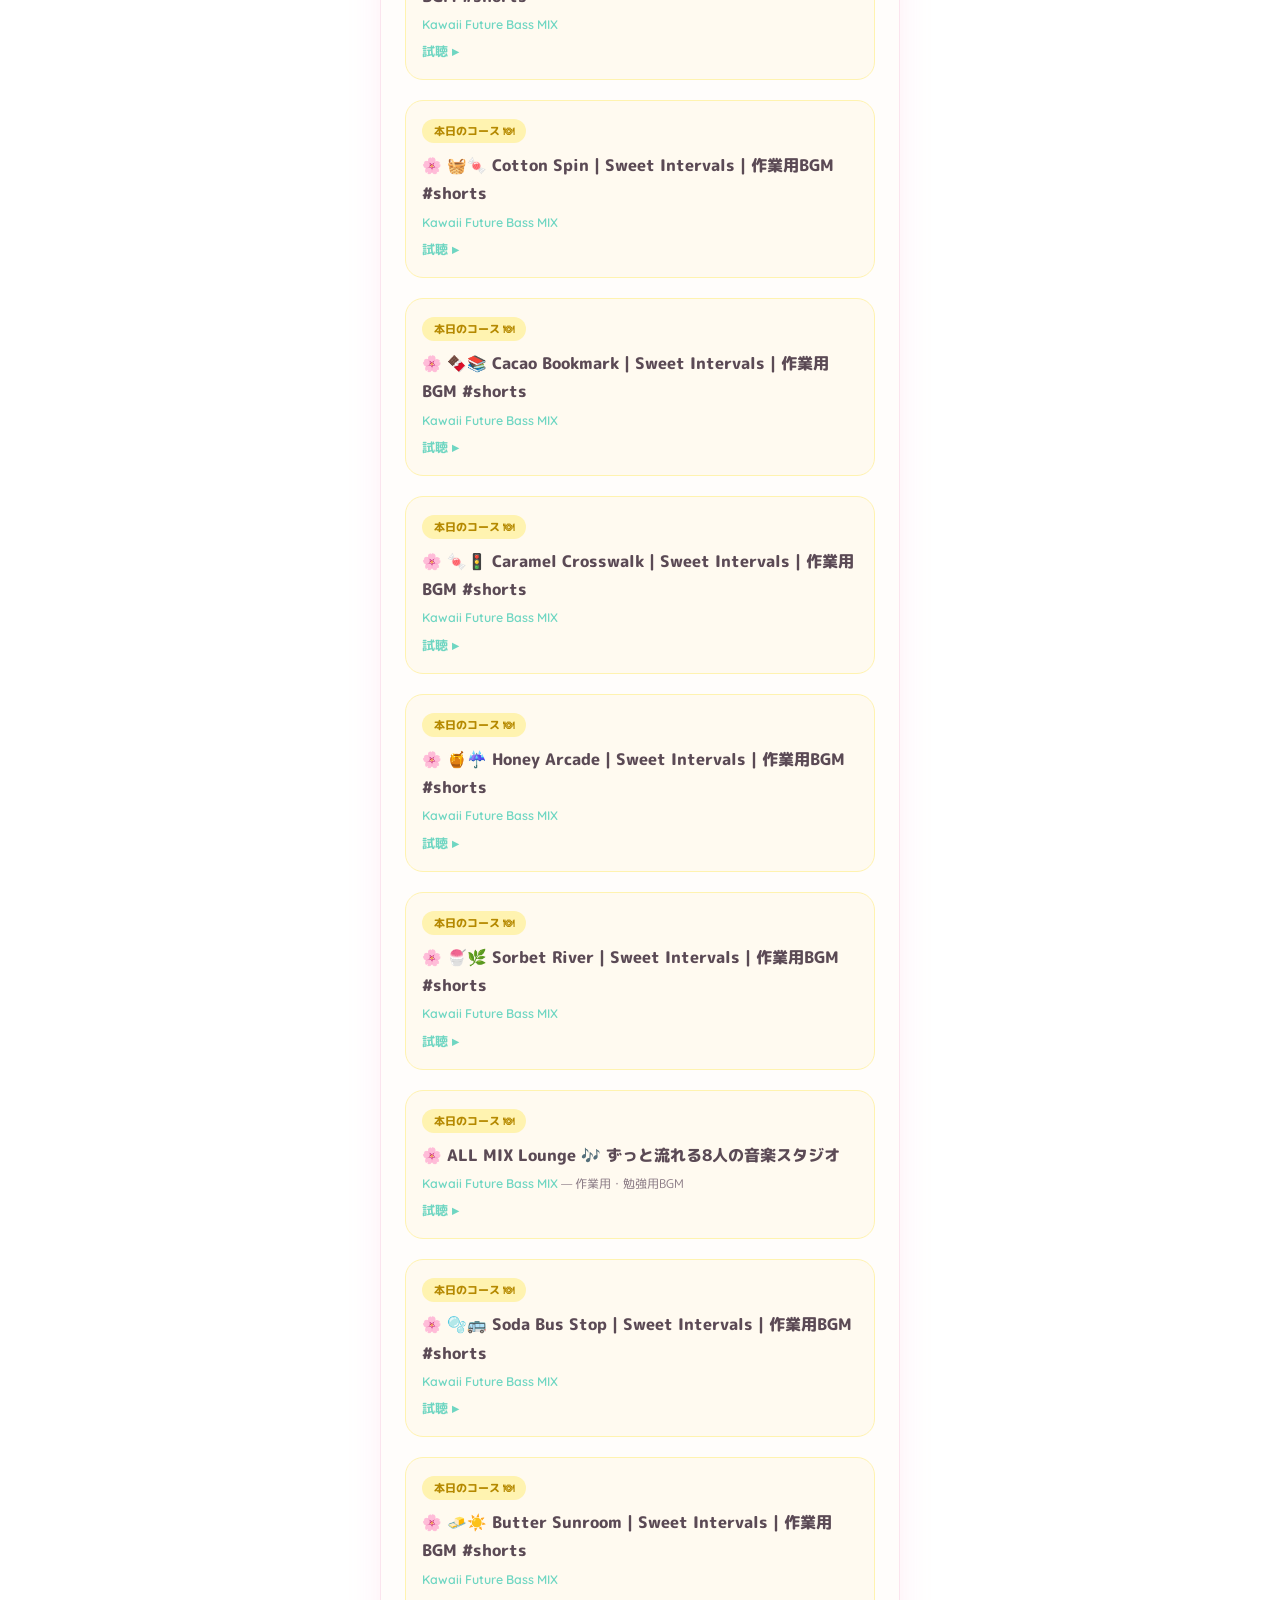
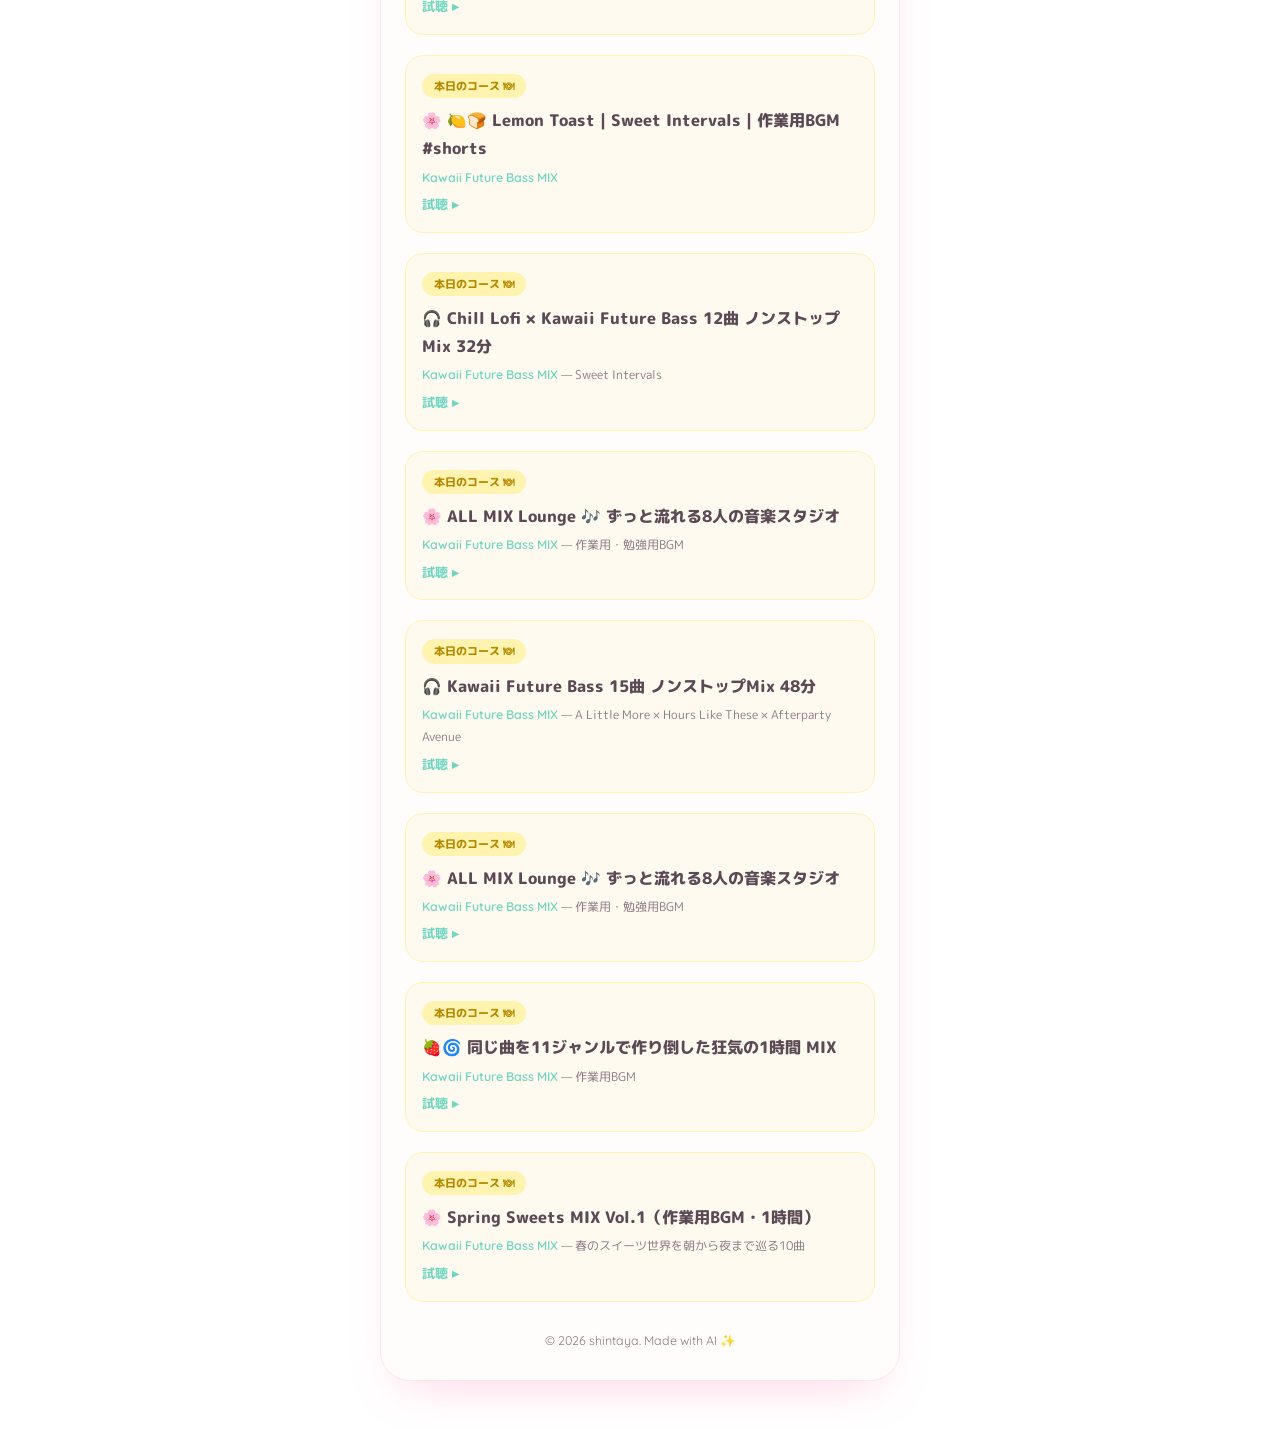
<file: menu.html>
<!DOCTYPE html>
<html lang="ja">
<head>
  <meta charset="UTF-8">
  <meta name="viewport" content="width=device-width, initial-scale=1.0">
  <title>🧁 楽曲メニュー｜しんたや</title>
  <meta name="description" content="しんたやのオリジナル楽曲を「スイーツメニュー」風に。今日のラッキー曲おみくじも楽しめます🍰">
  <meta property="og:type" content="website">
  <meta property="og:title" content="🧁 楽曲メニュー｜しんたや">
  <meta property="og:description" content="AI音楽×スイーツ。オリジナル楽曲をメニュー表風に楽しめます。今日のラッキー曲おみくじ付き🔮">
  <meta property="og:locale" content="ja_JP">
  <meta property="og:image" content="https://himawarihima09-svg.github.io/myprofile/images/ogp.jpg">
  <meta property="og:image:width" content="1200">
  <meta property="og:image:height" content="630">
  <meta name="twitter:card" content="summary_large_image">

  <link rel="icon" href="data:image/svg+xml,<svg xmlns='http://www.w3.org/2000/svg' viewBox='0 0 100 100'><text y='.9em' font-size='90'>🧁</text></svg>">

  <link rel="preconnect" href="https://fonts.googleapis.com">
  <link rel="preconnect" href="https://fonts.gstatic.com" crossorigin>
  <link href="https://fonts.googleapis.com/css2?family=M+PLUS+Rounded+1c:wght@400;500;700;800&family=Quicksand:wght@500;600;700&display=swap" rel="stylesheet">

  <style>
    /* ===== Sugar Mist パレット（A案） ===== */
    :root {
      --pink:#ffd1e3; --pink-deep:#ff8cba; --mint:#b8f2e6; --mint-deep:#6fd6c2;
      --yellow:#fff3b0; --ink:#5b4a55; --ink-soft:#8a7a84;
      --card:#fffdfb; --card-border:#fbe4ee; --soft-shadow:0 22px 50px -24px rgba(255,140,186,.45);
    }
    * { margin:0; padding:0; box-sizing:border-box; }
    body {
      font-family:'M PLUS Rounded 1c','Quicksand',sans-serif;
      color:var(--ink); line-height:1.8; min-height:100vh;
      background:linear-gradient(165deg,#fff6fa 0%,#fdeef4 52%,#edfaf5 100%);
      background-attachment:fixed; display:flex; justify-content:center;
      padding:28px 16px 48px; -webkit-font-smoothing:antialiased;
    }
    .card {
      width:100%; max-width:520px; background:var(--card); border:1px solid var(--card-border);
      border-radius:30px; padding:30px 24px 28px; box-shadow:var(--soft-shadow);
      position:relative; overflow:hidden; animation:cardIn .7s cubic-bezier(.2,.7,.2,1) both;
    }
    .card::before {
      content:""; position:absolute; top:0; left:0; right:0; height:5px;
      background:linear-gradient(90deg,var(--pink-deep),var(--yellow),var(--mint-deep),var(--pink-deep));
      background-size:200% 100%; animation:barShine 6s linear infinite;
    }
    @keyframes cardIn { from{opacity:0;transform:translateY(26px) scale(.985);} to{opacity:1;transform:none;} }
    @keyframes barShine { 0%{background-position:0% 50%;} 100%{background-position:200% 50%;} }
    @keyframes pop { 0%{transform:scale(.96);opacity:0;} 60%{transform:scale(1.02);} 100%{transform:scale(1);opacity:1;} }

    .back { display:inline-block; font-size:0.82rem; font-weight:700; color:var(--mint-deep); text-decoration:none; margin-bottom:14px; }
    .back:hover { text-decoration:underline; }
    h1 { font-size:1.6rem; font-weight:800; text-align:center; }
    .subtitle {
      text-align:center; font-family:'Quicksand',sans-serif; font-weight:600;
      font-size:0.82rem; color:var(--mint-deep); margin-top:2px; margin-bottom:8px;
    }

    /* ===== おみくじ ===== */
    .omikuji {
      background:#fff5fa; border:1.5px solid var(--pink); border-radius:22px;
      padding:18px 18px 20px; margin:18px 0 26px; text-align:center;
    }
    .omikuji h2 { font-size:1.1rem; font-weight:800; color:var(--pink-deep); }
    .omikuji .desc { font-size:0.82rem; color:var(--ink-soft); margin:6px 0 14px; }
    .omikuji-btn {
      font-family:inherit; font-size:1.05rem; font-weight:800; color:var(--pink-deep);
      background:#fff; border:1.5px solid var(--pink); border-radius:999px; padding:11px 30px;
      cursor:pointer; transition:transform 0.15s ease, background 0.2s ease;
    }
    .omikuji-btn:hover { transform:translateY(-2px); background:#fff6fa; }
    .omikuji-btn:active { transform:translateY(0); }

    .omikuji-result { margin-top:18px; animation:pop .5s cubic-bezier(.2,.8,.3,1.1) both; }
    .omikuji-result .rank { font-size:2.4rem; line-height:1; }
    .omikuji-result .fortune { font-size:1.05rem; font-weight:800; color:var(--pink-deep); margin-top:4px; }
    .omikuji-result .song { font-size:1rem; font-weight:800; margin:10px 0 4px; color:var(--ink); }
    .omikuji-result .msg { font-size:0.84rem; color:var(--ink-soft); }
    .omikuji-actions { display:flex; flex-wrap:wrap; gap:10px; justify-content:center; margin-top:16px; }
    .omikuji-actions a {
      display:inline-flex; align-items:center; gap:6px;
      font-size:0.85rem; font-weight:700; text-decoration:none;
      border-radius:999px; padding:8px 18px; transition:transform .15s ease, background .2s ease;
    }
    .omikuji-actions a:hover { transform:translateY(-2px); }
    .listen-link { color:var(--mint-deep); background:#fff; border:1.5px solid #cdeee6; }
    .listen-link:hover { background:#f1fbf8; }
    .xpost-link { color:#fff; background:var(--pink-deep); }
    .xpost-link:hover { filter:brightness(1.05); }

    /* ===== メニュー表 ===== */
    h2.section { font-size:1.1rem; font-weight:800; color:var(--ink); margin:24px 0 6px; }
    .menu-note { font-size:0.78rem; color:var(--ink-soft); margin-bottom:14px; }
    .menu-item { padding:12px 0; border-bottom:1px dashed var(--pink); }
    .menu-row { display:flex; align-items:baseline; gap:8px; }
    .menu-name { font-size:0.98rem; font-weight:800; color:var(--ink); white-space:nowrap; }
    .menu-dots { flex:1 1 auto; border-bottom:2px dotted var(--pink); transform:translateY(-3px); min-width:20px; }
    .menu-listen { font-size:0.8rem; font-weight:700; color:var(--mint-deep); text-decoration:none; white-space:nowrap; }
    .menu-listen:hover { text-decoration:underline; }
    .menu-flavor { font-size:0.78rem; color:var(--ink-soft); margin-top:4px; }
    .menu-flavor .tag { font-family:'Quicksand',sans-serif; font-weight:600; color:var(--mint-deep); }

    .course { margin-top:20px; background:#fffaf0; border:1.5px solid var(--yellow); border-radius:18px; padding:14px 16px; }
    .course .label {
      display:inline-block; font-size:0.7rem; font-weight:800; color:#b58900;
      background:var(--yellow); border-radius:999px; padding:2px 12px; margin-bottom:8px;
    }
    .course .menu-name { display:block; margin-bottom:4px; white-space:normal; }

    footer { margin-top:28px; text-align:center; font-family:'Quicksand',sans-serif; font-size:0.78rem; color:var(--ink-soft); }
    @media (prefers-reduced-motion:reduce){ *{animation:none!important;} .omikuji-btn{transition:none;} }
  </style>
  <link rel="stylesheet" href="css/sweet.css?v=20261026">
  <script src="js/theme.js?v=20261026"></script>
</head>
<body>
  <main class="card">
    <a class="back" href="index.html">← ポータルに戻る</a>
    <h1>🧁 楽曲メニュー</h1>
    <p class="subtitle">Sweets Menu — AIで紡ぐ、甘い音楽たち</p>

    <!-- ===== 今日のラッキー曲おみくじ ===== -->
    <section class="omikuji">
      <h2>🔮 今日のラッキー曲</h2>
      <p class="desc">ボタンを押すと、今日のあなたにぴったりの1曲を占います🍰</p>
      <button type="button" class="omikuji-btn" id="omikujiBtn">占う 🍰</button>
      <div class="omikuji-result" id="omikujiResult" hidden></div>
    </section>

    <!-- ===== メニュー表（楽曲一覧） ===== -->
    <h2 class="section">🎵 ラインナップ</h2>
    <p class="menu-note">お好きな一曲をどうぞ。「試聴」でYouTubeが開きます。</p>

    <div class="menu-list">
      <!-- MENU_LIST_START -->
      <div class="menu-item"><div class="menu-row"><span class="menu-name">🌇🔔 5時のチャイム</span><span class="menu-dots"></span><a class="menu-listen" href="https://www.youtube.com/watch?v=Wd1hqyIJfhs" target="_blank" rel="noopener">試聴 ▸</a></div><p class="menu-flavor"><span class="tag">8-bit × UK Garage 2-Step</span> — 帰り道に聞こえた、あのメロディ</p></div>
      <div class="menu-item"><div class="menu-row"><span class="menu-name">🌊🚗 Windows Down</span><span class="menu-dots"></span><a class="menu-listen" href="https://www.youtube.com/watch?v=JPNd2zShFvg" target="_blank" rel="noopener">試聴 ▸</a></div><p class="menu-flavor"><span class="tag">Chill 2-Step × Future Bass</span> — 窓をあけて、海沿いドライブ</p></div>
      <div class="menu-item"><div class="menu-row"><span class="menu-name">🦖💗 こわがってよ！ -Be Scared of Me!-</span><span class="menu-dots"></span><a class="menu-listen" href="https://www.youtube.com/watch?v=d_VIutxwZEU" target="_blank" rel="noopener">試聴 ▸</a></div><p class="menu-flavor"><span class="tag">Kawaii Future Bass【かわいい怪獣、東京上陸】</span></p></div>
      <div class="menu-item"><div class="menu-row"><span class="menu-name">🧬⚡🕰 Hyperlace Reversed</span><span class="menu-dots"></span><a class="menu-listen" href="https://www.youtube.com/watch?v=Oh7FQDKl_lE" target="_blank" rel="noopener">試聴 ▸</a></div><p class="menu-flavor"><span class="tag">Artcore × IDM Glitch【逆再生する、砕けた感情】</span></p></div>
      <div class="menu-item"><div class="menu-row"><span class="menu-name">🌅🌊✨ 水平線まで</span><span class="menu-dots"></span><a class="menu-listen" href="https://www.youtube.com/watch?v=dyE96BO1UZM" target="_blank" rel="noopener">試聴 ▸</a></div><p class="menu-flavor"><span class="tag">沖の夜明けへ漕ぎだす大団円 Kawaii Future Bass</span></p></div>
      <div class="menu-item"><div class="menu-row"><span class="menu-name">🌌🌊✨ ほしくず・ナイトビーチ</span><span class="menu-dots"></span><a class="menu-listen" href="https://www.youtube.com/watch?v=_iBtBIU8DSM" target="_blank" rel="noopener">試聴 ▸</a></div><p class="menu-flavor"><span class="tag">夜光虫と満天の星に眠る Kawaii Future Bass</span></p></div>
      <div class="menu-item"><div class="menu-row"><span class="menu-name">🌃🎷✨ 灯台のサックス</span><span class="menu-dots"></span><a class="menu-listen" href="https://www.youtube.com/watch?v=61U0ZlU9zQ0" target="_blank" rel="noopener">試聴 ▸</a></div><p class="menu-flavor"><span class="tag">夜の灯台とサックス Kawaii Future Bass × City Pop</span></p></div>
      <div class="menu-item"><div class="menu-row"><span class="menu-name">🌇🌊✨ 風の桟橋</span><span class="menu-dots"></span><a class="menu-listen" href="https://www.youtube.com/watch?v=dUzl0sgJWTI" target="_blank" rel="noopener">試聴 ▸</a></div><p class="menu-flavor"><span class="tag">夕暮れの海風に揺れる Kawaii Future Bass</span></p></div>
      <div class="menu-item"><div class="menu-row"><span class="menu-name">🍧💙✨ かき氷ブルー</span><span class="menu-dots"></span><a class="menu-listen" href="https://www.youtube.com/watch?v=E9X7ATxAQkg" target="_blank" rel="noopener">試聴 ▸</a></div><p class="menu-flavor"><span class="tag">海の家の午後チル Kawaii Future Bass</span></p></div>
      <div class="menu-item"><div class="menu-row"><span class="menu-name">🪼💙✨ くらげランタン</span><span class="menu-dots"></span><a class="menu-listen" href="https://www.youtube.com/watch?v=iP9KVJcxbJY" target="_blank" rel="noopener">試聴 ▸</a></div><p class="menu-flavor"><span class="tag">水族館のゆらめき Kawaii Future Bass</span></p></div>
      <div class="menu-item"><div class="menu-row"><span class="menu-name">💎🐚✨ 潮だまりの宝石</span><span class="menu-dots"></span><a class="menu-listen" href="https://www.youtube.com/watch?v=pzsRnzYQqns" target="_blank" rel="noopener">試聴 ▸</a></div><p class="menu-flavor"><span class="tag">磯のきらめきを集めた Kawaii Future Bass</span></p></div>
      <div class="menu-item"><div class="menu-row"><span class="menu-name">⛵🌊✨ 帆をあげて</span><span class="menu-dots"></span><a class="menu-listen" href="https://www.youtube.com/watch?v=idKmTn-39jo" target="_blank" rel="noopener">試聴 ▸</a></div><p class="menu-flavor"><span class="tag">潮風に乗る爽快 Kawaii Future Bass</span></p></div>
      <div class="menu-item"><div class="menu-row"><span class="menu-name">💦🩵✨ プールサイド・ターコイズ</span><span class="menu-dots"></span><a class="menu-listen" href="https://www.youtube.com/watch?v=pB3ElpUKAzE" target="_blank" rel="noopener">試聴 ▸</a></div><p class="menu-flavor"><span class="tag">真昼のプールに飛び込む Kawaii Future Bass</span></p></div>
      <div class="menu-item"><div class="menu-row"><span class="menu-name">🌅🌊✨ あさやけ渚</span><span class="menu-dots"></span><a class="menu-listen" href="https://www.youtube.com/watch?v=oyermvJUQhY" target="_blank" rel="noopener">試聴 ▸</a></div><p class="menu-flavor"><span class="tag">夏の夜明けを告げる Kawaii Future Bass</span></p></div>
      <div class="menu-item"><div class="menu-row"><span class="menu-name">🍓 Fruit Groove</span><span class="menu-dots"></span><a class="menu-listen" href="https://www.youtube.com/watch?v=n4wGXMyX78k" target="_blank" rel="noopener">試聴 ▸</a></div><p class="menu-flavor"><span class="tag">Liquid DnB Remix</span> — 朝を駆けるフルーツティーの疾走感</p></div>
      <div class="menu-item"><div class="menu-row"><span class="menu-name">🌊 クリスタル・マリンバ</span><span class="menu-dots"></span><a class="menu-listen" href="https://www.youtube.com/watch?v=LSNGP28OcCE" target="_blank" rel="noopener">試聴 ▸</a></div><p class="menu-flavor"><span class="tag">Kawaii Future Bass × マリンバ</span> — 透明な夏の始まりアンセム</p></div>
      <div class="menu-item"><div class="menu-row"><span class="menu-name">⚡ サンダー・サーキット</span><span class="menu-dots"></span><a class="menu-listen" href="https://www.youtube.com/watch?v=JpEURMQzadk" target="_blank" rel="noopener">試聴 ▸</a></div><p class="menu-flavor"><span class="tag">Future Bass × EDM Pop</span> — 思考回路フル回転の集中アンセム</p></div>
      <div class="menu-item"><div class="menu-row"><span class="menu-name">🌟 ステラ・ギター</span><span class="menu-dots"></span><a class="menu-listen" href="https://www.youtube.com/watch?v=iK-tNGjyxGA" target="_blank" rel="noopener">試聴 ▸</a></div><p class="menu-flavor"><span class="tag">Kawaii Future Bass × アコギ</span> — 星空の下の小さなコンサート</p></div>
      <div class="menu-item"><div class="menu-row"><span class="menu-name">💥 フラッシュ・オーバードライブ</span><span class="menu-dots"></span><a class="menu-listen" href="https://www.youtube.com/watch?v=0xoa-W5gE7g" target="_blank" rel="noopener">試聴 ▸</a></div><p class="menu-flavor"><span class="tag">Future Bass × EDM Pop</span> — 限界の先へ突き抜けるアンセム</p></div>
      <div class="menu-item"><div class="menu-row"><span class="menu-name">🍬 マシュマロ・ファンファーレ</span><span class="menu-dots"></span><a class="menu-listen" href="https://www.youtube.com/watch?v=rot1705CwZQ" target="_blank" rel="noopener">試聴 ▸</a></div><p class="menu-flavor"><span class="tag">Kawaii Future Bass × Brass</span> — 小さな勝利を祝う応援歌</p></div>
      <div class="menu-item"><div class="menu-row"><span class="menu-name">🌙 ミッドナイト・イグニション</span><span class="menu-dots"></span><a class="menu-listen" href="https://www.youtube.com/watch?v=VTEKOVDvXcE" target="_blank" rel="noopener">試聴 ▸</a></div><p class="menu-flavor"><span class="tag">Future Bass × EDM Pop</span> — 真夜中に自分を再起動するアンセム</p></div>
      <div class="menu-item"><div class="menu-row"><span class="menu-name">🎮 ピクセル・ドリーム</span><span class="menu-dots"></span><a class="menu-listen" href="https://www.youtube.com/watch?v=4X1WyrkROqE" target="_blank" rel="noopener">試聴 ▸</a></div><p class="menu-flavor"><span class="tag">Kawaii Future Bass × 8bit</span> — 人生をリスタートする応援歌</p></div>
      <div class="menu-item"><div class="menu-row"><span class="menu-name">⚡ ネオン・チェイサー</span><span class="menu-dots"></span><a class="menu-listen" href="https://www.youtube.com/watch?v=Yymnf8yRocY" target="_blank" rel="noopener">試聴 ▸</a></div><p class="menu-flavor"><span class="tag">Future Bass × EDM Pop</span> — 夜の街を切り裂くアンセム</p></div>
      <div class="menu-item"><div class="menu-row"><span class="menu-name">✨ シュガー・ストリングス</span><span class="menu-dots"></span><a class="menu-listen" href="https://www.youtube.com/watch?v=a7WenL6z1kY" target="_blank" rel="noopener">試聴 ▸</a></div><p class="menu-flavor"><span class="tag">Kawaii Future Bass × Strings</span> — 甘い涙のメロディ</p></div>
      <div class="menu-item"><div class="menu-row"><span class="menu-name">🎀 ボルテージ・ガール</span><span class="menu-dots"></span><a class="menu-listen" href="https://www.youtube.com/watch?v=ctxMGMVKk3Q" target="_blank" rel="noopener">試聴 ▸</a></div><p class="menu-flavor"><span class="tag">Kawaii Future Bass × EDM Pop</span> — Voltage Girl</p></div>
      <div class="menu-item"><div class="menu-row"><span class="menu-name">🍿 ポップコーン・アンセム</span><span class="menu-dots"></span><a class="menu-listen" href="https://www.youtube.com/watch?v=8tBR8a8z5AQ" target="_blank" rel="noopener">試聴 ▸</a></div><p class="menu-flavor"><span class="tag">Kawaii Future Bass</span> — 毎日を吹っ飛ばすはじけるアンセム</p></div>
      <div class="menu-item"><div class="menu-row"><span class="menu-name">🍬 シュガーコート・バイバイ</span><span class="menu-dots"></span><a class="menu-listen" href="https://www.youtube.com/watch?v=89dMDM9NG1g" target="_blank" rel="noopener">試聴 ▸</a></div><p class="menu-flavor"><span class="tag">Kawaii Future Bass × Future Pop</span> — 甘くコーティングしたサヨナラ</p></div>
      <div class="menu-item"><div class="menu-row"><span class="menu-name">💔 グリッチ・ラブレター</span><span class="menu-dots"></span><a class="menu-listen" href="https://www.youtube.com/watch?v=WE7GKgB4J-o" target="_blank" rel="noopener">試聴 ▸</a></div><p class="menu-flavor"><span class="tag">Kawaii Future Bass × J-Pop EDM</span> — 壊れたまま叫ぶ感情ドロップ</p></div>
      <!-- MENU_LIST_END -->
    </div>

    <!-- COURSE_START -->
      <!-- 本日のコース（作業用MIX） -->
      <div class="course">
        <span class="label">本日のコース 🍽</span>
        <span class="menu-name">🌸 🫐🏮 Blueberry Lantern｜Sweet Intervals｜作業用BGM #shorts</span>
        <p class="menu-flavor"><span class="tag">Kawaii Future Bass MIX</span></p>
        <a class="menu-listen" href="https://www.youtube.com/watch?v=xJh7p7maPcs" target="_blank" rel="noopener">試聴 ▸</a>
      </div>
      <!-- 本日のコース（作業用MIX） -->
      <div class="course">
        <span class="label">本日のコース 🍽</span>
        <span class="menu-name">🌸 🥛🌙 Milk Lamp｜Sweet Intervals｜作業用BGM #shorts</span>
        <p class="menu-flavor"><span class="tag">Kawaii Future Bass MIX</span></p>
        <a class="menu-listen" href="https://www.youtube.com/watch?v=LCsdmKzxENg" target="_blank" rel="noopener">試聴 ▸</a>
      </div>
      <!-- 本日のコース（作業用MIX） -->
      <div class="course">
        <span class="label">本日のコース 🍽</span>
        <span class="menu-name">🌸 ☁️🛋️ Marshmallow Sofa｜Sweet Intervals｜作業用BGM #shorts</span>
        <p class="menu-flavor"><span class="tag">Kawaii Future Bass MIX</span></p>
        <a class="menu-listen" href="https://www.youtube.com/watch?v=AXpRNgsNEvk" target="_blank" rel="noopener">試聴 ▸</a>
      </div>
      <!-- 本日のコース（作業用MIX） -->
      <div class="course">
        <span class="label">本日のコース 🍽</span>
        <span class="menu-name">🌸 🧺🍬 Cotton Spin｜Sweet Intervals｜作業用BGM #shorts</span>
        <p class="menu-flavor"><span class="tag">Kawaii Future Bass MIX</span></p>
        <a class="menu-listen" href="https://www.youtube.com/watch?v=fMiIRu078RE" target="_blank" rel="noopener">試聴 ▸</a>
      </div>
      <!-- 本日のコース（作業用MIX） -->
      <div class="course">
        <span class="label">本日のコース 🍽</span>
        <span class="menu-name">🌸 🍫📚 Cacao Bookmark｜Sweet Intervals｜作業用BGM #shorts</span>
        <p class="menu-flavor"><span class="tag">Kawaii Future Bass MIX</span></p>
        <a class="menu-listen" href="https://www.youtube.com/watch?v=a10K82JMuas" target="_blank" rel="noopener">試聴 ▸</a>
      </div>
      <!-- 本日のコース（作業用MIX） -->
      <div class="course">
        <span class="label">本日のコース 🍽</span>
        <span class="menu-name">🌸 🍬🚦 Caramel Crosswalk｜Sweet Intervals｜作業用BGM #shorts</span>
        <p class="menu-flavor"><span class="tag">Kawaii Future Bass MIX</span></p>
        <a class="menu-listen" href="https://www.youtube.com/watch?v=F6dBAyWINGY" target="_blank" rel="noopener">試聴 ▸</a>
      </div>
      <!-- 本日のコース（作業用MIX） -->
      <div class="course">
        <span class="label">本日のコース 🍽</span>
        <span class="menu-name">🌸 🍯☔ Honey Arcade｜Sweet Intervals｜作業用BGM #shorts</span>
        <p class="menu-flavor"><span class="tag">Kawaii Future Bass MIX</span></p>
        <a class="menu-listen" href="https://www.youtube.com/watch?v=dAM2MpPx0-Y" target="_blank" rel="noopener">試聴 ▸</a>
      </div>
      <!-- 本日のコース（作業用MIX） -->
      <div class="course">
        <span class="label">本日のコース 🍽</span>
        <span class="menu-name">🌸 🍧🌿 Sorbet River｜Sweet Intervals｜作業用BGM #shorts</span>
        <p class="menu-flavor"><span class="tag">Kawaii Future Bass MIX</span></p>
        <a class="menu-listen" href="https://www.youtube.com/watch?v=9eKodMPc3tU" target="_blank" rel="noopener">試聴 ▸</a>
      </div>
      <!-- 本日のコース（作業用MIX） -->
      <div class="course">
        <span class="label">本日のコース 🍽</span>
        <span class="menu-name">🌸 ALL MIX Lounge 🎶 ずっと流れる8人の音楽スタジオ</span>
        <p class="menu-flavor"><span class="tag">Kawaii Future Bass MIX</span> — 作業用・勉強用BGM</p>
        <a class="menu-listen" href="https://www.youtube.com/watch?v=OVmeFlCc4mw" target="_blank" rel="noopener">試聴 ▸</a>
      </div>
      <!-- 本日のコース（作業用MIX） -->
      <div class="course">
        <span class="label">本日のコース 🍽</span>
        <span class="menu-name">🌸 🫧🚌 Soda Bus Stop｜Sweet Intervals｜作業用BGM #shorts</span>
        <p class="menu-flavor"><span class="tag">Kawaii Future Bass MIX</span></p>
        <a class="menu-listen" href="https://www.youtube.com/watch?v=tXWps__HVpc" target="_blank" rel="noopener">試聴 ▸</a>
      </div>
      <!-- 本日のコース（作業用MIX） -->
      <div class="course">
        <span class="label">本日のコース 🍽</span>
        <span class="menu-name">🌸 🧈☀️ Butter Sunroom｜Sweet Intervals｜作業用BGM #shorts</span>
        <p class="menu-flavor"><span class="tag">Kawaii Future Bass MIX</span></p>
        <a class="menu-listen" href="https://www.youtube.com/watch?v=ClJ5Ek_n6N8" target="_blank" rel="noopener">試聴 ▸</a>
      </div>
      <!-- 本日のコース（作業用MIX） -->
      <div class="course">
        <span class="label">本日のコース 🍽</span>
        <span class="menu-name">🌸 🍋🍞 Lemon Toast｜Sweet Intervals｜作業用BGM #shorts</span>
        <p class="menu-flavor"><span class="tag">Kawaii Future Bass MIX</span></p>
        <a class="menu-listen" href="https://www.youtube.com/watch?v=j0IUfq81Zic" target="_blank" rel="noopener">試聴 ▸</a>
      </div>
      <!-- 本日のコース（作業用MIX） -->
      <div class="course">
        <span class="label">本日のコース 🍽</span>
        <span class="menu-name">🎧 Chill Lofi × Kawaii Future Bass 12曲 ノンストップMix 32分</span>
        <p class="menu-flavor"><span class="tag">Kawaii Future Bass MIX</span> — Sweet Intervals</p>
        <a class="menu-listen" href="https://www.youtube.com/watch?v=RvUbZoX-gaQ" target="_blank" rel="noopener">試聴 ▸</a>
      </div>
      <!-- 本日のコース（作業用MIX） -->
      <div class="course">
        <span class="label">本日のコース 🍽</span>
        <span class="menu-name">🌸 ALL MIX Lounge 🎶 ずっと流れる8人の音楽スタジオ</span>
        <p class="menu-flavor"><span class="tag">Kawaii Future Bass MIX</span> — 作業用・勉強用BGM</p>
        <a class="menu-listen" href="https://www.youtube.com/watch?v=keddDnmFOqA" target="_blank" rel="noopener">試聴 ▸</a>
      </div>
      <!-- 本日のコース（作業用MIX） -->
      <div class="course">
        <span class="label">本日のコース 🍽</span>
        <span class="menu-name">🎧 Kawaii Future Bass 15曲 ノンストップMix 48分</span>
        <p class="menu-flavor"><span class="tag">Kawaii Future Bass MIX</span> — A Little More × Hours Like These × Afterparty Avenue</p>
        <a class="menu-listen" href="https://www.youtube.com/watch?v=P0Uno1rtGcs" target="_blank" rel="noopener">試聴 ▸</a>
      </div>
      <!-- 本日のコース（作業用MIX） -->
      <div class="course">
        <span class="label">本日のコース 🍽</span>
        <span class="menu-name">🌸 ALL MIX Lounge 🎶 ずっと流れる8人の音楽スタジオ</span>
        <p class="menu-flavor"><span class="tag">Kawaii Future Bass MIX</span> — 作業用・勉強用BGM</p>
        <a class="menu-listen" href="https://www.youtube.com/watch?v=STw11D-7M0A" target="_blank" rel="noopener">試聴 ▸</a>
      </div>
      <!-- 本日のコース（作業用MIX） -->
      <div class="course">
        <span class="label">本日のコース 🍽</span>
        <span class="menu-name">🍓🌀 同じ曲を11ジャンルで作り倒した狂気の1時間 MIX</span>
        <p class="menu-flavor"><span class="tag">Kawaii Future Bass MIX</span> — 作業用BGM</p>
        <a class="menu-listen" href="https://www.youtube.com/watch?v=PCziOlv5-FQ" target="_blank" rel="noopener">試聴 ▸</a>
      </div>
      <!-- 本日のコース（作業用MIX） -->
      <div class="course">
        <span class="label">本日のコース 🍽</span>
        <span class="menu-name">🌸 Spring Sweets MIX Vol.1（作業用BGM・1時間）</span>
        <p class="menu-flavor"><span class="tag">Kawaii Future Bass MIX</span> — 春のスイーツ世界を朝から夜まで巡る10曲</p>
        <a class="menu-listen" href="https://www.youtube.com/watch?v=mNFJtN_IuiA" target="_blank" rel="noopener">試聴 ▸</a>
      </div>
      <!-- COURSE_END -->

    <footer lang="en">© 2026 shintaya. Made with AI ✨</footer>
  </main>

  <!-- ===== おみくじ処理 ===== -->
  <script>
    (function () {
      var SITE_URL = 'https://himawarihima09-svg.github.io/myprofile/';

      var SONGS = [
        // OMIKUJI_SONGS_START
        { n: '🌇🔔 5時のチャイム', id: 'Wd1hqyIJfhs' },
        { n: '🌊🚗 Windows Down', id: 'JPNd2zShFvg' },
        { n: '🦖💗 こわがってよ！ -Be Scared of Me!-', id: 'd_VIutxwZEU' },
        { n: '🧬⚡🕰 Hyperlace Reversed', id: 'Oh7FQDKl_lE' },
        { n: '🌅🌊✨ 水平線まで', id: 'dyE96BO1UZM' },
        { n: '🌌🌊✨ ほしくず・ナイトビーチ', id: '_iBtBIU8DSM' },
        { n: '🌃🎷✨ 灯台のサックス', id: '61U0ZlU9zQ0' },
        { n: '🌇🌊✨ 風の桟橋', id: 'dUzl0sgJWTI' },
        { n: '🍧💙✨ かき氷ブルー', id: 'E9X7ATxAQkg' },
        { n: '🪼💙✨ くらげランタン', id: 'iP9KVJcxbJY' },
        { n: '💎🐚✨ 潮だまりの宝石', id: 'pzsRnzYQqns' },
        { n: '⛵🌊✨ 帆をあげて', id: 'idKmTn-39jo' },
        { n: '💦🩵✨ プールサイド・ターコイズ', id: 'pB3ElpUKAzE' },
        { n: '🌅🌊✨ あさやけ渚', id: 'oyermvJUQhY' },
        { n: '🍓 Fruit Groove', id: 'n4wGXMyX78k' },
        { n: '🌊 クリスタル・マリンバ', id: 'LSNGP28OcCE' },
        { n: '⚡ サンダー・サーキット', id: 'JpEURMQzadk' },
        { n: '🌟 ステラ・ギター', id: 'iK-tNGjyxGA' },
        { n: '💥 フラッシュ・オーバードライブ', id: '0xoa-W5gE7g' },
        { n: '🍬 マシュマロ・ファンファーレ', id: 'rot1705CwZQ' },
        { n: '🌙 ミッドナイト・イグニション', id: 'VTEKOVDvXcE' },
        { n: '🎮 ピクセル・ドリーム', id: '4X1WyrkROqE' },
        { n: '⚡ ネオン・チェイサー', id: 'Yymnf8yRocY' },
        { n: '✨ シュガー・ストリングス', id: 'a7WenL6z1kY' },
        { n: '🎀 ボルテージ・ガール', id: 'ctxMGMVKk3Q' },
        { n: '🍿 ポップコーン・アンセム', id: '8tBR8a8z5AQ' },
        { n: '🍬 シュガーコート・バイバイ', id: '89dMDM9NG1g' },
        { n: '💔 グリッチ・ラブレター', id: 'WE7GKgB4J-o' }
        // OMIKUJI_SONGS_END
      ];

      var FORTUNES = [
        { r: '🍰', f: '大吉', m: '今日は最高のスイーツ日和！この曲でテンション爆上げでいこう✨' },
        { r: '🍓', f: '中吉', m: 'ふんわり良い一日になりそう。この曲でひと息ついて🍓' },
        { r: '🍪', f: '小吉', m: 'ちょっと甘いご褒美を。この曲がぴったり寄り添ってくれるよ🍪' },
        { r: '🍮', f: '吉', m: '落ち着いた一日に。この曲でまったり過ごそう🍮' },
        { r: '🍬', f: '末吉', m: 'そっと寄り添う一日。この曲と一緒にゆっくりね🍬' }
      ];

      var btn = document.getElementById('omikujiBtn');
      var box = document.getElementById('omikujiResult');

      btn.addEventListener('click', function () {
        var song = SONGS[Math.floor(Math.random() * SONGS.length)];
        var fortune = FORTUNES[Math.floor(Math.random() * FORTUNES.length)];
        var watch = 'https://www.youtube.com/watch?v=' + song.id;

        var postText = '今日のラッキー曲は ' + song.n + ' 🎵\n' + fortune.f + '！' + fortune.m + '\n#しんたや #KawaiiFutureBass';
        var xUrl = 'https://twitter.com/intent/tweet?text=' + encodeURIComponent(postText) + '&url=' + encodeURIComponent(SITE_URL);

        box.innerHTML =
          '<div class="rank">' + fortune.r + '</div>' +
          '<div class="fortune">' + fortune.f + '</div>' +
          '<div class="song">今日のラッキー曲は… ' + song.n + '</div>' +
          '<div class="msg">' + fortune.m + '</div>' +
          '<div class="omikuji-actions">' +
            '<a class="listen-link" href="' + watch + '" target="_blank" rel="noopener">▶ 聴いてみる</a>' +
            '<a class="xpost-link" href="' + xUrl + '" target="_blank" rel="noopener">𝕏 でポスト</a>' +
          '</div>';
        box.hidden = false;
        // 再描画でアニメをやり直す
        box.style.animation = 'none'; void box.offsetWidth; box.style.animation = '';
        btn.textContent = 'もう一度占う 🍰';
      });
    })();
  </script>
  <script src="js/sweet.js?v=20261026" defer></script>
</body>
</html>
</file>
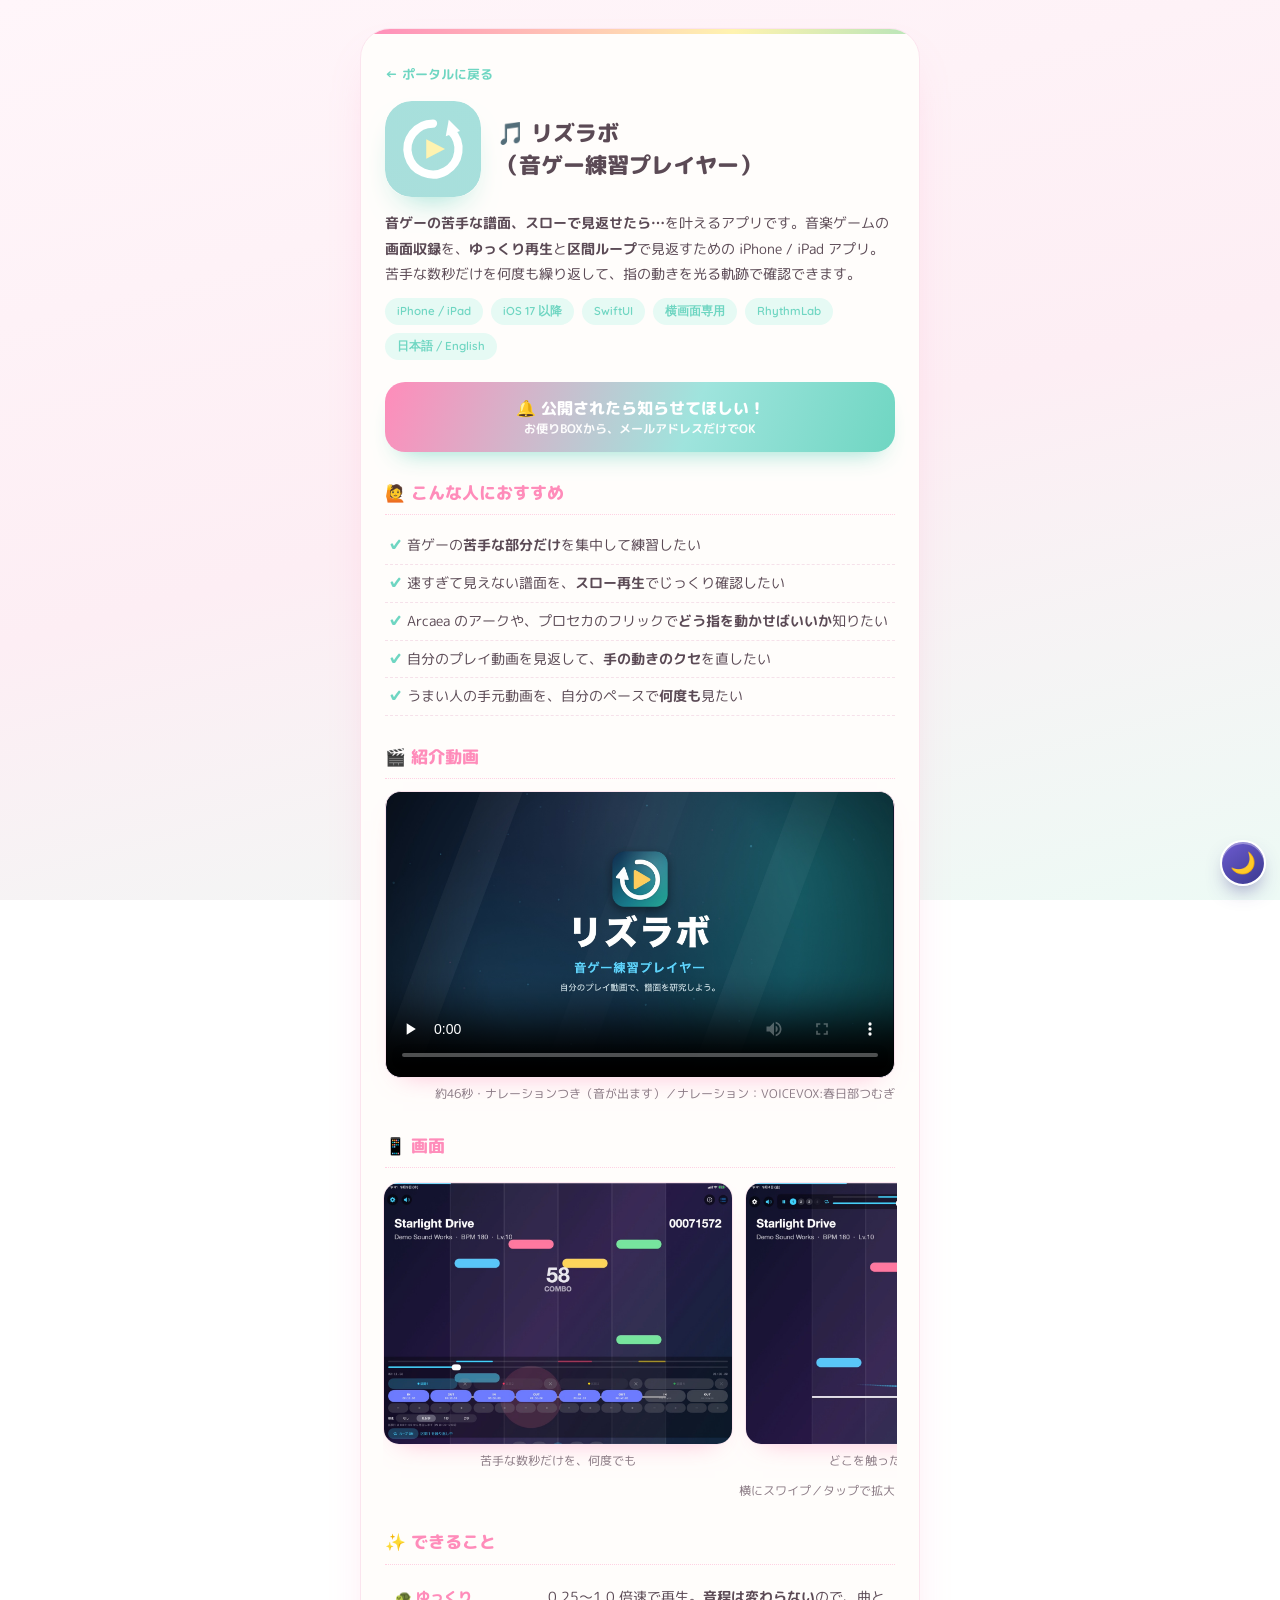
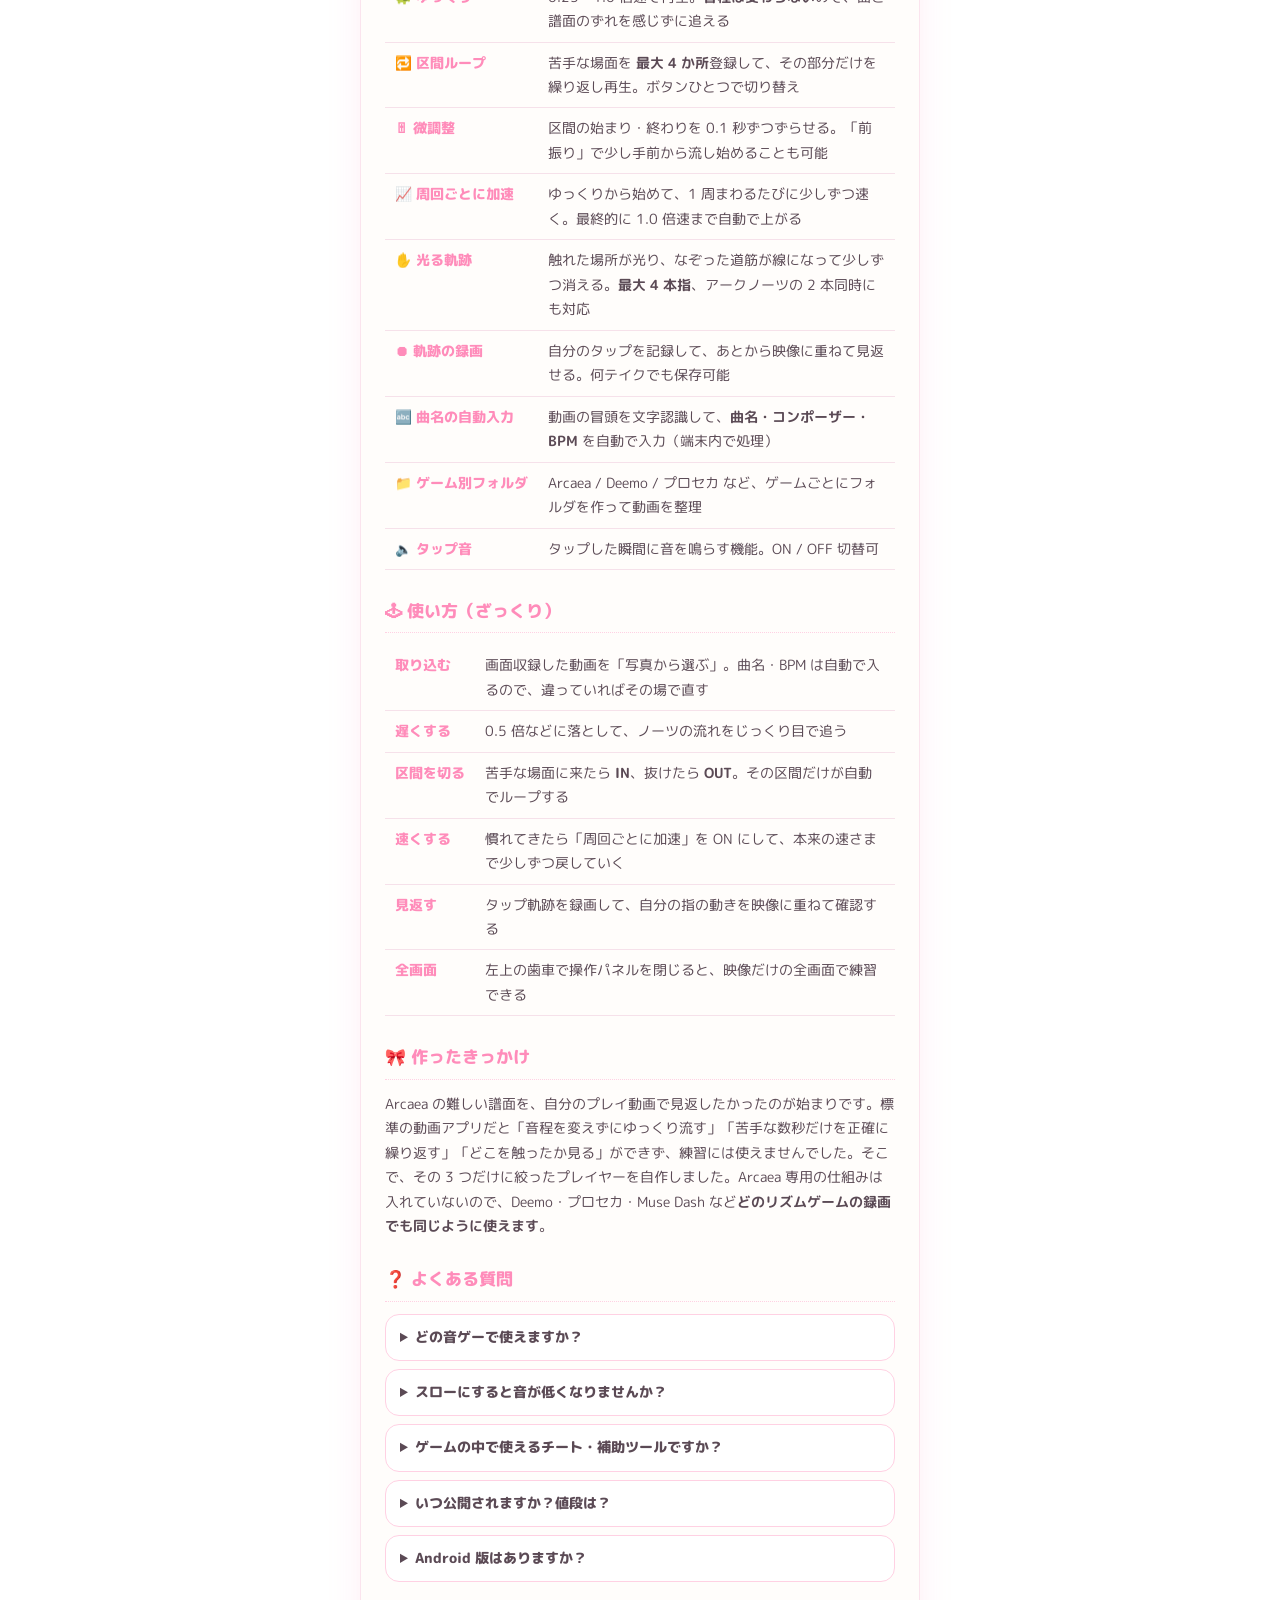
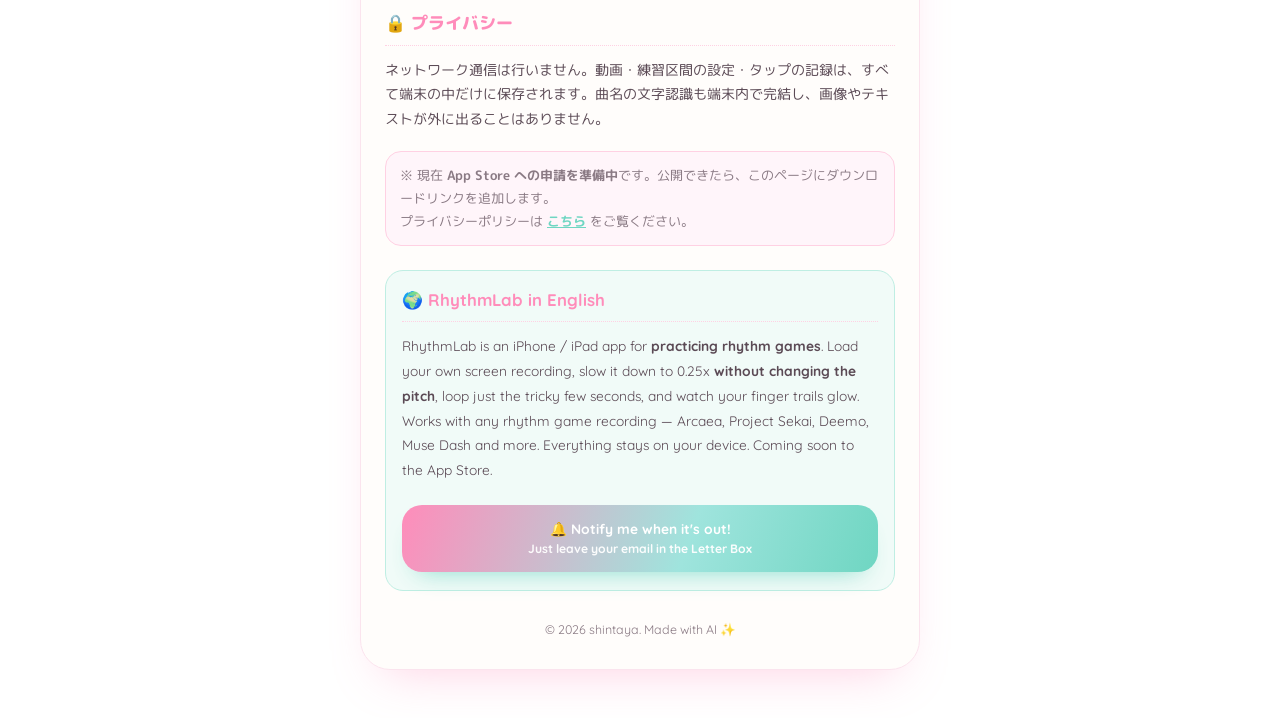
<file: rhythmlab.html>
<!DOCTYPE html>
<html lang="ja">
<head>
  <meta charset="UTF-8">
  <meta name="viewport" content="width=device-width, initial-scale=1.0">
  <title>リズラボ｜音ゲーの苦手な譜面をスロー再生・区間ループで練習できるiPhoneアプリ（RhythmLab）</title>
  <meta name="description" content="音ゲーの苦手な部分を練習したい人へ。自分のプレイ動画を音程そのままでスロー再生（0.25〜1.0倍速）、苦手な数秒だけを区間ループ、タップの軌跡も確認できる iPhone / iPad アプリ。Arcaea・プロセカ・Deemo・Muse Dash など、どの音ゲーの画面収録でも使えます。">
  <link rel="canonical" href="https://himawarihima09-svg.github.io/myprofile/rhythmlab.html">

  <meta property="og:type" content="article">
  <meta property="og:title" content="🎵 リズラボ｜音ゲーの苦手な譜面を、スローと区間ループで練習">
  <meta property="og:url" content="https://himawarihima09-svg.github.io/myprofile/rhythmlab.html">
  <meta property="og:description" content="音ゲーの画面収録を 0.25〜1.0 倍速と区間ループで見返す iOS アプリ。タップの軌跡も記録できます。">
  <meta property="og:locale" content="ja_JP">
  <meta property="og:image" content="https://himawarihima09-svg.github.io/myprofile/images/ogp.jpg">
  <meta property="og:image:width" content="1200">
  <meta property="og:image:height" content="630">
  <meta name="twitter:card" content="summary_large_image">

  <link rel="icon" href="data:image/svg+xml,<svg xmlns='http://www.w3.org/2000/svg' viewBox='0 0 100 100'><text y='.9em' font-size='90'>🎵</text></svg>">

  <link rel="preconnect" href="https://fonts.googleapis.com">
  <link rel="preconnect" href="https://fonts.gstatic.com" crossorigin>
  <link href="https://fonts.googleapis.com/css2?family=M+PLUS+Rounded+1c:wght@400;500;700;800&family=Quicksand:wght@500;600;700&display=swap" rel="stylesheet">

  <style>
    /* ===== Sugar Mist パレット（A案） ===== */
    :root {
      --pink:#ffd1e3; --pink-deep:#ff8cba; --mint:#b8f2e6; --mint-deep:#6fd6c2;
      --yellow:#fff3b0; --ink:#5b4a55; --ink-soft:#8a7a84;
      --card:#fffdfb; --card-border:#fbe4ee; --soft-shadow:0 22px 50px -24px rgba(255,140,186,.45);
    }
    * { margin:0; padding:0; box-sizing:border-box; }
    body {
      font-family:'M PLUS Rounded 1c','Quicksand',sans-serif;
      color:var(--ink); line-height:1.8; min-height:100vh;
      background:linear-gradient(165deg,#fff6fa 0%,#fdeef4 52%,#edfaf5 100%);
      background-attachment:fixed; display:flex; justify-content:center;
      padding:28px 16px 48px; -webkit-font-smoothing:antialiased;
    }
    .card {
      width:100%; max-width:560px; background:var(--card); border:1px solid var(--card-border);
      border-radius:30px; padding:30px 24px 28px; box-shadow:var(--soft-shadow);
      position:relative; overflow:hidden; animation:cardIn .7s cubic-bezier(.2,.7,.2,1) both;
    }
    .card::before {
      content:""; position:absolute; top:0; left:0; right:0; height:5px;
      background:linear-gradient(90deg,var(--pink-deep),var(--yellow),var(--mint-deep),var(--pink-deep));
      background-size:200% 100%; animation:barShine 6s linear infinite;
    }
    @keyframes cardIn { from{opacity:0;transform:translateY(26px) scale(.985);} to{opacity:1;transform:none;} }
    @keyframes floaty { 0%,100%{transform:translateY(0);} 50%{transform:translateY(-7px);} }
    @keyframes barShine { 0%{background-position:0% 50%;} 100%{background-position:200% 50%;} }

    .back {
      display:inline-block; font-size:0.82rem; font-weight:700;
      color:var(--mint-deep); text-decoration:none; margin-bottom:14px;
    }
    .back:hover { text-decoration:underline; }

    .app-head { display:flex; align-items:center; gap:16px; margin-bottom:8px; }
    .app-head .glyph {
      width:96px; height:96px; flex:0 0 auto; display:block; border-radius:26px;
      animation:floaty 4s ease-in-out infinite;
      box-shadow:0 16px 34px -20px rgba(111,214,194,.95);
    }
    h1 { font-size:1.4rem; font-weight:800; line-height:1.4; }
    .lead { font-size:0.9rem; color:var(--ink); margin:14px 0 6px; }

    h2 {
      font-size:1.05rem; font-weight:800; color:var(--pink-deep);
      margin:26px 0 12px; padding-bottom:6px; border-bottom:1.5px dotted var(--pink);
    }

    table { width:100%; border-collapse:collapse; font-size:0.85rem; }
    th, td { text-align:left; padding:8px 10px; border-bottom:1px solid #f6e1ea; vertical-align:top; }
    th { white-space:nowrap; color:var(--pink-deep); font-weight:800; }

    .tags { display:flex; flex-wrap:wrap; gap:8px; margin-top:10px; }
    .tags span {
      font-family:'Quicksand',sans-serif; font-size:0.72rem; font-weight:600;
      color:var(--mint-deep); background:#e6faf4; border-radius:999px; padding:3px 12px;
    }

    /* ===== 紹介動画 ===== */
    .promo video {
      display:block; width:100%; height:auto; aspect-ratio:16/9;
      border-radius:16px; border:1.5px solid var(--card-border); background:#0e1b2e;
      box-shadow:0 12px 26px -18px rgba(255,140,186,.75);
    }
    .promo-note { font-size:0.72rem; color:var(--ink-soft); text-align:right; margin:6px 0 0; }

    /* ===== 画面ギャラリー（横スクロール）===== */
    .shots {
      display:flex; gap:12px; overflow-x:auto; scroll-snap-type:x mandatory;
      padding:2px 0 8px; margin:0 -2px; -webkit-overflow-scrolling:touch;
      scrollbar-width:thin; scrollbar-color:var(--pink) transparent;
    }
    .shots::-webkit-scrollbar { height:6px; }
    .shots::-webkit-scrollbar-thumb { background:var(--pink); border-radius:999px; }
    .shot { flex:0 0 78%; scroll-snap-align:center; margin:0; }
    .shot a {
      display:block; border-radius:16px; overflow:hidden;
      border:1.5px solid var(--card-border);
      box-shadow:0 12px 26px -18px rgba(255,140,186,.75);
    }
    .shot a:focus-visible { outline:2px solid var(--mint-deep); outline-offset:3px; }
    .shot img { display:block; width:100%; height:auto; background:#0e1b26; }
    .shot figcaption {
      font-size:0.76rem; line-height:1.55; color:var(--ink-soft);
      text-align:center; margin-top:7px;
    }
    .shots-hint {
      font-size:0.72rem; color:var(--ink-soft); text-align:right; margin:2px 0 0;
    }
    @media (min-width:520px) { .shot { flex:0 0 68%; } }

    .note {
      font-size:0.8rem; color:var(--ink-soft); background:#fff5fa;
      border:1.5px solid var(--pink); border-radius:16px; padding:12px 14px; margin-top:20px;
    }
    .note a { color:var(--mint-deep); font-weight:700; }

    footer { margin-top:28px; text-align:center; font-family:'Quicksand',sans-serif; font-size:0.78rem; color:var(--ink-soft); }
    @media (prefers-reduced-motion:reduce){ *{animation:none!important;} }
    @media (max-width:420px){
      .app-head { flex-direction:column; align-items:flex-start; gap:12px; }
      th { white-space:normal; }
    }
  </style>
  <style>
    .wish {
      display:block; text-align:center; text-decoration:none; margin:22px 0 4px;
      padding:14px 18px; border-radius:20px; color:#fff; font-weight:800; line-height:1.5;
      background:linear-gradient(110deg,#ff8cba,#9fe4dd 60%,#6fd6c2);
      box-shadow:0 14px 26px -16px rgba(111,214,194,.9);
    }
    .wish small { display:block; font-size:.76rem; font-weight:700; opacity:.95; }
    .wish:hover { transform:translateY(-2px); }
    .who { list-style:none; font-size:.86rem; }
    .who li { padding:6px 0 6px 1.6em; position:relative; border-bottom:1px dashed #f6e1ea; }
    .who li::before { content:"✔"; position:absolute; left:.2em; color:var(--mint-deep); font-weight:800; }
    .faq details { background:#fff; border:1.5px solid var(--pink); border-radius:14px; padding:10px 14px; margin:8px 0; }
    .faq summary { cursor:pointer; font-weight:800; font-size:.88rem; }
    .faq details p { font-size:.84rem; margin-top:6px; }
    .en-box { margin-top:24px; background:#f1fbf8; border:1.5px solid #bfeee3; border-radius:18px; padding:14px 16px; font-family:'Quicksand','M PLUS Rounded 1c',sans-serif; font-size:.86rem; }
    .en-box h2 { margin-top:0; }
  </style>
  <script type="application/ld+json">
  {
    "@context": "https://schema.org",
    "@type": "SoftwareApplication",
    "name": "リズラボ (RhythmLab)",
    "alternateName": "RhythmLab",
    "applicationCategory": "UtilitiesApplication",
    "operatingSystem": "iOS 17, iPadOS 17",
    "description": "音ゲーの画面収録を音程そのままでスロー再生し、苦手な区間だけをループ練習できる iPhone / iPad アプリ。タップの軌跡も記録・確認できます。",
    "inLanguage": ["ja", "en"],
    "author": { "@type": "Person", "name": "shintaya", "url": "https://himawarihima09-svg.github.io/myprofile/" },
    "url": "https://himawarihima09-svg.github.io/myprofile/rhythmlab.html"
  }
  </script>
  <link rel="stylesheet" href="css/sweet.css?v=20261026">
  <script src="js/theme.js?v=20261026"></script>
</head>
<body>
  <main class="card">

    <a class="back" href="index.html">← ポータルに戻る</a>

    <div class="app-head">
      <svg class="glyph" viewBox="0 0 64 64" role="img" aria-label="リズラボ のアイコン">
        <defs>
          <linearGradient id="g" x1="0" y1="64" x2="64" y2="0">
            <stop offset="0" stop-color="#ffb0d0"/>
            <stop offset=".55" stop-color="#9fe4dd"/>
            <stop offset="1" stop-color="#6fd6c2"/>
          </linearGradient>
        </defs>
        <rect width="64" height="64" rx="18" fill="url(#g)"/>
        <path d="M32 15a17 17 0 1 0 12.02 4.98" fill="none" stroke="#ffffff" stroke-width="5.5" stroke-linecap="round"/>
        <path d="M42.5 12.5 L50 20 L40.5 23.5 Z" fill="#ffffff"/>
        <path d="M27.5 25.5 L40 32 L27.5 38.5 Z" fill="#fff3b0"/>
      </svg>
      <h1>🎵 リズラボ<br>（音ゲー練習プレイヤー）</h1>
    </div>

    <p class="lead"><strong>音ゲーの苦手な譜面、スローで見返せたら…</strong>を叶えるアプリです。音楽ゲームの<strong>画面収録</strong>を、<strong>ゆっくり再生</strong>と<strong>区間ループ</strong>で見返すための iPhone / iPad アプリ。苦手な数秒だけを何度も繰り返して、指の動きを光る軌跡で確認できます。</p>

    <div class="tags">
      <span>iPhone / iPad</span>
      <span>iOS 17 以降</span>
      <span>SwiftUI</span>
      <span>横画面専用</span>
      <span>RhythmLab</span>
      <span>日本語 / English</span>
    </div>

    <a class="wish" href="letter.html?topic=rhythmlab">🔔 公開されたら知らせてほしい！<small>お便りBOXから、メールアドレスだけでOK</small></a>

    <h2>🙋 こんな人におすすめ</h2>
    <ul class="who">
      <li>音ゲーの<strong>苦手な部分だけ</strong>を集中して練習したい</li>
      <li>速すぎて見えない譜面を、<strong>スロー再生</strong>でじっくり確認したい</li>
      <li>Arcaea のアークや、プロセカのフリックで<strong>どう指を動かせばいいか</strong>知りたい</li>
      <li>自分のプレイ動画を見返して、<strong>手の動きのクセ</strong>を直したい</li>
      <li>うまい人の手元動画を、自分のペースで<strong>何度も</strong>見たい</li>
    </ul>


    <h2>🎬 紹介動画</h2>
    <div class="promo">
      <video controls playsinline preload="none" width="1920" height="1080"
             poster="video/rhythmlab-promo-poster.jpg">
        <source src="video/rhythmlab-promo.mp4" type="video/mp4">
        お使いのブラウザでは動画を再生できません。
      </video>
    </div>
    <p class="promo-note">約46秒・ナレーションつき（音が出ます）／ナレーション：VOICEVOX:春日部つむぎ</p>

    <h2>📱 画面</h2>
    <div class="shots">
      <figure class="shot">
        <a href="images/rhythmlab/01_loop.jpg" target="_blank" rel="noopener">
          <img src="images/rhythmlab/01_loop.jpg" width="1200" height="900" alt="区間1をループ再生している画面" decoding="async">
        </a>
        <figcaption>苦手な数秒だけを、何度でも</figcaption>
      </figure>
      <figure class="shot">
        <a href="images/rhythmlab/02_trail.jpg" target="_blank" rel="noopener">
          <img src="images/rhythmlab/02_trail.jpg" width="1200" height="900" alt="全画面で指の軌跡が光っている画面" loading="lazy" decoding="async">
        </a>
        <figcaption>どこを触ったか、ひと目でわかる</figcaption>
      </figure>
      <figure class="shot">
        <a href="images/rhythmlab/03_speed.jpg" target="_blank" rel="noopener">
          <img src="images/rhythmlab/03_speed.jpg" width="1200" height="900" alt="速度と周回ごとの加速の設定画面" loading="lazy" decoding="async">
        </a>
        <figcaption>ゆっくりから、少しずつ本来の速さへ</figcaption>
      </figure>
      <figure class="shot">
        <a href="images/rhythmlab/04_take.jpg" target="_blank" rel="noopener">
          <img src="images/rhythmlab/04_take.jpg" width="1200" height="900" alt="記録したタップが映像に重なっている画面" loading="lazy" decoding="async">
        </a>
        <figcaption>自分のタップを録って、あとから見返す</figcaption>
      </figure>
      <figure class="shot">
        <a href="images/rhythmlab/05_library.jpg" target="_blank" rel="noopener">
          <img src="images/rhythmlab/05_library.jpg" width="1200" height="900" alt="動画ライブラリの画面" loading="lazy" decoding="async">
        </a>
        <figcaption>ゲームごとにフォルダで整理</figcaption>
      </figure>
      <figure class="shot">
        <a href="images/rhythmlab/06_folder.jpg" target="_blank" rel="noopener">
          <img src="images/rhythmlab/06_folder.jpg" width="1200" height="900" alt="フォルダの中の曲一覧" loading="lazy" decoding="async">
        </a>
        <figcaption>曲名・アーティスト・BPM は動画から自動で読み取り</figcaption>
      </figure>
      <figure class="shot">
        <a href="images/rhythmlab/07_detail.jpg" target="_blank" rel="noopener">
          <img src="images/rhythmlab/07_detail.jpg" width="1200" height="900" alt="動画の詳細とテイク一覧" loading="lazy" decoding="async">
        </a>
        <figcaption>テイクも容量も、ここで管理</figcaption>
      </figure>
      <figure class="shot">
        <a href="images/rhythmlab/08_help.jpg" target="_blank" rel="noopener">
          <img src="images/rhythmlab/08_help.jpg" width="1200" height="900" alt="使い方とクレジットの画面" loading="lazy" decoding="async">
        </a>
        <figcaption>使い方はアプリの中に</figcaption>
      </figure>
    </div>
    <p class="shots-hint">横にスワイプ／タップで拡大</p>

    <h2>✨ できること</h2>
    <table>
      <tr><th>🐢 ゆっくり</th><td>0.25〜1.0 倍速で再生。<strong>音程は変わらない</strong>ので、曲と譜面のずれを感じずに追える</td></tr>
      <tr><th>🔁 区間ループ</th><td>苦手な場面を <strong>最大 4 か所</strong>登録して、その部分だけを繰り返し再生。ボタンひとつで切り替え</td></tr>
      <tr><th>🎚 微調整</th><td>区間の始まり・終わりを 0.1 秒ずつずらせる。「前振り」で少し手前から流し始めることも可能</td></tr>
      <tr><th>📈 周回ごとに加速</th><td>ゆっくりから始めて、1 周まわるたびに少しずつ速く。最終的に 1.0 倍速まで自動で上がる</td></tr>
      <tr><th>✋ 光る軌跡</th><td>触れた場所が光り、なぞった道筋が線になって少しずつ消える。<strong>最大 4 本指</strong>、アークノーツの 2 本同時にも対応</td></tr>
      <tr><th>⏺ 軌跡の録画</th><td>自分のタップを記録して、あとから映像に重ねて見返せる。何テイクでも保存可能</td></tr>
      <tr><th>🔤 曲名の自動入力</th><td>動画の冒頭を文字認識して、<strong>曲名・コンポーザー・BPM</strong> を自動で入力（端末内で処理）</td></tr>
      <tr><th>📁 ゲーム別フォルダ</th><td>Arcaea / Deemo / プロセカ など、ゲームごとにフォルダを作って動画を整理</td></tr>
      <tr><th>🔈 タップ音</th><td>タップした瞬間に音を鳴らす機能。ON / OFF 切替可</td></tr>
    </table>

    <h2>🕹 使い方（ざっくり）</h2>
    <table>
      <tr><th>取り込む</th><td>画面収録した動画を「写真から選ぶ」。曲名・BPM は自動で入るので、違っていればその場で直す</td></tr>
      <tr><th>遅くする</th><td>0.5 倍などに落として、ノーツの流れをじっくり目で追う</td></tr>
      <tr><th>区間を切る</th><td>苦手な場面に来たら <strong>IN</strong>、抜けたら <strong>OUT</strong>。その区間だけが自動でループする</td></tr>
      <tr><th>速くする</th><td>慣れてきたら「周回ごとに加速」を ON にして、本来の速さまで少しずつ戻していく</td></tr>
      <tr><th>見返す</th><td>タップ軌跡を録画して、自分の指の動きを映像に重ねて確認する</td></tr>
      <tr><th>全画面</th><td>左上の歯車で操作パネルを閉じると、映像だけの全画面で練習できる</td></tr>
    </table>

    <h2>🎀 作ったきっかけ</h2>
    <p style="font-size:0.85rem;">Arcaea の難しい譜面を、自分のプレイ動画で見返したかったのが始まりです。標準の動画アプリだと「音程を変えずにゆっくり流す」「苦手な数秒だけを正確に繰り返す」「どこを触ったか見る」ができず、練習には使えませんでした。そこで、その 3 つだけに絞ったプレイヤーを自作しました。Arcaea 専用の仕組みは入れていないので、Deemo・プロセカ・Muse Dash など<strong>どのリズムゲームの録画でも同じように使えます</strong>。</p>

    <h2>❓ よくある質問</h2>
    <div class="faq">
      <details><summary>どの音ゲーで使えますか？</summary><p>画面収録した動画なら、どの音ゲーでも使えます。たとえば Arcaea・プロジェクトセカイ（プロセカ）・Deemo・Muse Dash など。特定のゲーム専用の仕組みは入っていないので、ほかの音ゲーでも同じように使えます。</p></details>
      <details><summary>スローにすると音が低くなりませんか？</summary><p>なりません。0.25倍速まで落としても音程はそのままなので、曲を聴きながら譜面を追えます。</p></details>
      <details><summary>ゲームの中で使えるチート・補助ツールですか？</summary><p>いいえ。ゲームとは別に、自分で撮った録画を見返して練習するための動画プレイヤーです。ゲームのデータには一切ふれません。</p></details>
      <details><summary>いつ公開されますか？値段は？</summary><p>App Store への申請を準備中です。決まりしだい、このページでお知らせします。上の「公開されたら知らせてほしい！」から登録してもらえると、メールでお知らせします。</p></details>
      <details><summary>Android 版はありますか？</summary><p>今は iPhone / iPad 版のみです。</p></details>
    </div>

    <h2>🔒 プライバシー</h2>
    <p style="font-size:0.85rem;">ネットワーク通信は行いません。動画・練習区間の設定・タップの記録は、すべて端末の中だけに保存されます。曲名の文字認識も端末内で完結し、画像やテキストが外に出ることはありません。</p>

    <div class="note">
      ※ 現在 <strong>App Store への申請を準備中</strong>です。公開できたら、このページにダウンロードリンクを追加します。<br>
      プライバシーポリシーは <a href="https://gist.github.com/himawarihima09-svg/6dbdc82a4b9ba35d677d609dd27ea73d" target="_blank" rel="noopener">こちら</a> をご覧ください。
    </div>

    <section class="en-box" lang="en">
      <h2>🌍 RhythmLab in English</h2>
      <p>RhythmLab is an iPhone / iPad app for <strong>practicing rhythm games</strong>. Load your own screen recording, slow it down to 0.25x <strong>without changing the pitch</strong>, loop just the tricky few seconds, and watch your finger trails glow. Works with any rhythm game recording — Arcaea, Project Sekai, Deemo, Muse Dash and more. Everything stays on your device. Coming soon to the App Store.</p>
      <a class="wish" href="letter.html?topic=rhythmlab">🔔 Notify me when it's out!<small>Just leave your email in the Letter Box</small></a>
    </section>

    <footer lang="en">© 2026 shintaya. Made with AI ✨</footer>

  </main>
  <script src="js/sweet.js?v=20261026" defer></script>
</body>
</html>
</file>
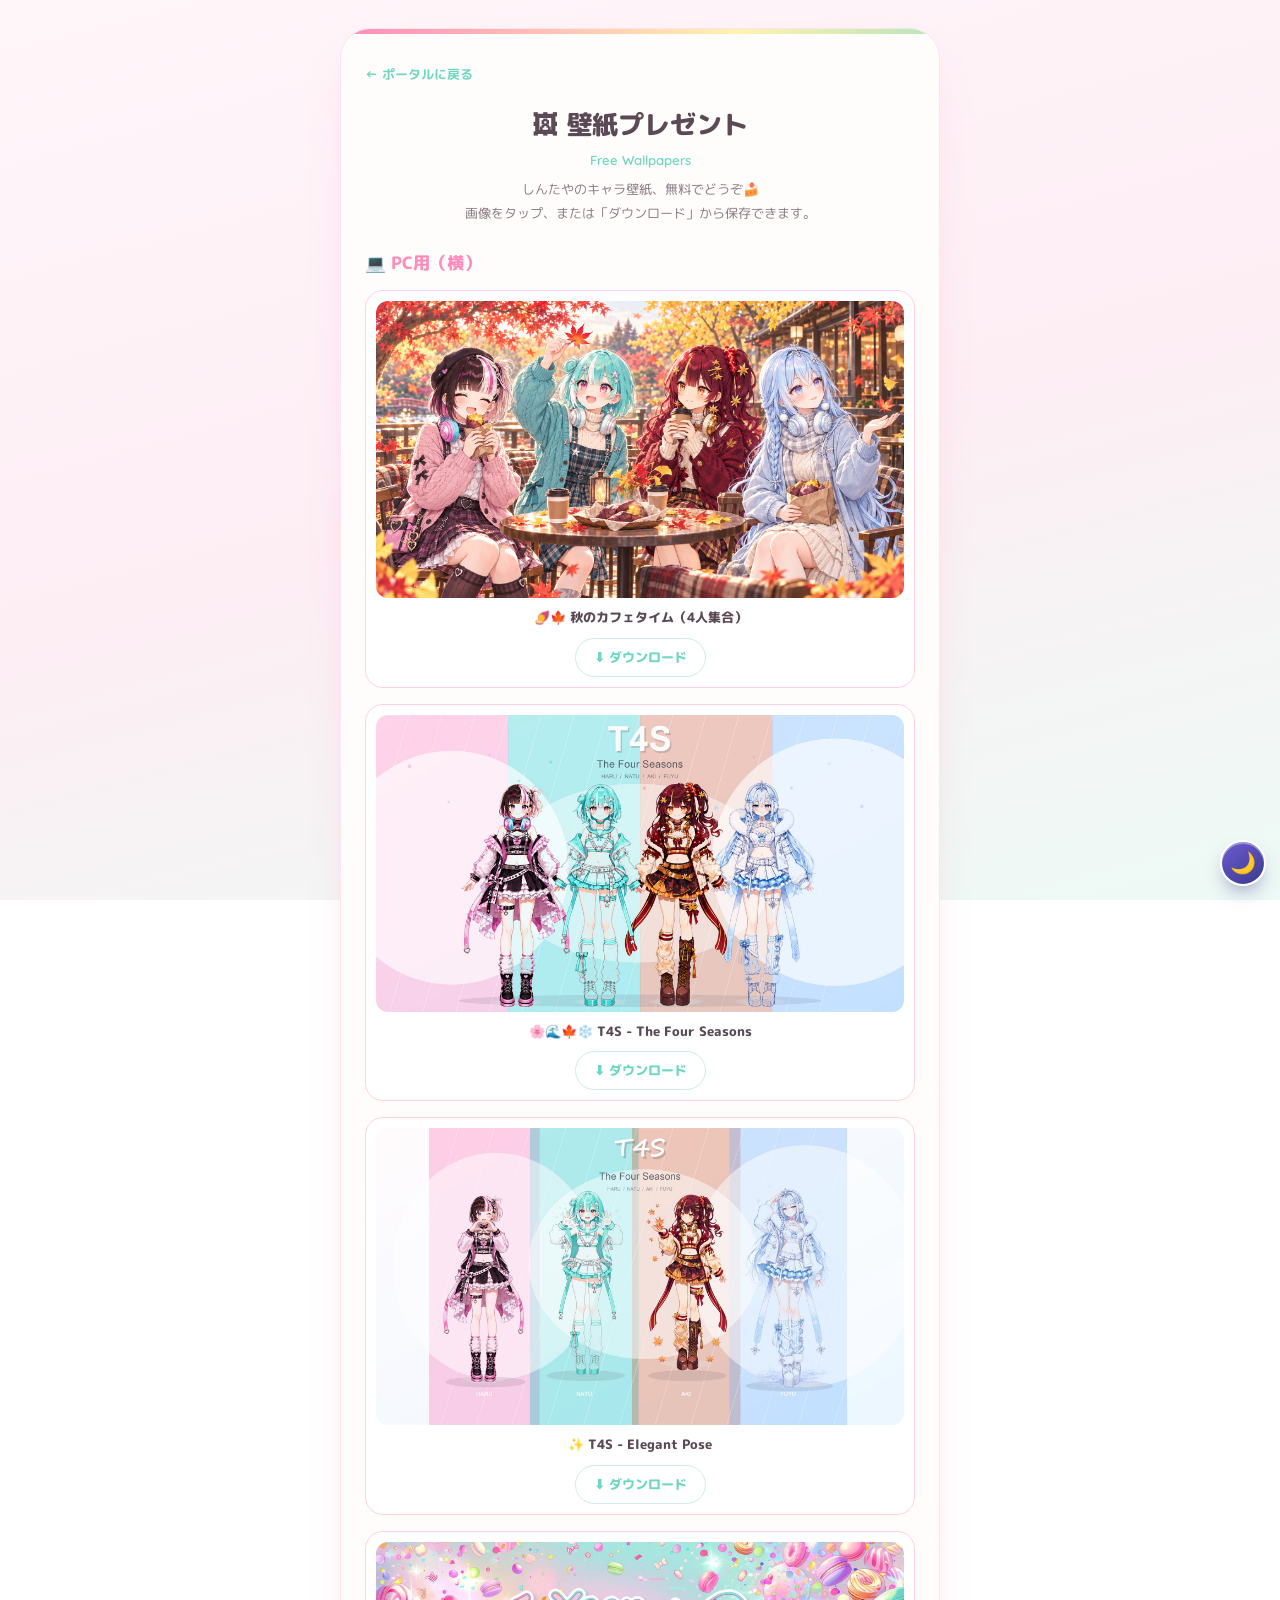
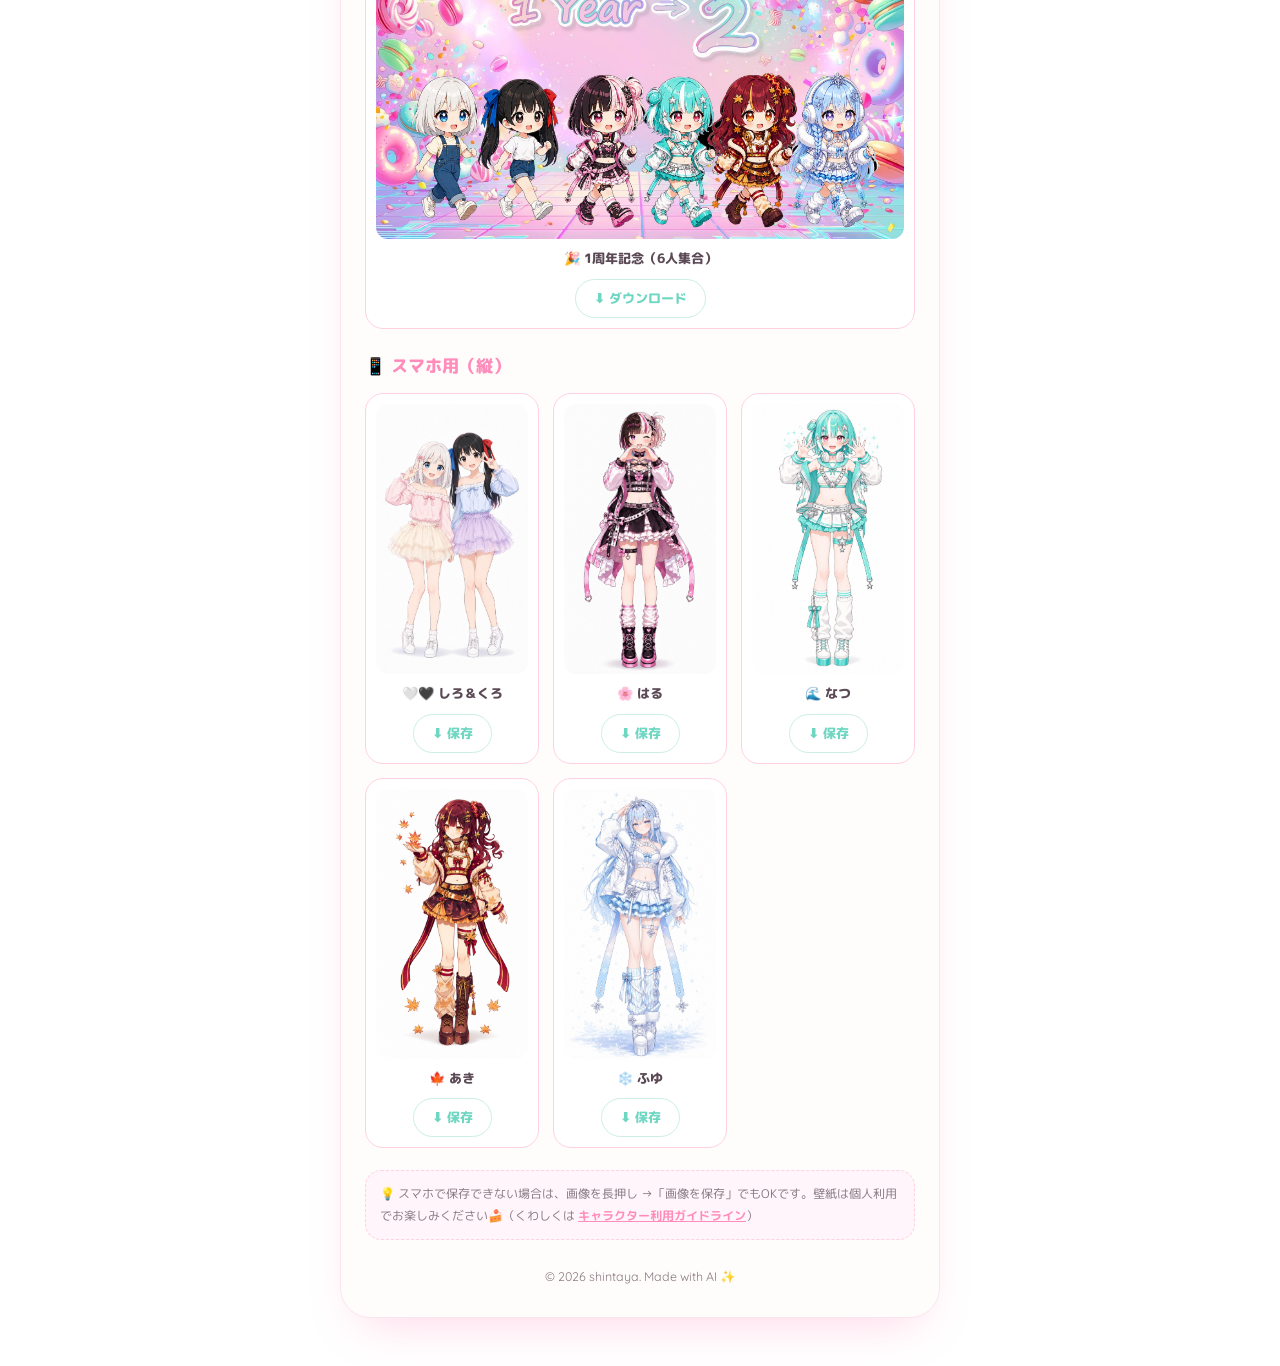
<file: wallpaper.html>
<!DOCTYPE html>
<html lang="ja">
<head>
  <meta charset="UTF-8">
  <meta name="viewport" content="width=device-width, initial-scale=1.0">
  <title>🖼 壁紙プレゼント｜しんたや</title>
  <meta name="description" content="しんたや公式キャラクターのkawaii壁紙を無料配布。PC用・スマホ用。">
  <meta property="og:type" content="website">
  <meta property="og:title" content="🖼 壁紙プレゼント｜しんたや">
  <meta property="og:description" content="しんたや公式キャラのkawaii壁紙を無料ダウンロード🍰 PC・スマホ対応">
  <meta property="og:locale" content="ja_JP">
  <meta property="og:image" content="https://himawarihima09-svg.github.io/myprofile/images/ogp.jpg">
  <meta property="og:image:width" content="1200">
  <meta property="og:image:height" content="630">
  <meta name="twitter:card" content="summary_large_image">

  <link rel="icon" href="data:image/svg+xml,<svg xmlns='http://www.w3.org/2000/svg' viewBox='0 0 100 100'><text y='.9em' font-size='90'>🖼</text></svg>">

  <link rel="preconnect" href="https://fonts.googleapis.com">
  <link rel="preconnect" href="https://fonts.gstatic.com" crossorigin>
  <link href="https://fonts.googleapis.com/css2?family=M+PLUS+Rounded+1c:wght@400;500;700;800&family=Quicksand:wght@500;600;700&display=swap" rel="stylesheet">

  <style>
    /* ===== Sugar Mist パレット（A案） ===== */
    :root {
      --pink:#ffd1e3; --pink-deep:#ff8cba; --mint:#b8f2e6; --mint-deep:#6fd6c2;
      --yellow:#fff3b0; --ink:#5b4a55; --ink-soft:#8a7a84;
      --card:#fffdfb; --card-border:#fbe4ee; --soft-shadow:0 22px 50px -24px rgba(255,140,186,.45);
    }
    * { margin:0; padding:0; box-sizing:border-box; }
    body {
      font-family:'M PLUS Rounded 1c','Quicksand',sans-serif;
      color:var(--ink); line-height:1.8; min-height:100vh;
      background:linear-gradient(165deg,#fff6fa 0%,#fdeef4 52%,#edfaf5 100%);
      background-attachment:fixed; display:flex; justify-content:center;
      padding:28px 16px 48px; -webkit-font-smoothing:antialiased;
    }
    .card {
      width:100%; max-width:600px; background:var(--card); border:1px solid var(--card-border);
      border-radius:30px; padding:30px 24px 28px; box-shadow:var(--soft-shadow);
      position:relative; overflow:hidden; animation:cardIn .7s cubic-bezier(.2,.7,.2,1) both;
    }
    .card::before {
      content:""; position:absolute; top:0; left:0; right:0; height:5px;
      background:linear-gradient(90deg,var(--pink-deep),var(--yellow),var(--mint-deep),var(--pink-deep));
      background-size:200% 100%; animation:barShine 6s linear infinite;
    }
    @keyframes cardIn { from{opacity:0;transform:translateY(26px) scale(.985);} to{opacity:1;transform:none;} }
    @keyframes barShine { 0%{background-position:0% 50%;} 100%{background-position:200% 50%;} }

    .back { display:inline-block; font-size:0.82rem; font-weight:700; color:var(--mint-deep); text-decoration:none; margin-bottom:14px; }
    .back:hover { text-decoration:underline; }
    h1 { font-size:1.6rem; font-weight:800; text-align:center; }
    .subtitle {
      text-align:center; font-family:'Quicksand',sans-serif; font-weight:600;
      font-size:0.82rem; color:var(--mint-deep); margin-top:2px; margin-bottom:6px;
    }
    .lead { text-align:center; font-size:0.82rem; color:var(--ink-soft); margin-bottom:18px; }

    h2.section { font-size:1.05rem; font-weight:800; color:var(--pink-deep); margin:22px 0 12px; }

    .wp-pc { display:flex; flex-direction:column; gap:16px; }
    .wp-phone { display:grid; grid-template-columns:repeat(3,1fr); gap:14px; }
    @media (max-width:440px){ .wp-phone { grid-template-columns:repeat(2,1fr); } }

    .wp {
      background:#fff; border:1.5px solid var(--pink); border-radius:18px;
      padding:10px; text-align:center;
      transition:transform .15s ease, border-color .2s ease, box-shadow .2s ease;
    }
    .wp:hover { transform:translateY(-3px); border-color:var(--pink-deep); box-shadow:0 12px 22px -16px rgba(255,140,186,.7); }
    .wp img { width:100%; height:auto; display:block; border-radius:12px; }
    .wp .ttl { font-size:0.82rem; font-weight:800; color:var(--ink); margin:8px 0 8px; }
    .dl {
      display:inline-flex; align-items:center; gap:6px;
      font-size:0.8rem; font-weight:800; text-decoration:none;
      color:var(--mint-deep); background:#fff; border:1.5px solid #cdeee6; border-radius:999px;
      padding:7px 18px; transition:transform .12s ease, background 0.2s ease;
    }
    .dl:hover { transform:translateY(-2px); background:#f1fbf8; }
    .dl:active { transform:translateY(0); }

    .note {
      font-size:0.76rem; color:var(--ink-soft);
      background:#fff5fa; border:1.5px dashed var(--pink); border-radius:16px;
      padding:12px 14px; margin-top:22px;
    }
    footer { margin-top:26px; text-align:center; font-family:'Quicksand',sans-serif; font-size:0.78rem; color:var(--ink-soft); }
    @media (prefers-reduced-motion:reduce){ *{animation:none!important;} .wp,.dl{transition:none;} }
  </style>
  <link rel="stylesheet" href="css/sweet.css?v=20261026">
  <script src="js/theme.js?v=20261026"></script>
</head>
<body>
  <main class="card">
    <a class="back" href="index.html">← ポータルに戻る</a>
    <h1>🖼 壁紙プレゼント</h1>
    <p class="subtitle">Free Wallpapers</p>
    <p class="lead">しんたやのキャラ壁紙、無料でどうぞ🍰<br>画像をタップ、または「ダウンロード」から保存できます。</p>

    <!-- ===== PC用（横長） ===== -->
    <h2 class="section">💻 PC用（横）</h2>
    <div class="wp-pc">
      <div class="wp">
        <a href="images/wallpapers/wp_autumn_four.png" target="_blank" rel="noopener"><img src="images/wallpapers/wp_autumn_four.png" width="1672" height="941" alt="はるちゃん、なつちゃん、あきちゃん、ふゆちゃんの秋カフェ壁紙" loading="lazy"></a>
        <p class="ttl">🍠🍁 秋のカフェタイム（4人集合）</p>
        <a class="dl" href="images/wallpapers/wp_autumn_four.png" download>⬇ ダウンロード</a>
      </div>
      <div class="wp">
        <a href="images/wallpapers/wp_4seasons.jpg" target="_blank" rel="noopener"><img src="images/wallpapers/wp_4seasons.jpg" width="1920" height="1080" alt="T4S 四季の4人 壁紙" loading="lazy"></a>
        <p class="ttl">🌸🌊🍁❄️ T4S - The Four Seasons</p>
        <a class="dl" href="images/wallpapers/wp_4seasons.jpg" download>⬇ ダウンロード</a>
      </div>
      <div class="wp">
        <a href="images/wallpapers/wp_4seasons_pose.jpg" target="_blank" rel="noopener"><img src="images/wallpapers/wp_4seasons_pose.jpg" width="1920" height="1080" alt="T4S 四季 ポーズ 壁紙" loading="lazy"></a>
        <p class="ttl">✨ T4S - Elegant Pose</p>
        <a class="dl" href="images/wallpapers/wp_4seasons_pose.jpg" download>⬇ ダウンロード</a>
      </div>
      <div class="wp">
        <a href="images/wallpapers/wp_anniversary.jpg" target="_blank" rel="noopener"><img src="images/wallpapers/wp_anniversary.jpg" width="1920" height="1080" alt="1周年記念 6人 壁紙" loading="lazy"></a>
        <p class="ttl">🎉 1周年記念（6人集合）</p>
        <a class="dl" href="images/wallpapers/wp_anniversary.jpg" download>⬇ ダウンロード</a>
      </div>
    </div>

    <!-- ===== スマホ用（縦長） ===== -->
    <h2 class="section">📱 スマホ用（縦）</h2>
    <div class="wp-phone">
      <div class="wp">
        <a href="images/wallpapers/wp_shirokuro.jpg" target="_blank" rel="noopener"><img src="images/wallpapers/wp_shirokuro.jpg" width="941" height="1672" alt="しろ＆くろ 壁紙" loading="lazy"></a>
        <p class="ttl">🤍🖤 しろ＆くろ</p>
        <a class="dl" href="images/wallpapers/wp_shirokuro.jpg" download>⬇ 保存</a>
      </div>
      <div class="wp">
        <a href="images/wallpapers/wp_haru.jpg" target="_blank" rel="noopener"><img src="images/wallpapers/wp_haru.jpg" width="941" height="1672" alt="はるちゃん 壁紙" loading="lazy"></a>
        <p class="ttl">🌸 はる</p>
        <a class="dl" href="images/wallpapers/wp_haru.jpg" download>⬇ 保存</a>
      </div>
      <div class="wp">
        <a href="images/wallpapers/wp_natu.jpg" target="_blank" rel="noopener"><img src="images/wallpapers/wp_natu.jpg" width="941" height="1672" alt="なつちゃん 壁紙" loading="lazy"></a>
        <p class="ttl">🌊 なつ</p>
        <a class="dl" href="images/wallpapers/wp_natu.jpg" download>⬇ 保存</a>
      </div>
      <div class="wp">
        <a href="images/wallpapers/wp_aki.jpg" target="_blank" rel="noopener"><img src="images/wallpapers/wp_aki.jpg" width="941" height="1672" alt="あきちゃん 壁紙" loading="lazy"></a>
        <p class="ttl">🍁 あき</p>
        <a class="dl" href="images/wallpapers/wp_aki.jpg" download>⬇ 保存</a>
      </div>
      <div class="wp">
        <a href="images/wallpapers/wp_fuyu.jpg" target="_blank" rel="noopener"><img src="images/wallpapers/wp_fuyu.jpg" width="941" height="1672" alt="ふゆちゃん 壁紙" loading="lazy"></a>
        <p class="ttl">❄️ ふゆ</p>
        <a class="dl" href="images/wallpapers/wp_fuyu.jpg" download>⬇ 保存</a>
      </div>
    </div>

    <p class="note">💡 スマホで保存できない場合は、画像を長押し →「画像を保存」でもOKです。壁紙は個人利用でお楽しみください🍰（くわしくは <a href="guideline.html" style="color:var(--pink-deep);font-weight:700;">キャラクター利用ガイドライン</a>）</p>

    <footer lang="en">© 2026 shintaya. Made with AI ✨</footer>
  </main>
  <script src="js/sweet.js?v=20261026" defer></script>
</body>
</html>
</file>
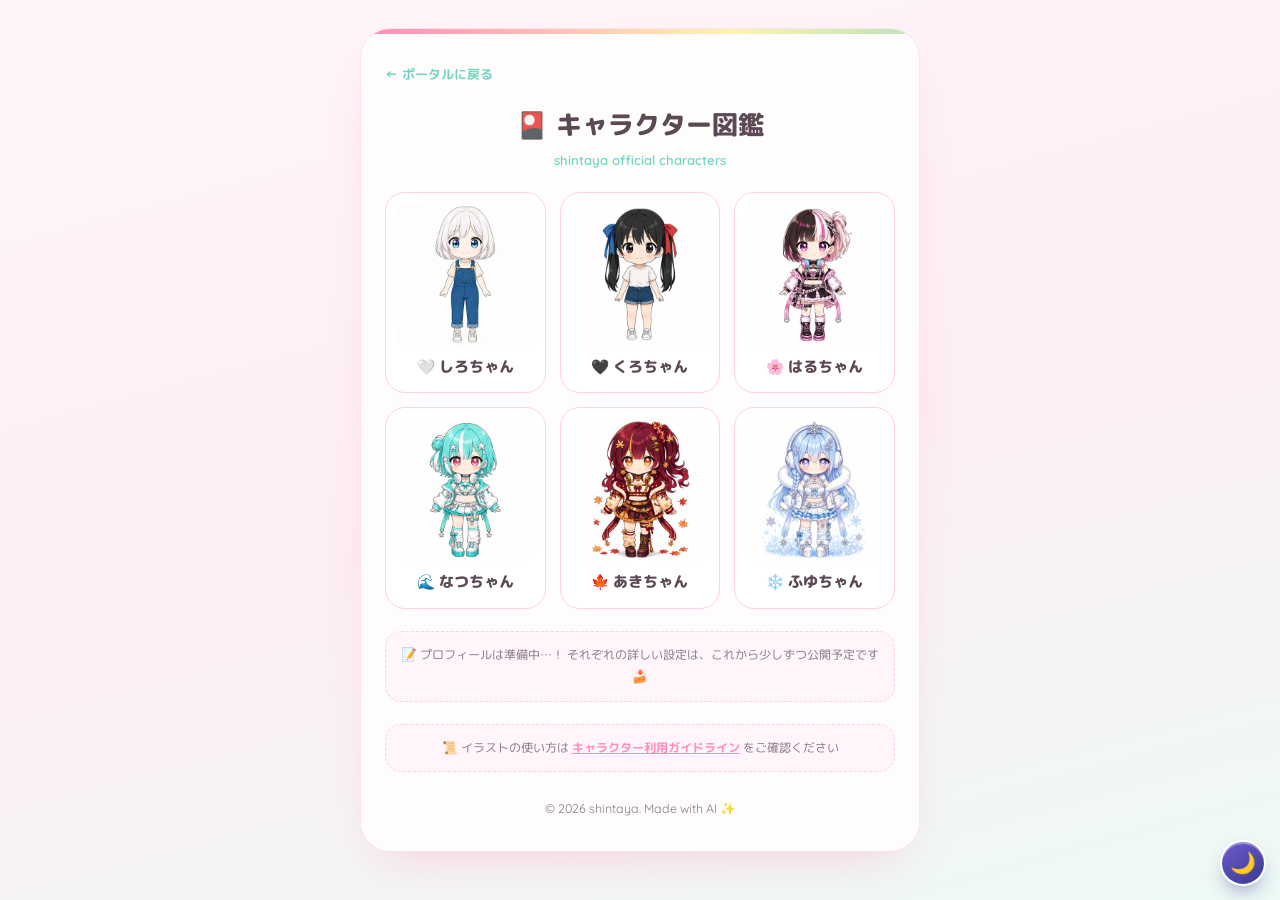
<file: zukan.html>
<!DOCTYPE html>
<html lang="ja">
<head>
  <meta charset="UTF-8">
  <meta name="viewport" content="width=device-width, initial-scale=1.0">
  <title>🎴 キャラクター図鑑｜しんたや</title>
  <meta name="description" content="しんたや公式キャラクター6人の図鑑。しろ・くろ・はる・なつ・あき・ふゆ。">
  <meta property="og:type" content="website">
  <meta property="og:title" content="🎴 キャラクター図鑑｜しんたや">
  <meta property="og:description" content="しんたや公式キャラクター6人を紹介🤍🖤🌸🌊🍁❄️">
  <meta property="og:locale" content="ja_JP">
  <meta property="og:image" content="https://himawarihima09-svg.github.io/myprofile/images/ogp.jpg">
  <meta property="og:image:width" content="1200">
  <meta property="og:image:height" content="630">
  <meta name="twitter:card" content="summary_large_image">

  <link rel="icon" href="data:image/svg+xml,<svg xmlns='http://www.w3.org/2000/svg' viewBox='0 0 100 100'><text y='.9em' font-size='90'>🎴</text></svg>">

  <link rel="preconnect" href="https://fonts.googleapis.com">
  <link rel="preconnect" href="https://fonts.gstatic.com" crossorigin>
  <link href="https://fonts.googleapis.com/css2?family=M+PLUS+Rounded+1c:wght@400;500;700;800&family=Quicksand:wght@500;600;700&display=swap" rel="stylesheet">

  <style>
    /* ===== Sugar Mist パレット（A案） ===== */
    :root {
      --pink:#ffd1e3; --pink-deep:#ff8cba; --mint:#b8f2e6; --mint-deep:#6fd6c2;
      --yellow:#fff3b0; --ink:#5b4a55; --ink-soft:#8a7a84;
      --card:#fffdfb; --card-border:#fbe4ee; --soft-shadow:0 22px 50px -24px rgba(255,140,186,.45);
    }
    * { margin:0; padding:0; box-sizing:border-box; }
    body {
      font-family:'M PLUS Rounded 1c','Quicksand',sans-serif;
      color:var(--ink); line-height:1.8; min-height:100vh;
      background:linear-gradient(165deg,#fff6fa 0%,#fdeef4 52%,#edfaf5 100%);
      background-attachment:fixed; display:flex; justify-content:center;
      padding:28px 16px 48px; -webkit-font-smoothing:antialiased;
    }
    .card {
      width:100%; max-width:560px; background:var(--card); border:1px solid var(--card-border);
      border-radius:30px; padding:30px 24px 28px; box-shadow:var(--soft-shadow);
      position:relative; overflow:hidden; animation:cardIn .7s cubic-bezier(.2,.7,.2,1) both;
    }
    .card::before {
      content:""; position:absolute; top:0; left:0; right:0; height:5px;
      background:linear-gradient(90deg,var(--pink-deep),var(--yellow),var(--mint-deep),var(--pink-deep));
      background-size:200% 100%; animation:barShine 6s linear infinite;
    }
    @keyframes cardIn { from{opacity:0;transform:translateY(26px) scale(.985);} to{opacity:1;transform:none;} }
    @keyframes riseIn { from{opacity:0;transform:translateY(14px);} to{opacity:1;transform:none;} }
    @keyframes barShine { 0%{background-position:0% 50%;} 100%{background-position:200% 50%;} }

    .back { display:inline-block; font-size:0.82rem; font-weight:700; color:var(--mint-deep); text-decoration:none; margin-bottom:14px; }
    .back:hover { text-decoration:underline; }
    h1 { font-size:1.6rem; font-weight:800; text-align:center; }
    .subtitle {
      text-align:center; font-family:'Quicksand',sans-serif; font-weight:600;
      font-size:0.82rem; color:var(--mint-deep); margin-top:2px; margin-bottom:20px;
    }

    .chars { display:grid; grid-template-columns:repeat(3, 1fr); gap:14px; }
    @media (max-width:440px){ .chars { grid-template-columns:repeat(2, 1fr); } }
    .char {
      background:#fff; border:1.5px solid var(--pink); border-radius:20px;
      padding:10px 8px 12px; text-align:center;
      animation:riseIn .55s cubic-bezier(.2,.7,.2,1) both;
      transition:transform .15s ease, border-color .2s ease, box-shadow .2s ease;
    }
    .char:hover { transform:translateY(-3px); border-color:var(--pink-deep); box-shadow:0 12px 22px -16px rgba(255,140,186,.7); }
    .char:nth-child(1){animation-delay:.20s} .char:nth-child(2){animation-delay:.27s}
    .char:nth-child(3){animation-delay:.34s} .char:nth-child(4){animation-delay:.41s}
    .char:nth-child(5){animation-delay:.48s} .char:nth-child(6){animation-delay:.55s}
    .char img { width:100%; height:auto; display:block; border-radius:14px; background:#fff; }
    .char .name { font-size:0.92rem; font-weight:800; color:var(--ink); margin-top:8px; }

    .note {
      font-size:0.78rem; color:var(--ink-soft); text-align:center;
      background:#fff5fa; border:1.5px dashed var(--pink); border-radius:16px;
      padding:12px 14px; margin-top:22px;
    }
    footer { margin-top:26px; text-align:center; font-family:'Quicksand',sans-serif; font-size:0.78rem; color:var(--ink-soft); }
    @media (prefers-reduced-motion:reduce){ *{animation:none!important;} .char{transition:none;} }
  </style>
  <link rel="stylesheet" href="css/sweet.css?v=20261026">
  <script src="js/theme.js?v=20261026"></script>
</head>
<body>
  <main class="card">
    <a class="back" href="index.html">← ポータルに戻る</a>
    <h1>🎴 キャラクター図鑑</h1>
    <p class="subtitle">shintaya official characters</p>

    <div class="chars">
      <div class="char"><img src="images/chars/shiro.webp" width="400" height="400" alt="しろちゃん" loading="lazy"><p class="name">🤍 しろちゃん</p></div>
      <div class="char"><img src="images/chars/kuro.webp" width="400" height="400" alt="くろちゃん" loading="lazy"><p class="name">🖤 くろちゃん</p></div>
      <div class="char"><img src="images/chars/haru.webp" width="400" height="400" alt="はるちゃん" loading="lazy"><p class="name">🌸 はるちゃん</p></div>
      <div class="char"><img src="images/chars/natu.webp" width="400" height="400" alt="なつちゃん" loading="lazy"><p class="name">🌊 なつちゃん</p></div>
      <div class="char"><img src="images/chars/aki.webp" width="400" height="400" alt="あきちゃん" loading="lazy"><p class="name">🍁 あきちゃん</p></div>
      <div class="char"><img src="images/chars/fuyu.webp" width="400" height="400" alt="ふゆちゃん" loading="lazy"><p class="name">❄️ ふゆちゃん</p></div>
    </div>

    <p class="note">📝 プロフィールは準備中…！ それぞれの詳しい設定は、これから少しずつ公開予定です🍰</p>

    <p class="note">📜 イラストの使い方は <a href="guideline.html" style="color:var(--pink-deep);font-weight:700;">キャラクター利用ガイドライン</a> をご確認ください</p>
    <footer lang="en">© 2026 shintaya. Made with AI ✨</footer>
  </main>
  <script src="js/sweet.js?v=20261026" defer></script>
</body>
</html>
</file>
<file: css/sweet.css>
/* =========================================================
   sweet.css … 全ページ共通の「仕上げ」スタイル
   ・スマホで窮屈にならないよう余白を調整
   ・ふわふわ浮かぶスイーツ、タップでキラッ、ボタンのきらめき
   ・「動きを減らす」設定の人にはエフェクトを出さない
   ========================================================= */

/* ---- スマホの余白をすっきり ---- */
@media (max-width: 520px) {
  body { padding: 14px 8px 36px !important; }
  .card, .page { padding: 22px 16px 26px !important; border-radius: 24px !important; }

  /* 「できること」表：見出しを上、説明を下に積む（横幅いっぱい使える） */
  .card table, .card tbody, .card tr, .card th, .card td { display: block; width: 100%; }
  .card th { padding: 12px 2px 0 !important; border-bottom: 0 !important; white-space: normal !important; }
  .card td { padding: 2px 2px 12px !important; }
}

/* ---- 背景でふわふわ浮かぶスイーツ ---- */
.sweet-sky { position: fixed; inset: 0; pointer-events: none; overflow: hidden; z-index: 0; }
.sweet-sky span {
  position: absolute; bottom: -60px; opacity: 0;
  animation: sweetFloat linear infinite;
  will-change: transform, opacity;
}
@keyframes sweetFloat {
  0%   { transform: translateY(0) rotate(0deg);        opacity: 0; }
  12%  { opacity: .55; }
  85%  { opacity: .45; }
  100% { transform: translateY(-115vh) rotate(25deg); opacity: 0; }
}
.card, .page { z-index: 1; }
/* スマホはカードが画面いっぱいなので、ごく薄くカードの上をふわっと通す */
@media (max-width: 520px) {
  .sweet-sky { z-index: 2; }
  .sweet-sky span { animation-name: sweetFloatSoft; }
}
@keyframes sweetFloatSoft {
  0%   { transform: translateY(0) rotate(0deg);        opacity: 0; }
  12%  { opacity: .3; }
  85%  { opacity: .25; }
  100% { transform: translateY(-115vh) rotate(25deg); opacity: 0; }
}

/* ---- タップしたところにキラッ ---- */
.sweet-spark {
  position: fixed; z-index: 9999; pointer-events: none;
  font-size: 14px; line-height: 1; color: #ff8cba;
  animation: sparkPop .7s ease-out forwards;
}
@keyframes sparkPop {
  0%   { transform: translate(-50%, -50%) scale(.4); opacity: 1; }
  100% { transform: translate(calc(-50% + var(--dx)), calc(-50% + var(--dy))) scale(1); opacity: 0; }
}

/* ---- ボタンやカードに、なでると光がすっと走る ---- */
.link-btn, .latest-comic, .work-card, .yt-cta, .radio-cta { position: relative; overflow: hidden; }
.link-btn::after, .latest-comic::after, .work-card::after, .yt-cta::after, .radio-cta::after {
  content: ""; position: absolute; top: 0; bottom: 0; left: -60%; width: 40%;
  background: linear-gradient(100deg, transparent, rgba(255,255,255,.75), transparent);
  transform: skewX(-18deg); pointer-events: none; opacity: 0;
}
.link-btn:hover::after, .latest-comic:hover::after, .work-card:hover::after, .yt-cta:hover::after, .radio-cta:hover::after {
  animation: shine .8s ease;
}
@keyframes shine { 0% { left: -60%; opacity: 1; } 100% { left: 130%; opacity: 1; } }

@media (prefers-reduced-motion: reduce) {
  .sweet-sky, .sweet-spark { display: none !important; }
}

/* =========================================================
   夜のおやつモード（ダークモード）
   ・夜空みたいな紺むらさきの背景に、星がちかちか
   ・カードはベリーチョコ色、ピンクとミントは少し明るくして光らせる
   ・切り替えは js/theme.js（右下の 🌙 / ☀️ ボタン）
   ========================================================= */

/* ---- 右下の切り替えボタン（キャンディみたいなまる） ---- */
.theme-toggle {
  position: fixed; right: 14px; bottom: 14px; z-index: 50;
  width: 46px; height: 46px; border-radius: 50%;
  display: flex; align-items: center; justify-content: center;
  font-size: 1.3rem; line-height: 1; cursor: pointer;
  border: 2px solid #fff;
  background: linear-gradient(145deg, #6d5bd0, #3b3a8f);
  box-shadow: 0 10px 22px -10px rgba(60,50,140,.8), inset 0 2px 0 rgba(255,255,255,.35);
  transition: transform .15s ease;
}
.theme-toggle:hover { transform: translateY(-2px) rotate(-8deg); }
.theme-toggle:focus-visible { outline: 3px solid var(--pink-deep); outline-offset: 3px; }
.theme-toggle.pop { animation: togglePop .45s cubic-bezier(.2,.8,.3,1.3); }
@keyframes togglePop { 0% { transform: scale(.7) rotate(-30deg); } 100% { transform: none; } }
html[data-theme="dark"] .theme-toggle {
  border-color: #ffe58a;
  background: linear-gradient(145deg, #ffd1e3, #ffb0d0);
  box-shadow: 0 0 18px 2px rgba(255,156,198,.45), inset 0 2px 0 rgba(255,255,255,.6);
}

/* 切り替えた瞬間だけ色をふわっと変える */
html.theme-anim body, html.theme-anim body * {
  transition: background-color .5s ease, color .5s ease, border-color .5s ease !important;
}

/* ---- 色の入れかえ（各ページ共通の色の名前を夜用に） ---- */
html[data-theme="dark"] {
  color-scheme: dark;
  --pink:       #5b3d6e;
  --pink-deep:  #ff9cc6;
  --mint:       #2f6a68;
  --mint-deep:  #7fe6d2;
  --yellow:     #ffe58a;
  --ink:        #f7e9f1;
  --ink-soft:   #c7b3cc;
  --card:       #241d3e;
  --card-border:#4a3a6e;
  --soft-shadow:0 0 0 1px rgba(255,156,198,.08), 0 24px 60px -24px rgba(255,120,190,.35);
  --night-tile: #2e2652;
  --night-tile-hover: #3a2f63;
  --night-pink: #3a2648;
  --night-mint: #1e3a47;
  --night-line: #46385f;
}

/* ---- 夜空の背景 ---- */
html[data-theme="dark"] body {
  background:
    radial-gradient(ellipse 80% 50% at 50% 0%, rgba(160,110,230,.35), transparent 70%),
    linear-gradient(170deg, #1b1838 0%, #261c48 50%, #13263a 100%) !important;
  background-attachment: fixed !important;
}
/* ちかちか光る星 */
html[data-theme="dark"] body::before {
  content: ""; position: fixed; inset: 0; z-index: 0; pointer-events: none;
  background-image:
    radial-gradient(1.5px 1.5px at 8% 12%,  #fff, transparent),
    radial-gradient(1px 1px     at 22% 34%, #ffd1e3, transparent),
    radial-gradient(1.5px 1.5px at 37% 8%,  #fff, transparent),
    radial-gradient(1px 1px     at 51% 27%, #b8f2e6, transparent),
    radial-gradient(2px 2px     at 66% 15%, #fff, transparent),
    radial-gradient(1px 1px     at 79% 41%, #ffe58a, transparent),
    radial-gradient(1.5px 1.5px at 91% 9%,  #fff, transparent),
    radial-gradient(1px 1px     at 14% 63%, #fff, transparent),
    radial-gradient(1.5px 1.5px at 30% 82%, #ffd1e3, transparent),
    radial-gradient(1px 1px     at 58% 71%, #fff, transparent),
    radial-gradient(2px 2px     at 84% 77%, #b8f2e6, transparent),
    radial-gradient(1px 1px     at 95% 58%, #fff, transparent);
  background-size: 520px 520px;
  animation: twinkle 4s ease-in-out infinite alternate;
}
/* 左上にぽっかりお月さま */
html[data-theme="dark"] body::after {
  content: ""; position: fixed; top: 34px; left: 7%; z-index: 0; pointer-events: none;
  width: 54px; height: 54px; border-radius: 50%;
  background: transparent;
  box-shadow: 12px -6px 0 0 #ffe9a8;
  filter: drop-shadow(0 0 14px rgba(255,233,168,.55));
  opacity: .9;
}
@keyframes twinkle { 0% { opacity: .45; } 100% { opacity: 1; } }
@media (max-width: 520px) {
  html[data-theme="dark"] body::after { top: 10px; left: auto; right: 18px; width: 34px; height: 34px; box-shadow: 8px -4px 0 0 #ffe9a8; opacity: .6; }
}

/* ---- カード：ベリーチョコ色 ---- */
html[data-theme="dark"] .card, html[data-theme="dark"] .page {
  background: linear-gradient(180deg, #2a2148 0%, #211b3a 100%);
}

/* ---- 白いボタン・箱 → 夜色のタイル ---- */
html[data-theme="dark"] :is(.lang-toggle, .link-btn, .video-item, .work-card, .bn-item, .copyurl-btn,
  .comic-image-button, .reader-action, .dialog-close, .credit, .contact a, .submit, .omikuji-btn,
  .listen-link, .faq details, .wp, .dl, .char, .char img, .chara-tabs button) {
  background: var(--night-tile);
  border-color: var(--night-line);
}
html[data-theme="dark"] :is(.link-btn, .video-item, .work-card, .copyurl-btn, .submit, .omikuji-btn,
  .contact a, .reader-action, .dl, .listen-link, .lang-toggle):hover {
  background: var(--night-tile-hover);
  border-color: var(--pink-deep);
}
html[data-theme="dark"] .chara-tabs button[aria-pressed="true"] { background: var(--pink-deep); color: #2a1e3e; }

/* ピンクっぽい箱 */
html[data-theme="dark"] :is(.note, .news, .omikuji, .ng, .reader-action--random, .link-btn .ico) {
  background: var(--night-pink);
}
/* ミントっぽい箱・タグ */
html[data-theme="dark"] :is(.tags span, .work-tags > span, .link-btn.beta .ico, .link-btn--comics .ico,
  .ok, .en-box, .copyurl-btn.copied) {
  background: var(--night-mint);
}
/* レモンっぽい箱 */
html[data-theme="dark"] :is(.ask, .course) { background: #3a3326; border-color: #6e5f34; }
html[data-theme="dark"] .course .label { color: #5a4600; }

/* グラデーションの箱（最新作品・アルバムなど） */
html[data-theme="dark"] :is(.latest-comic, .link-btn--comics, .work-card--stamp, .stamp-callout, .poses figure, .album) {
  background: linear-gradient(120deg, #33264f, #1f3a4a);
}
html[data-theme="dark"] :is(.latest-comic, .link-btn--comics, .work-card--stamp) { border-color: #2f6a68; }
html[data-theme="dark"] .latest-note { background: linear-gradient(120deg, #2d2658, #241f50); border-color: #4c4290; }
html[data-theme="dark"] .latest-note :is(.latest-comic-kicker, .latest-comic-more) { color: #b9a8ff; }
html[data-theme="dark"] .season { background: #1f3045; border-color: #34557a; }
html[data-theme="dark"] .album-track-no { background: var(--night-tile); }
html[data-theme="dark"] .album-track:hover { background: rgba(255,156,198,.15); }

/* 罫線 */
html[data-theme="dark"] :is(th, td, .news li, .who li) { border-bottom-color: var(--night-line); }

/* 入力欄（お便りBOX） */
html[data-theme="dark"] :is(input[type=text], input[type=email], textarea) {
  background: #1d1733; color: var(--ink); border-color: var(--night-line);
}
html[data-theme="dark"] ::placeholder { color: #8f7fa0; }
html[data-theme="dark"] .err { color: #ff8f8f; }

/* なでたときの光の筋は、夜は控えめに */
html[data-theme="dark"] :is(.link-btn, .latest-comic, .work-card, .yt-cta, .radio-cta)::after {
  background: linear-gradient(100deg, transparent, rgba(255,255,255,.22), transparent);
}
</file>
